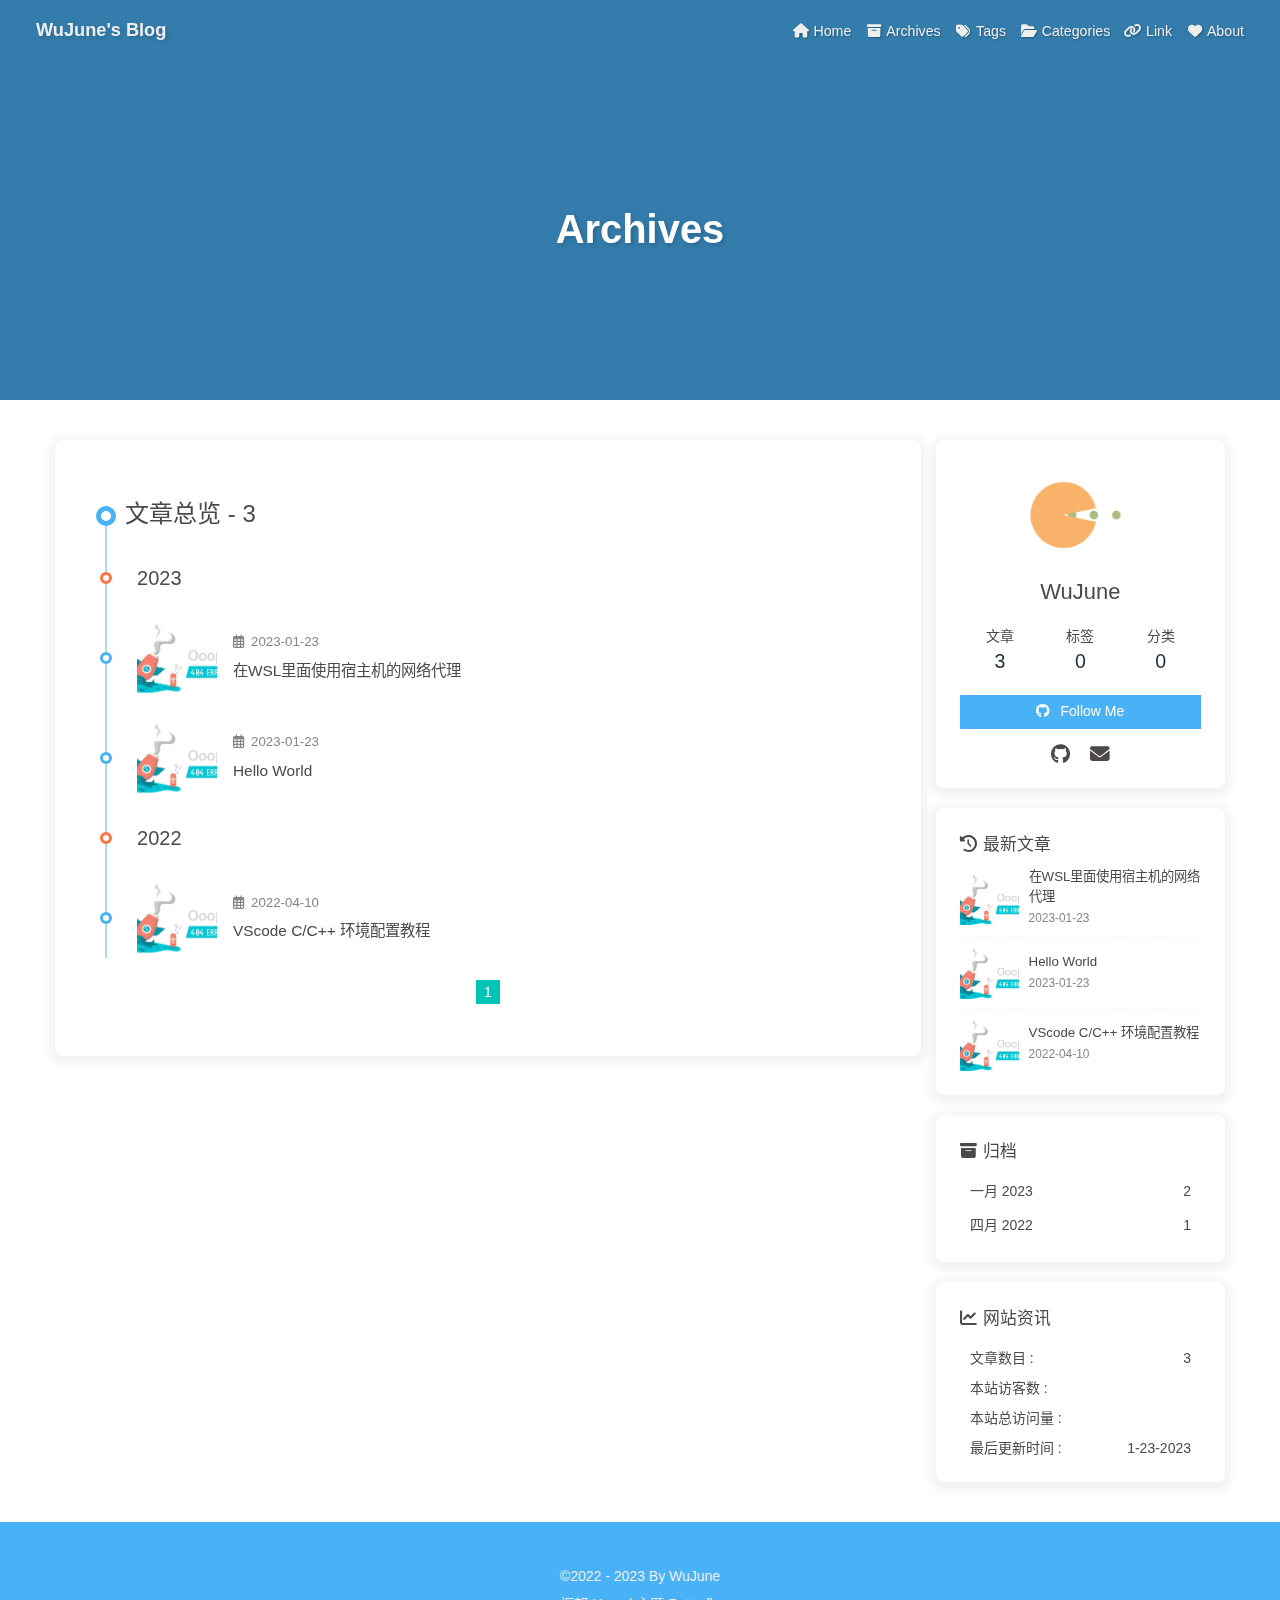
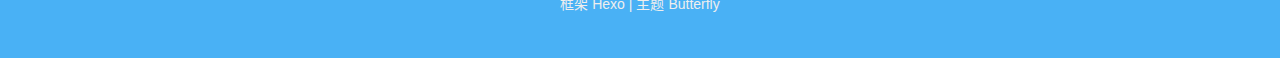
<file: archives/index.html>
<!DOCTYPE html><html lang="zh-CN" data-theme="light"><head><meta charset="UTF-8"><meta http-equiv="X-UA-Compatible" content="IE=edge"><meta name="viewport" content="width=device-width, initial-scale=1.0, maximum-scale=1.0, user-scalable=no"><title>Archives | WuJune's Blog</title><meta name="author" content="WuJune"><meta name="copyright" content="WuJune"><meta name="format-detection" content="telephone=no"><meta name="theme-color" content="#ffffff"><meta property="og:type" content="website">
<meta property="og:title" content="WuJune&#39;s Blog">
<meta property="og:url" content="https://wujune.github.io/archives/index.html">
<meta property="og:site_name" content="WuJune&#39;s Blog">
<meta property="og:locale" content="zh_CN">
<meta property="og:image" content="https://avatars.githubusercontent.com/u/16255354?v=4">
<meta property="article:author" content="WuJune">
<meta name="twitter:card" content="summary">
<meta name="twitter:image" content="https://avatars.githubusercontent.com/u/16255354?v=4"><link rel="shortcut icon" href="https://avatars.githubusercontent.com/u/16255354?s=40&v=4"><link rel="canonical" href="https://wujune.github.io/archives/"><link rel="preconnect" href="//cdn.jsdelivr.net"/><link rel="preconnect" href="//busuanzi.ibruce.info"/><link rel="stylesheet" href="/css/index.css"><link rel="stylesheet" href="https://cdn.jsdelivr.net/npm/@fortawesome/fontawesome-free@6/css/all.min.css" media="print" onload="this.media='all'"><link rel="stylesheet" href="https://cdn.jsdelivr.net/npm/@fancyapps/ui/dist/fancybox.css" media="print" onload="this.media='all'"><script>const GLOBAL_CONFIG = { 
  root: '/',
  algolia: undefined,
  localSearch: undefined,
  translate: undefined,
  noticeOutdate: undefined,
  highlight: {"plugin":"highlighjs","highlightCopy":true,"highlightLang":true,"highlightHeightLimit":false},
  copy: {
    success: '复制成功',
    error: '复制错误',
    noSupport: '浏览器不支持'
  },
  relativeDate: {
    homepage: false,
    post: false
  },
  runtime: '',
  date_suffix: {
    just: '刚刚',
    min: '分钟前',
    hour: '小时前',
    day: '天前',
    month: '个月前'
  },
  copyright: undefined,
  lightbox: 'fancybox',
  Snackbar: undefined,
  source: {
    justifiedGallery: {
      js: 'https://cdn.jsdelivr.net/npm/flickr-justified-gallery@2/dist/fjGallery.min.js',
      css: 'https://cdn.jsdelivr.net/npm/flickr-justified-gallery@2/dist/fjGallery.min.css'
    }
  },
  isPhotoFigcaption: false,
  islazyload: false,
  isAnchor: false
}</script><script id="config-diff">var GLOBAL_CONFIG_SITE = {
  title: 'Archives',
  isPost: false,
  isHome: false,
  isHighlightShrink: false,
  isToc: false,
  postUpdate: '2023-01-23 20:03:24'
}</script><noscript><style type="text/css">
  #nav {
    opacity: 1
  }
  .justified-gallery img {
    opacity: 1
  }

  #recent-posts time,
  #post-meta time {
    display: inline !important
  }
</style></noscript><script>(win=>{
    win.saveToLocal = {
      set: function setWithExpiry(key, value, ttl) {
        if (ttl === 0) return
        const now = new Date()
        const expiryDay = ttl * 86400000
        const item = {
          value: value,
          expiry: now.getTime() + expiryDay,
        }
        localStorage.setItem(key, JSON.stringify(item))
      },

      get: function getWithExpiry(key) {
        const itemStr = localStorage.getItem(key)

        if (!itemStr) {
          return undefined
        }
        const item = JSON.parse(itemStr)
        const now = new Date()

        if (now.getTime() > item.expiry) {
          localStorage.removeItem(key)
          return undefined
        }
        return item.value
      }
    }
  
    win.getScript = url => new Promise((resolve, reject) => {
      const script = document.createElement('script')
      script.src = url
      script.async = true
      script.onerror = reject
      script.onload = script.onreadystatechange = function() {
        const loadState = this.readyState
        if (loadState && loadState !== 'loaded' && loadState !== 'complete') return
        script.onload = script.onreadystatechange = null
        resolve()
      }
      document.head.appendChild(script)
    })
  
      win.activateDarkMode = function () {
        document.documentElement.setAttribute('data-theme', 'dark')
        if (document.querySelector('meta[name="theme-color"]') !== null) {
          document.querySelector('meta[name="theme-color"]').setAttribute('content', '#0d0d0d')
        }
      }
      win.activateLightMode = function () {
        document.documentElement.setAttribute('data-theme', 'light')
        if (document.querySelector('meta[name="theme-color"]') !== null) {
          document.querySelector('meta[name="theme-color"]').setAttribute('content', '#ffffff')
        }
      }
      const t = saveToLocal.get('theme')
    
          if (t === 'dark') activateDarkMode()
          else if (t === 'light') activateLightMode()
        
      const asideStatus = saveToLocal.get('aside-status')
      if (asideStatus !== undefined) {
        if (asideStatus === 'hide') {
          document.documentElement.classList.add('hide-aside')
        } else {
          document.documentElement.classList.remove('hide-aside')
        }
      }
    
    const detectApple = () => {
      if(/iPad|iPhone|iPod|Macintosh/.test(navigator.userAgent)){
        document.documentElement.classList.add('apple')
      }
    }
    detectApple()
    })(window)</script><meta name="generator" content="Hexo 6.1.0"></head><body><div id="web_bg"></div><div id="sidebar"><div id="menu-mask"></div><div id="sidebar-menus"><div class="avatar-img is-center"><img src="https://avatars.githubusercontent.com/u/16255354?v=4" onerror="onerror=null;src='/img/friend_404.gif'" alt="avatar"/></div><div class="site-data is-center"><div class="data-item"><a href="/archives/"><div class="headline">文章</div><div class="length-num">3</div></a></div><div class="data-item"><a href="/tags/"><div class="headline">标签</div><div class="length-num">0</div></a></div><div class="data-item"><a href="/categories/"><div class="headline">分类</div><div class="length-num">0</div></a></div></div><hr/><div class="menus_items"><div class="menus_item"><a class="site-page" href="/"><i class="fa-fw fas fa-home"></i><span> Home</span></a></div><div class="menus_item"><a class="site-page" href="/archives/"><i class="fa-fw fas fa-archive"></i><span> Archives</span></a></div><div class="menus_item"><a class="site-page" href="/tags/"><i class="fa-fw fas fa-tags"></i><span> Tags</span></a></div><div class="menus_item"><a class="site-page" href="/categories/"><i class="fa-fw fas fa-folder-open"></i><span> Categories</span></a></div><div class="menus_item"><a class="site-page" href="/link/"><i class="fa-fw fas fa-link"></i><span> Link</span></a></div><div class="menus_item"><a class="site-page" href="/about/"><i class="fa-fw fas fa-heart"></i><span> About</span></a></div></div></div></div><div class="page" id="body-wrap"><header class="not-home-page" id="page-header" style="background-image: url('https://wallpaperaccess.com/full/3520357.png')"><nav id="nav"><span id="blog_name"><a id="site-name" href="/">WuJune's Blog</a></span><div id="menus"><div class="menus_items"><div class="menus_item"><a class="site-page" href="/"><i class="fa-fw fas fa-home"></i><span> Home</span></a></div><div class="menus_item"><a class="site-page" href="/archives/"><i class="fa-fw fas fa-archive"></i><span> Archives</span></a></div><div class="menus_item"><a class="site-page" href="/tags/"><i class="fa-fw fas fa-tags"></i><span> Tags</span></a></div><div class="menus_item"><a class="site-page" href="/categories/"><i class="fa-fw fas fa-folder-open"></i><span> Categories</span></a></div><div class="menus_item"><a class="site-page" href="/link/"><i class="fa-fw fas fa-link"></i><span> Link</span></a></div><div class="menus_item"><a class="site-page" href="/about/"><i class="fa-fw fas fa-heart"></i><span> About</span></a></div></div><div id="toggle-menu"><a class="site-page"><i class="fas fa-bars fa-fw"></i></a></div></div></nav><div id="page-site-info"><h1 id="site-title">Archives</h1></div></header><main class="layout" id="content-inner"><div id="archive"><div class="article-sort-title">文章总览 - 3</div><div class="article-sort"><div class="article-sort-item year">2023</div><div class="article-sort-item"><a class="article-sort-item-img" href="/2023/01/23/%E5%9C%A8WSL%E9%87%8C%E9%9D%A2%E4%BD%BF%E7%94%A8%E5%AE%BF%E4%B8%BB%E6%9C%BA%E7%9A%84%E7%BD%91%E7%BB%9C%E4%BB%A3%E7%90%86/" title="在WSL里面使用宿主机的网络代理"><img src="https://wallpaperaccess.com/full/3520357.png" alt="在WSL里面使用宿主机的网络代理" onerror="this.onerror=null;this.src='/img/404.jpg'"></a><div class="article-sort-item-info"><div class="article-sort-item-time"><i class="far fa-calendar-alt"></i><time class="post-meta-date-created" datetime="2023-01-23T11:33:39.000Z" title="发表于 2023-01-23 19:33:39">2023-01-23</time></div><a class="article-sort-item-title" href="/2023/01/23/%E5%9C%A8WSL%E9%87%8C%E9%9D%A2%E4%BD%BF%E7%94%A8%E5%AE%BF%E4%B8%BB%E6%9C%BA%E7%9A%84%E7%BD%91%E7%BB%9C%E4%BB%A3%E7%90%86/" title="在WSL里面使用宿主机的网络代理">在WSL里面使用宿主机的网络代理</a></div></div><div class="article-sort-item"><a class="article-sort-item-img" href="/2023/01/23/hello-world/" title="Hello World"><img src="https://wallpaperaccess.com/full/3520357.png" alt="Hello World" onerror="this.onerror=null;this.src='/img/404.jpg'"></a><div class="article-sort-item-info"><div class="article-sort-item-time"><i class="far fa-calendar-alt"></i><time class="post-meta-date-created" datetime="2023-01-23T08:54:07.912Z" title="发表于 2023-01-23 16:54:07">2023-01-23</time></div><a class="article-sort-item-title" href="/2023/01/23/hello-world/" title="Hello World">Hello World</a></div></div><div class="article-sort-item year">2022</div><div class="article-sort-item"><a class="article-sort-item-img" href="/2022/04/10/VScode-C-C-%E7%8E%AF%E5%A2%83%E9%85%8D%E7%BD%AE%E8%AF%A6%E8%A7%A3/" title="VScode C/C++ 环境配置教程"><img src="https://wallpaperaccess.com/full/3520357.png" alt="VScode C/C++ 环境配置教程" onerror="this.onerror=null;this.src='/img/404.jpg'"></a><div class="article-sort-item-info"><div class="article-sort-item-time"><i class="far fa-calendar-alt"></i><time class="post-meta-date-created" datetime="2022-04-10T09:02:54.000Z" title="发表于 2022-04-10 17:02:54">2022-04-10</time></div><a class="article-sort-item-title" href="/2022/04/10/VScode-C-C-%E7%8E%AF%E5%A2%83%E9%85%8D%E7%BD%AE%E8%AF%A6%E8%A7%A3/" title="VScode C/C++ 环境配置教程">VScode C/C++ 环境配置教程</a></div></div></div><nav id="pagination"><div class="pagination"><span class="page-number current">1</span></div></nav></div><div class="aside-content" id="aside-content"><div class="card-widget card-info"><div class="is-center"><div class="avatar-img"><img src="https://avatars.githubusercontent.com/u/16255354?v=4" onerror="this.onerror=null;this.src='/img/friend_404.gif'" alt="avatar"/></div><div class="author-info__name">WuJune</div><div class="author-info__description"></div></div><div class="card-info-data is-center"><div class="card-info-data-item"><a href="/archives/"><div class="headline">文章</div><div class="length-num">3</div></a></div><div class="card-info-data-item"><a href="/tags/"><div class="headline">标签</div><div class="length-num">0</div></a></div><div class="card-info-data-item"><a href="/categories/"><div class="headline">分类</div><div class="length-num">0</div></a></div></div><a id="card-info-btn" target="_blank" rel="noopener" href="https://github.com/WuJune"><i class="fab fa-github"></i><span>Follow Me</span></a><div class="card-info-social-icons is-center"><a class="social-icon" href="https://github.com/WuJune" target="_blank" title="Github"><i class="fab fa-github"></i></a><a class="social-icon" href="mailto:WuJune000@Outlook.com" target="_blank" title="Email"><i class="fas fa-envelope"></i></a></div></div><div class="sticky_layout"><div class="card-widget card-recent-post"><div class="item-headline"><i class="fas fa-history"></i><span>最新文章</span></div><div class="aside-list"><div class="aside-list-item"><a class="thumbnail" href="/2023/01/23/%E5%9C%A8WSL%E9%87%8C%E9%9D%A2%E4%BD%BF%E7%94%A8%E5%AE%BF%E4%B8%BB%E6%9C%BA%E7%9A%84%E7%BD%91%E7%BB%9C%E4%BB%A3%E7%90%86/" title="在WSL里面使用宿主机的网络代理"><img src="https://wallpaperaccess.com/full/3520357.png" onerror="this.onerror=null;this.src='/img/404.jpg'" alt="在WSL里面使用宿主机的网络代理"/></a><div class="content"><a class="title" href="/2023/01/23/%E5%9C%A8WSL%E9%87%8C%E9%9D%A2%E4%BD%BF%E7%94%A8%E5%AE%BF%E4%B8%BB%E6%9C%BA%E7%9A%84%E7%BD%91%E7%BB%9C%E4%BB%A3%E7%90%86/" title="在WSL里面使用宿主机的网络代理">在WSL里面使用宿主机的网络代理</a><time datetime="2023-01-23T11:33:39.000Z" title="发表于 2023-01-23 19:33:39">2023-01-23</time></div></div><div class="aside-list-item"><a class="thumbnail" href="/2023/01/23/hello-world/" title="Hello World"><img src="https://wallpaperaccess.com/full/3520357.png" onerror="this.onerror=null;this.src='/img/404.jpg'" alt="Hello World"/></a><div class="content"><a class="title" href="/2023/01/23/hello-world/" title="Hello World">Hello World</a><time datetime="2023-01-23T08:54:07.912Z" title="发表于 2023-01-23 16:54:07">2023-01-23</time></div></div><div class="aside-list-item"><a class="thumbnail" href="/2022/04/10/VScode-C-C-%E7%8E%AF%E5%A2%83%E9%85%8D%E7%BD%AE%E8%AF%A6%E8%A7%A3/" title="VScode C/C++ 环境配置教程"><img src="https://wallpaperaccess.com/full/3520357.png" onerror="this.onerror=null;this.src='/img/404.jpg'" alt="VScode C/C++ 环境配置教程"/></a><div class="content"><a class="title" href="/2022/04/10/VScode-C-C-%E7%8E%AF%E5%A2%83%E9%85%8D%E7%BD%AE%E8%AF%A6%E8%A7%A3/" title="VScode C/C++ 环境配置教程">VScode C/C++ 环境配置教程</a><time datetime="2022-04-10T09:02:54.000Z" title="发表于 2022-04-10 17:02:54">2022-04-10</time></div></div></div></div><div class="card-widget card-archives"><div class="item-headline"><i class="fas fa-archive"></i><span>归档</span></div><ul class="card-archive-list"><li class="card-archive-list-item"><a class="card-archive-list-link" href="/archives/2023/01/"><span class="card-archive-list-date">一月 2023</span><span class="card-archive-list-count">2</span></a></li><li class="card-archive-list-item"><a class="card-archive-list-link" href="/archives/2022/04/"><span class="card-archive-list-date">四月 2022</span><span class="card-archive-list-count">1</span></a></li></ul></div><div class="card-widget card-webinfo"><div class="item-headline"><i class="fas fa-chart-line"></i><span>网站资讯</span></div><div class="webinfo"><div class="webinfo-item"><div class="item-name">文章数目 :</div><div class="item-count">3</div></div><div class="webinfo-item"><div class="item-name">本站访客数 :</div><div class="item-count" id="busuanzi_value_site_uv"></div></div><div class="webinfo-item"><div class="item-name">本站总访问量 :</div><div class="item-count" id="busuanzi_value_site_pv"></div></div><div class="webinfo-item"><div class="item-name">最后更新时间 :</div><div class="item-count" id="last-push-date" data-lastPushDate="2023-01-23T12:03:24.068Z"></div></div></div></div></div></div></main><footer id="footer"><div id="footer-wrap"><div class="copyright">&copy;2022 - 2023 By WuJune</div><div class="framework-info"><span>框架 </span><a target="_blank" rel="noopener" href="https://hexo.io">Hexo</a><span class="footer-separator">|</span><span>主题 </span><a target="_blank" rel="noopener" href="https://github.com/jerryc127/hexo-theme-butterfly">Butterfly</a></div></div></footer></div><div id="rightside"><div id="rightside-config-hide"><button id="darkmode" type="button" title="浅色和深色模式转换"><i class="fas fa-adjust"></i></button><button id="hide-aside-btn" type="button" title="单栏和双栏切换"><i class="fas fa-arrows-alt-h"></i></button></div><div id="rightside-config-show"><button id="rightside_config" type="button" title="设置"><i class="fas fa-cog fa-spin"></i></button><button id="go-up" type="button" title="回到顶部"><i class="fas fa-arrow-up"></i></button></div></div><div><script src="/js/utils.js"></script><script src="/js/main.js"></script><script src="https://cdn.jsdelivr.net/npm/@fancyapps/ui/dist/fancybox.umd.js"></script><div class="js-pjax"></div><script async data-pjax src="//busuanzi.ibruce.info/busuanzi/2.3/busuanzi.pure.mini.js"></script></div></body></html>
</file>
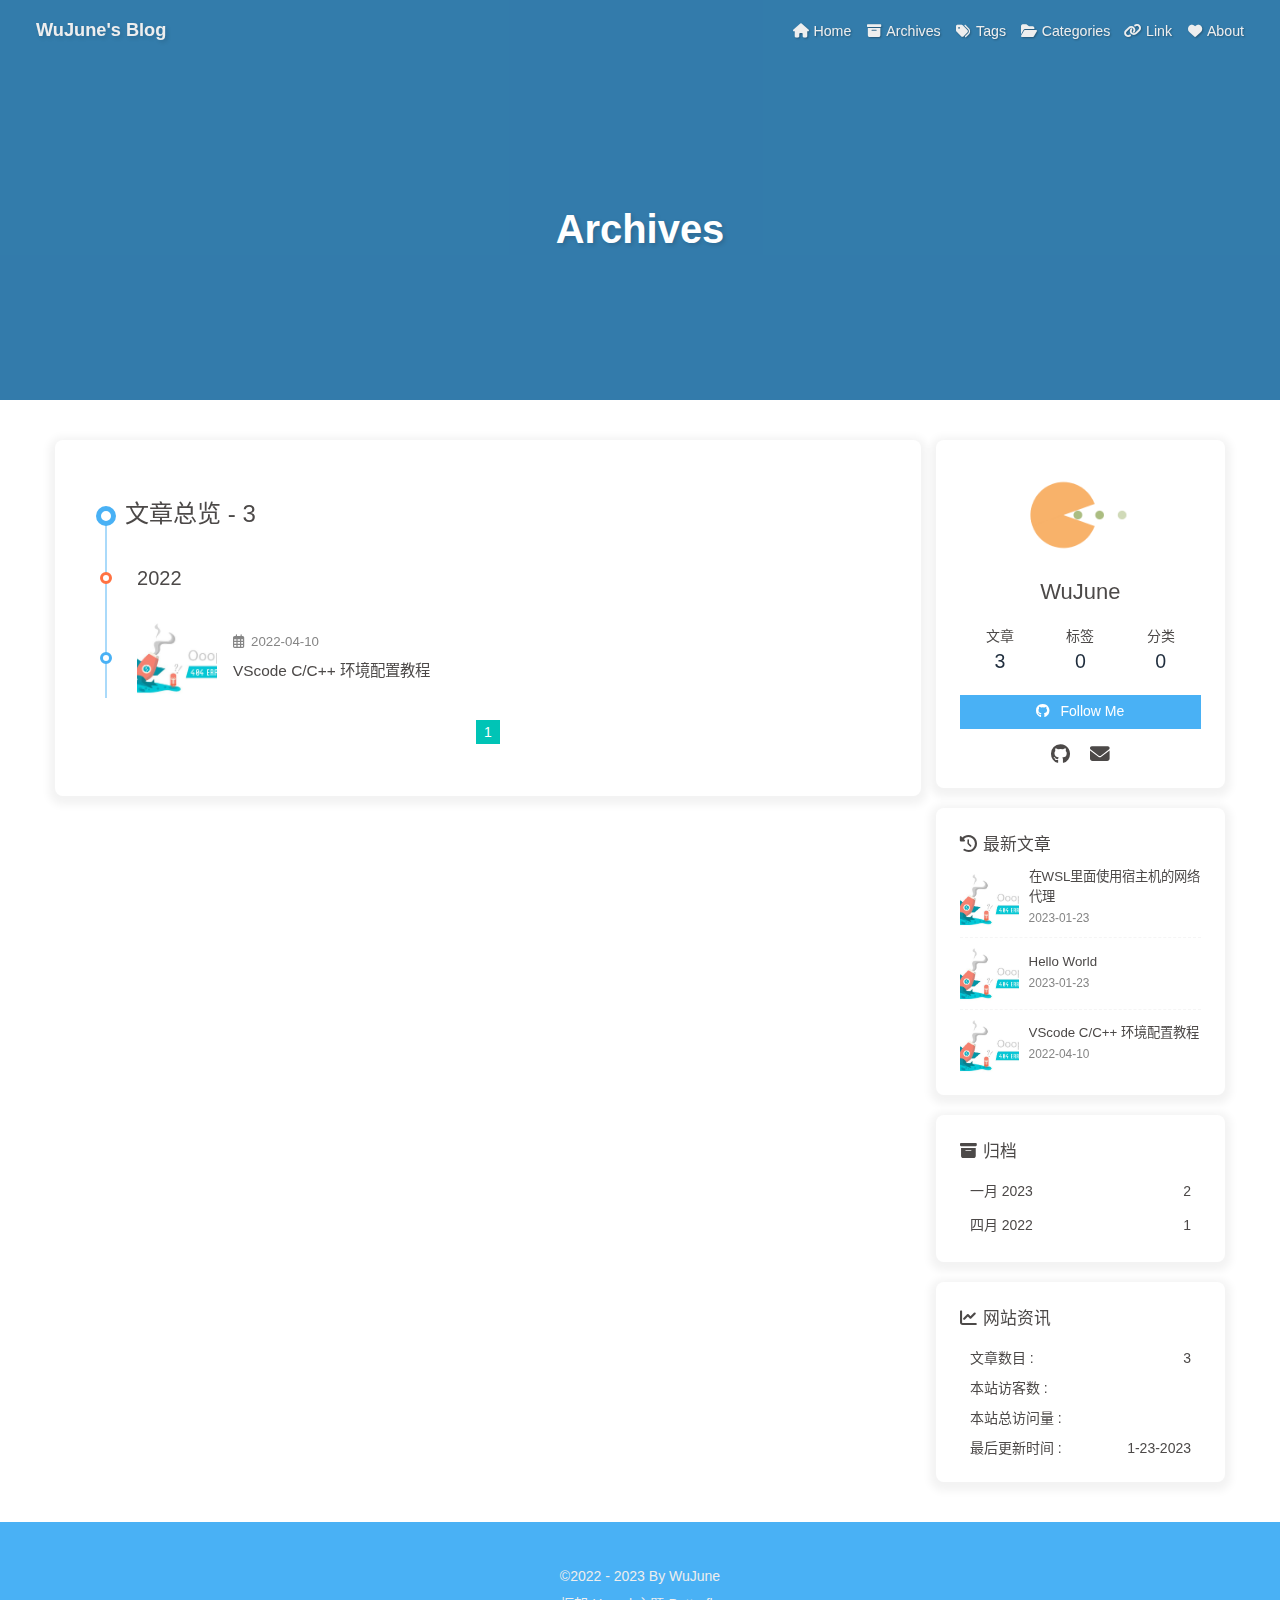
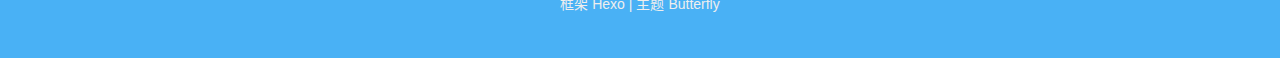
<file: archives/2022/index.html>
<!DOCTYPE html><html lang="zh-CN" data-theme="light"><head><meta charset="UTF-8"><meta http-equiv="X-UA-Compatible" content="IE=edge"><meta name="viewport" content="width=device-width, initial-scale=1.0, maximum-scale=1.0, user-scalable=no"><title>Archives | WuJune's Blog</title><meta name="author" content="WuJune"><meta name="copyright" content="WuJune"><meta name="format-detection" content="telephone=no"><meta name="theme-color" content="#ffffff"><meta property="og:type" content="website">
<meta property="og:title" content="WuJune&#39;s Blog">
<meta property="og:url" content="https://wujune.github.io/archives/2022/index.html">
<meta property="og:site_name" content="WuJune&#39;s Blog">
<meta property="og:locale" content="zh_CN">
<meta property="og:image" content="https://avatars.githubusercontent.com/u/16255354?v=4">
<meta property="article:author" content="WuJune">
<meta name="twitter:card" content="summary">
<meta name="twitter:image" content="https://avatars.githubusercontent.com/u/16255354?v=4"><link rel="shortcut icon" href="https://avatars.githubusercontent.com/u/16255354?s=40&v=4"><link rel="canonical" href="https://wujune.github.io/archives/2022/"><link rel="preconnect" href="//cdn.jsdelivr.net"/><link rel="preconnect" href="//busuanzi.ibruce.info"/><link rel="stylesheet" href="/css/index.css"><link rel="stylesheet" href="https://cdn.jsdelivr.net/npm/@fortawesome/fontawesome-free@6/css/all.min.css" media="print" onload="this.media='all'"><link rel="stylesheet" href="https://cdn.jsdelivr.net/npm/@fancyapps/ui/dist/fancybox.css" media="print" onload="this.media='all'"><script>const GLOBAL_CONFIG = { 
  root: '/',
  algolia: undefined,
  localSearch: undefined,
  translate: undefined,
  noticeOutdate: undefined,
  highlight: {"plugin":"highlighjs","highlightCopy":true,"highlightLang":true,"highlightHeightLimit":false},
  copy: {
    success: '复制成功',
    error: '复制错误',
    noSupport: '浏览器不支持'
  },
  relativeDate: {
    homepage: false,
    post: false
  },
  runtime: '',
  date_suffix: {
    just: '刚刚',
    min: '分钟前',
    hour: '小时前',
    day: '天前',
    month: '个月前'
  },
  copyright: undefined,
  lightbox: 'fancybox',
  Snackbar: undefined,
  source: {
    justifiedGallery: {
      js: 'https://cdn.jsdelivr.net/npm/flickr-justified-gallery@2/dist/fjGallery.min.js',
      css: 'https://cdn.jsdelivr.net/npm/flickr-justified-gallery@2/dist/fjGallery.min.css'
    }
  },
  isPhotoFigcaption: false,
  islazyload: false,
  isAnchor: false
}</script><script id="config-diff">var GLOBAL_CONFIG_SITE = {
  title: 'Archives',
  isPost: false,
  isHome: false,
  isHighlightShrink: false,
  isToc: false,
  postUpdate: '2023-01-23 20:03:24'
}</script><noscript><style type="text/css">
  #nav {
    opacity: 1
  }
  .justified-gallery img {
    opacity: 1
  }

  #recent-posts time,
  #post-meta time {
    display: inline !important
  }
</style></noscript><script>(win=>{
    win.saveToLocal = {
      set: function setWithExpiry(key, value, ttl) {
        if (ttl === 0) return
        const now = new Date()
        const expiryDay = ttl * 86400000
        const item = {
          value: value,
          expiry: now.getTime() + expiryDay,
        }
        localStorage.setItem(key, JSON.stringify(item))
      },

      get: function getWithExpiry(key) {
        const itemStr = localStorage.getItem(key)

        if (!itemStr) {
          return undefined
        }
        const item = JSON.parse(itemStr)
        const now = new Date()

        if (now.getTime() > item.expiry) {
          localStorage.removeItem(key)
          return undefined
        }
        return item.value
      }
    }
  
    win.getScript = url => new Promise((resolve, reject) => {
      const script = document.createElement('script')
      script.src = url
      script.async = true
      script.onerror = reject
      script.onload = script.onreadystatechange = function() {
        const loadState = this.readyState
        if (loadState && loadState !== 'loaded' && loadState !== 'complete') return
        script.onload = script.onreadystatechange = null
        resolve()
      }
      document.head.appendChild(script)
    })
  
      win.activateDarkMode = function () {
        document.documentElement.setAttribute('data-theme', 'dark')
        if (document.querySelector('meta[name="theme-color"]') !== null) {
          document.querySelector('meta[name="theme-color"]').setAttribute('content', '#0d0d0d')
        }
      }
      win.activateLightMode = function () {
        document.documentElement.setAttribute('data-theme', 'light')
        if (document.querySelector('meta[name="theme-color"]') !== null) {
          document.querySelector('meta[name="theme-color"]').setAttribute('content', '#ffffff')
        }
      }
      const t = saveToLocal.get('theme')
    
          if (t === 'dark') activateDarkMode()
          else if (t === 'light') activateLightMode()
        
      const asideStatus = saveToLocal.get('aside-status')
      if (asideStatus !== undefined) {
        if (asideStatus === 'hide') {
          document.documentElement.classList.add('hide-aside')
        } else {
          document.documentElement.classList.remove('hide-aside')
        }
      }
    
    const detectApple = () => {
      if(/iPad|iPhone|iPod|Macintosh/.test(navigator.userAgent)){
        document.documentElement.classList.add('apple')
      }
    }
    detectApple()
    })(window)</script><meta name="generator" content="Hexo 6.1.0"></head><body><div id="web_bg"></div><div id="sidebar"><div id="menu-mask"></div><div id="sidebar-menus"><div class="avatar-img is-center"><img src="https://avatars.githubusercontent.com/u/16255354?v=4" onerror="onerror=null;src='/img/friend_404.gif'" alt="avatar"/></div><div class="site-data is-center"><div class="data-item"><a href="/archives/"><div class="headline">文章</div><div class="length-num">3</div></a></div><div class="data-item"><a href="/tags/"><div class="headline">标签</div><div class="length-num">0</div></a></div><div class="data-item"><a href="/categories/"><div class="headline">分类</div><div class="length-num">0</div></a></div></div><hr/><div class="menus_items"><div class="menus_item"><a class="site-page" href="/"><i class="fa-fw fas fa-home"></i><span> Home</span></a></div><div class="menus_item"><a class="site-page" href="/archives/"><i class="fa-fw fas fa-archive"></i><span> Archives</span></a></div><div class="menus_item"><a class="site-page" href="/tags/"><i class="fa-fw fas fa-tags"></i><span> Tags</span></a></div><div class="menus_item"><a class="site-page" href="/categories/"><i class="fa-fw fas fa-folder-open"></i><span> Categories</span></a></div><div class="menus_item"><a class="site-page" href="/link/"><i class="fa-fw fas fa-link"></i><span> Link</span></a></div><div class="menus_item"><a class="site-page" href="/about/"><i class="fa-fw fas fa-heart"></i><span> About</span></a></div></div></div></div><div class="page" id="body-wrap"><header class="not-home-page" id="page-header" style="background-image: url('https://wallpaperaccess.com/full/3520357.png')"><nav id="nav"><span id="blog_name"><a id="site-name" href="/">WuJune's Blog</a></span><div id="menus"><div class="menus_items"><div class="menus_item"><a class="site-page" href="/"><i class="fa-fw fas fa-home"></i><span> Home</span></a></div><div class="menus_item"><a class="site-page" href="/archives/"><i class="fa-fw fas fa-archive"></i><span> Archives</span></a></div><div class="menus_item"><a class="site-page" href="/tags/"><i class="fa-fw fas fa-tags"></i><span> Tags</span></a></div><div class="menus_item"><a class="site-page" href="/categories/"><i class="fa-fw fas fa-folder-open"></i><span> Categories</span></a></div><div class="menus_item"><a class="site-page" href="/link/"><i class="fa-fw fas fa-link"></i><span> Link</span></a></div><div class="menus_item"><a class="site-page" href="/about/"><i class="fa-fw fas fa-heart"></i><span> About</span></a></div></div><div id="toggle-menu"><a class="site-page"><i class="fas fa-bars fa-fw"></i></a></div></div></nav><div id="page-site-info"><h1 id="site-title">Archives</h1></div></header><main class="layout" id="content-inner"><div id="archive"><div class="article-sort-title">文章总览 - 3</div><div class="article-sort"><div class="article-sort-item year">2022</div><div class="article-sort-item"><a class="article-sort-item-img" href="/2022/04/10/VScode-C-C-%E7%8E%AF%E5%A2%83%E9%85%8D%E7%BD%AE%E8%AF%A6%E8%A7%A3/" title="VScode C/C++ 环境配置教程"><img src="https://wallpaperaccess.com/full/3520357.png" alt="VScode C/C++ 环境配置教程" onerror="this.onerror=null;this.src='/img/404.jpg'"></a><div class="article-sort-item-info"><div class="article-sort-item-time"><i class="far fa-calendar-alt"></i><time class="post-meta-date-created" datetime="2022-04-10T09:02:54.000Z" title="发表于 2022-04-10 17:02:54">2022-04-10</time></div><a class="article-sort-item-title" href="/2022/04/10/VScode-C-C-%E7%8E%AF%E5%A2%83%E9%85%8D%E7%BD%AE%E8%AF%A6%E8%A7%A3/" title="VScode C/C++ 环境配置教程">VScode C/C++ 环境配置教程</a></div></div></div><nav id="pagination"><div class="pagination"><span class="page-number current">1</span></div></nav></div><div class="aside-content" id="aside-content"><div class="card-widget card-info"><div class="is-center"><div class="avatar-img"><img src="https://avatars.githubusercontent.com/u/16255354?v=4" onerror="this.onerror=null;this.src='/img/friend_404.gif'" alt="avatar"/></div><div class="author-info__name">WuJune</div><div class="author-info__description"></div></div><div class="card-info-data is-center"><div class="card-info-data-item"><a href="/archives/"><div class="headline">文章</div><div class="length-num">3</div></a></div><div class="card-info-data-item"><a href="/tags/"><div class="headline">标签</div><div class="length-num">0</div></a></div><div class="card-info-data-item"><a href="/categories/"><div class="headline">分类</div><div class="length-num">0</div></a></div></div><a id="card-info-btn" target="_blank" rel="noopener" href="https://github.com/WuJune"><i class="fab fa-github"></i><span>Follow Me</span></a><div class="card-info-social-icons is-center"><a class="social-icon" href="https://github.com/WuJune" target="_blank" title="Github"><i class="fab fa-github"></i></a><a class="social-icon" href="mailto:WuJune000@Outlook.com" target="_blank" title="Email"><i class="fas fa-envelope"></i></a></div></div><div class="sticky_layout"><div class="card-widget card-recent-post"><div class="item-headline"><i class="fas fa-history"></i><span>最新文章</span></div><div class="aside-list"><div class="aside-list-item"><a class="thumbnail" href="/2023/01/23/%E5%9C%A8WSL%E9%87%8C%E9%9D%A2%E4%BD%BF%E7%94%A8%E5%AE%BF%E4%B8%BB%E6%9C%BA%E7%9A%84%E7%BD%91%E7%BB%9C%E4%BB%A3%E7%90%86/" title="在WSL里面使用宿主机的网络代理"><img src="https://wallpaperaccess.com/full/3520357.png" onerror="this.onerror=null;this.src='/img/404.jpg'" alt="在WSL里面使用宿主机的网络代理"/></a><div class="content"><a class="title" href="/2023/01/23/%E5%9C%A8WSL%E9%87%8C%E9%9D%A2%E4%BD%BF%E7%94%A8%E5%AE%BF%E4%B8%BB%E6%9C%BA%E7%9A%84%E7%BD%91%E7%BB%9C%E4%BB%A3%E7%90%86/" title="在WSL里面使用宿主机的网络代理">在WSL里面使用宿主机的网络代理</a><time datetime="2023-01-23T11:33:39.000Z" title="发表于 2023-01-23 19:33:39">2023-01-23</time></div></div><div class="aside-list-item"><a class="thumbnail" href="/2023/01/23/hello-world/" title="Hello World"><img src="https://wallpaperaccess.com/full/3520357.png" onerror="this.onerror=null;this.src='/img/404.jpg'" alt="Hello World"/></a><div class="content"><a class="title" href="/2023/01/23/hello-world/" title="Hello World">Hello World</a><time datetime="2023-01-23T08:54:07.912Z" title="发表于 2023-01-23 16:54:07">2023-01-23</time></div></div><div class="aside-list-item"><a class="thumbnail" href="/2022/04/10/VScode-C-C-%E7%8E%AF%E5%A2%83%E9%85%8D%E7%BD%AE%E8%AF%A6%E8%A7%A3/" title="VScode C/C++ 环境配置教程"><img src="https://wallpaperaccess.com/full/3520357.png" onerror="this.onerror=null;this.src='/img/404.jpg'" alt="VScode C/C++ 环境配置教程"/></a><div class="content"><a class="title" href="/2022/04/10/VScode-C-C-%E7%8E%AF%E5%A2%83%E9%85%8D%E7%BD%AE%E8%AF%A6%E8%A7%A3/" title="VScode C/C++ 环境配置教程">VScode C/C++ 环境配置教程</a><time datetime="2022-04-10T09:02:54.000Z" title="发表于 2022-04-10 17:02:54">2022-04-10</time></div></div></div></div><div class="card-widget card-archives"><div class="item-headline"><i class="fas fa-archive"></i><span>归档</span></div><ul class="card-archive-list"><li class="card-archive-list-item"><a class="card-archive-list-link" href="/archives/2023/01/"><span class="card-archive-list-date">一月 2023</span><span class="card-archive-list-count">2</span></a></li><li class="card-archive-list-item"><a class="card-archive-list-link" href="/archives/2022/04/"><span class="card-archive-list-date">四月 2022</span><span class="card-archive-list-count">1</span></a></li></ul></div><div class="card-widget card-webinfo"><div class="item-headline"><i class="fas fa-chart-line"></i><span>网站资讯</span></div><div class="webinfo"><div class="webinfo-item"><div class="item-name">文章数目 :</div><div class="item-count">3</div></div><div class="webinfo-item"><div class="item-name">本站访客数 :</div><div class="item-count" id="busuanzi_value_site_uv"></div></div><div class="webinfo-item"><div class="item-name">本站总访问量 :</div><div class="item-count" id="busuanzi_value_site_pv"></div></div><div class="webinfo-item"><div class="item-name">最后更新时间 :</div><div class="item-count" id="last-push-date" data-lastPushDate="2023-01-23T12:03:24.068Z"></div></div></div></div></div></div></main><footer id="footer"><div id="footer-wrap"><div class="copyright">&copy;2022 - 2023 By WuJune</div><div class="framework-info"><span>框架 </span><a target="_blank" rel="noopener" href="https://hexo.io">Hexo</a><span class="footer-separator">|</span><span>主题 </span><a target="_blank" rel="noopener" href="https://github.com/jerryc127/hexo-theme-butterfly">Butterfly</a></div></div></footer></div><div id="rightside"><div id="rightside-config-hide"><button id="darkmode" type="button" title="浅色和深色模式转换"><i class="fas fa-adjust"></i></button><button id="hide-aside-btn" type="button" title="单栏和双栏切换"><i class="fas fa-arrows-alt-h"></i></button></div><div id="rightside-config-show"><button id="rightside_config" type="button" title="设置"><i class="fas fa-cog fa-spin"></i></button><button id="go-up" type="button" title="回到顶部"><i class="fas fa-arrow-up"></i></button></div></div><div><script src="/js/utils.js"></script><script src="/js/main.js"></script><script src="https://cdn.jsdelivr.net/npm/@fancyapps/ui/dist/fancybox.umd.js"></script><div class="js-pjax"></div><script async data-pjax src="//busuanzi.ibruce.info/busuanzi/2.3/busuanzi.pure.mini.js"></script></div></body></html>
</file>
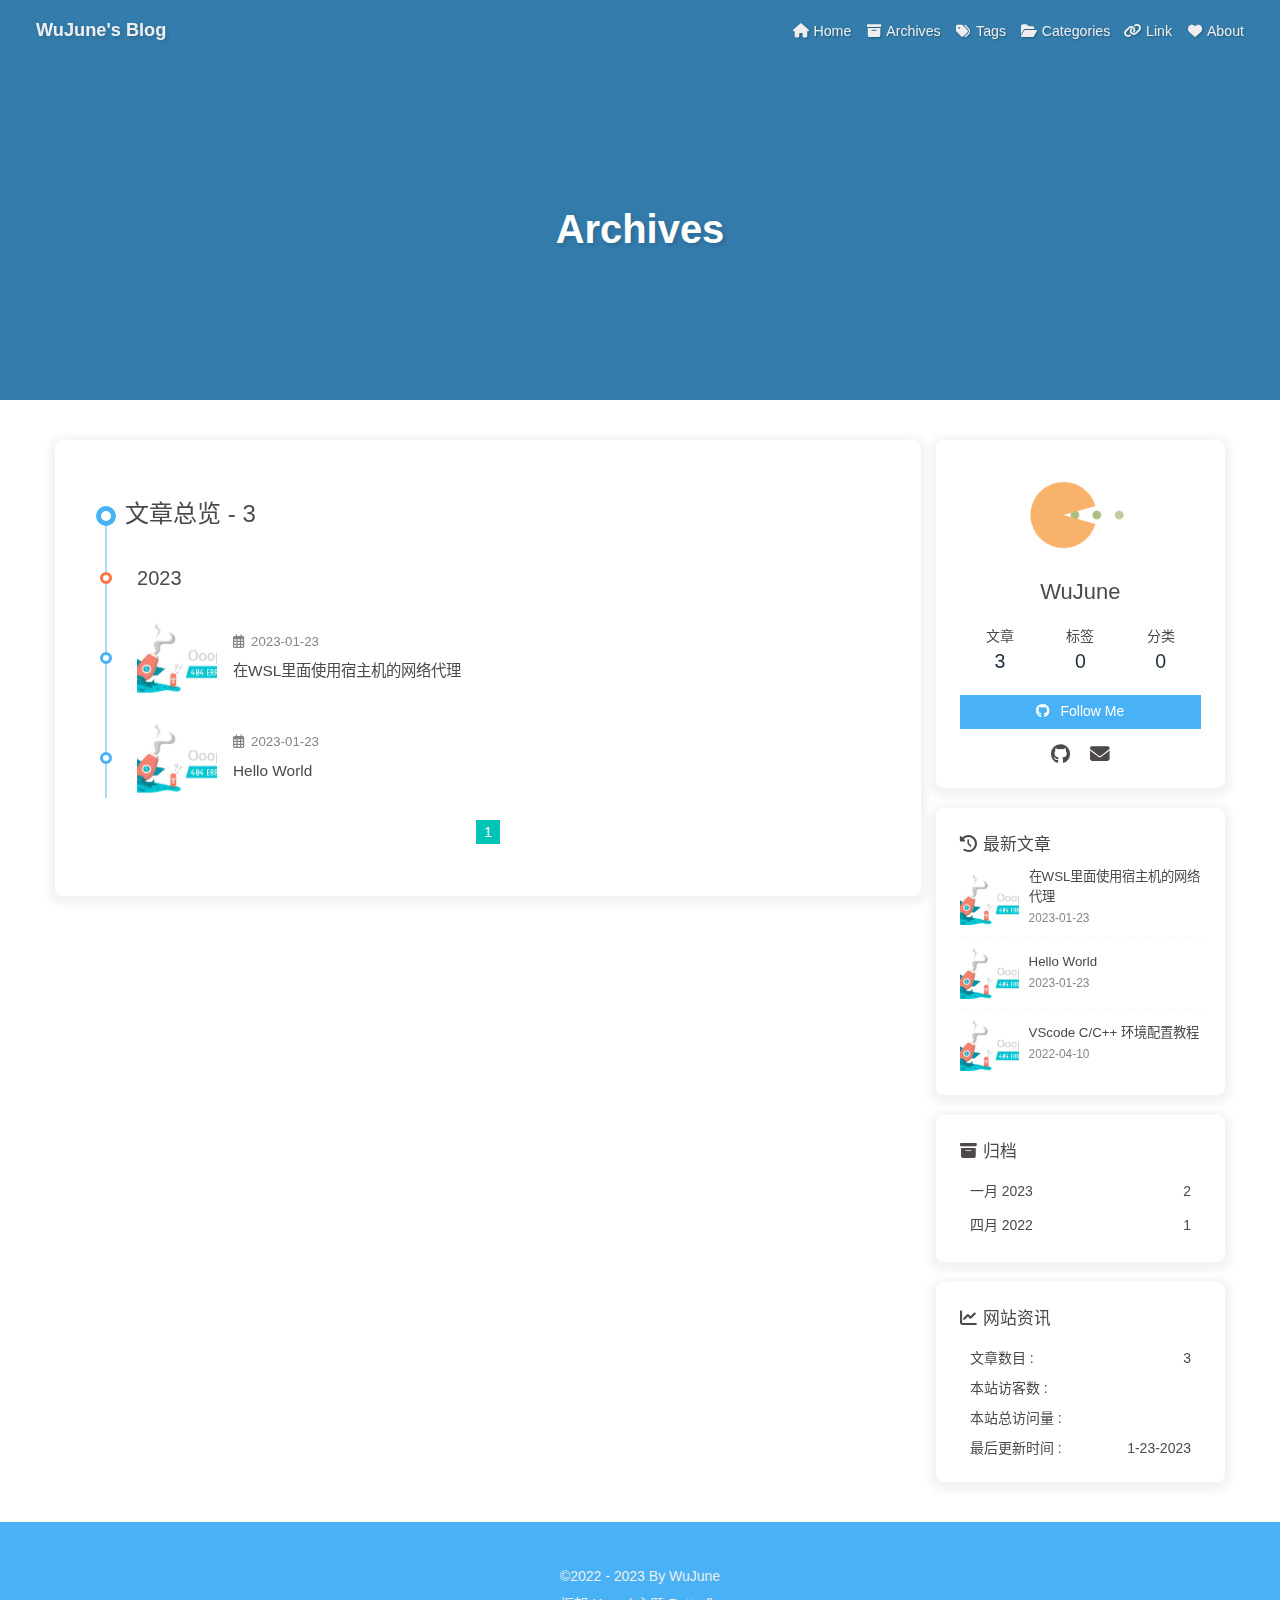
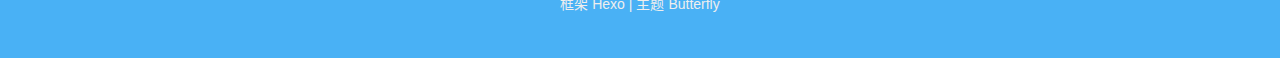
<file: archives/2023/index.html>
<!DOCTYPE html><html lang="zh-CN" data-theme="light"><head><meta charset="UTF-8"><meta http-equiv="X-UA-Compatible" content="IE=edge"><meta name="viewport" content="width=device-width, initial-scale=1.0, maximum-scale=1.0, user-scalable=no"><title>Archives | WuJune's Blog</title><meta name="author" content="WuJune"><meta name="copyright" content="WuJune"><meta name="format-detection" content="telephone=no"><meta name="theme-color" content="#ffffff"><meta property="og:type" content="website">
<meta property="og:title" content="WuJune&#39;s Blog">
<meta property="og:url" content="https://wujune.github.io/archives/2023/index.html">
<meta property="og:site_name" content="WuJune&#39;s Blog">
<meta property="og:locale" content="zh_CN">
<meta property="og:image" content="https://avatars.githubusercontent.com/u/16255354?v=4">
<meta property="article:author" content="WuJune">
<meta name="twitter:card" content="summary">
<meta name="twitter:image" content="https://avatars.githubusercontent.com/u/16255354?v=4"><link rel="shortcut icon" href="https://avatars.githubusercontent.com/u/16255354?s=40&v=4"><link rel="canonical" href="https://wujune.github.io/archives/2023/"><link rel="preconnect" href="//cdn.jsdelivr.net"/><link rel="preconnect" href="//busuanzi.ibruce.info"/><link rel="stylesheet" href="/css/index.css"><link rel="stylesheet" href="https://cdn.jsdelivr.net/npm/@fortawesome/fontawesome-free@6/css/all.min.css" media="print" onload="this.media='all'"><link rel="stylesheet" href="https://cdn.jsdelivr.net/npm/@fancyapps/ui/dist/fancybox.css" media="print" onload="this.media='all'"><script>const GLOBAL_CONFIG = { 
  root: '/',
  algolia: undefined,
  localSearch: undefined,
  translate: undefined,
  noticeOutdate: undefined,
  highlight: {"plugin":"highlighjs","highlightCopy":true,"highlightLang":true,"highlightHeightLimit":false},
  copy: {
    success: '复制成功',
    error: '复制错误',
    noSupport: '浏览器不支持'
  },
  relativeDate: {
    homepage: false,
    post: false
  },
  runtime: '',
  date_suffix: {
    just: '刚刚',
    min: '分钟前',
    hour: '小时前',
    day: '天前',
    month: '个月前'
  },
  copyright: undefined,
  lightbox: 'fancybox',
  Snackbar: undefined,
  source: {
    justifiedGallery: {
      js: 'https://cdn.jsdelivr.net/npm/flickr-justified-gallery@2/dist/fjGallery.min.js',
      css: 'https://cdn.jsdelivr.net/npm/flickr-justified-gallery@2/dist/fjGallery.min.css'
    }
  },
  isPhotoFigcaption: false,
  islazyload: false,
  isAnchor: false
}</script><script id="config-diff">var GLOBAL_CONFIG_SITE = {
  title: 'Archives',
  isPost: false,
  isHome: false,
  isHighlightShrink: false,
  isToc: false,
  postUpdate: '2023-01-23 20:03:24'
}</script><noscript><style type="text/css">
  #nav {
    opacity: 1
  }
  .justified-gallery img {
    opacity: 1
  }

  #recent-posts time,
  #post-meta time {
    display: inline !important
  }
</style></noscript><script>(win=>{
    win.saveToLocal = {
      set: function setWithExpiry(key, value, ttl) {
        if (ttl === 0) return
        const now = new Date()
        const expiryDay = ttl * 86400000
        const item = {
          value: value,
          expiry: now.getTime() + expiryDay,
        }
        localStorage.setItem(key, JSON.stringify(item))
      },

      get: function getWithExpiry(key) {
        const itemStr = localStorage.getItem(key)

        if (!itemStr) {
          return undefined
        }
        const item = JSON.parse(itemStr)
        const now = new Date()

        if (now.getTime() > item.expiry) {
          localStorage.removeItem(key)
          return undefined
        }
        return item.value
      }
    }
  
    win.getScript = url => new Promise((resolve, reject) => {
      const script = document.createElement('script')
      script.src = url
      script.async = true
      script.onerror = reject
      script.onload = script.onreadystatechange = function() {
        const loadState = this.readyState
        if (loadState && loadState !== 'loaded' && loadState !== 'complete') return
        script.onload = script.onreadystatechange = null
        resolve()
      }
      document.head.appendChild(script)
    })
  
      win.activateDarkMode = function () {
        document.documentElement.setAttribute('data-theme', 'dark')
        if (document.querySelector('meta[name="theme-color"]') !== null) {
          document.querySelector('meta[name="theme-color"]').setAttribute('content', '#0d0d0d')
        }
      }
      win.activateLightMode = function () {
        document.documentElement.setAttribute('data-theme', 'light')
        if (document.querySelector('meta[name="theme-color"]') !== null) {
          document.querySelector('meta[name="theme-color"]').setAttribute('content', '#ffffff')
        }
      }
      const t = saveToLocal.get('theme')
    
          if (t === 'dark') activateDarkMode()
          else if (t === 'light') activateLightMode()
        
      const asideStatus = saveToLocal.get('aside-status')
      if (asideStatus !== undefined) {
        if (asideStatus === 'hide') {
          document.documentElement.classList.add('hide-aside')
        } else {
          document.documentElement.classList.remove('hide-aside')
        }
      }
    
    const detectApple = () => {
      if(/iPad|iPhone|iPod|Macintosh/.test(navigator.userAgent)){
        document.documentElement.classList.add('apple')
      }
    }
    detectApple()
    })(window)</script><meta name="generator" content="Hexo 6.1.0"></head><body><div id="web_bg"></div><div id="sidebar"><div id="menu-mask"></div><div id="sidebar-menus"><div class="avatar-img is-center"><img src="https://avatars.githubusercontent.com/u/16255354?v=4" onerror="onerror=null;src='/img/friend_404.gif'" alt="avatar"/></div><div class="site-data is-center"><div class="data-item"><a href="/archives/"><div class="headline">文章</div><div class="length-num">3</div></a></div><div class="data-item"><a href="/tags/"><div class="headline">标签</div><div class="length-num">0</div></a></div><div class="data-item"><a href="/categories/"><div class="headline">分类</div><div class="length-num">0</div></a></div></div><hr/><div class="menus_items"><div class="menus_item"><a class="site-page" href="/"><i class="fa-fw fas fa-home"></i><span> Home</span></a></div><div class="menus_item"><a class="site-page" href="/archives/"><i class="fa-fw fas fa-archive"></i><span> Archives</span></a></div><div class="menus_item"><a class="site-page" href="/tags/"><i class="fa-fw fas fa-tags"></i><span> Tags</span></a></div><div class="menus_item"><a class="site-page" href="/categories/"><i class="fa-fw fas fa-folder-open"></i><span> Categories</span></a></div><div class="menus_item"><a class="site-page" href="/link/"><i class="fa-fw fas fa-link"></i><span> Link</span></a></div><div class="menus_item"><a class="site-page" href="/about/"><i class="fa-fw fas fa-heart"></i><span> About</span></a></div></div></div></div><div class="page" id="body-wrap"><header class="not-home-page" id="page-header" style="background-image: url('https://wallpaperaccess.com/full/3520357.png')"><nav id="nav"><span id="blog_name"><a id="site-name" href="/">WuJune's Blog</a></span><div id="menus"><div class="menus_items"><div class="menus_item"><a class="site-page" href="/"><i class="fa-fw fas fa-home"></i><span> Home</span></a></div><div class="menus_item"><a class="site-page" href="/archives/"><i class="fa-fw fas fa-archive"></i><span> Archives</span></a></div><div class="menus_item"><a class="site-page" href="/tags/"><i class="fa-fw fas fa-tags"></i><span> Tags</span></a></div><div class="menus_item"><a class="site-page" href="/categories/"><i class="fa-fw fas fa-folder-open"></i><span> Categories</span></a></div><div class="menus_item"><a class="site-page" href="/link/"><i class="fa-fw fas fa-link"></i><span> Link</span></a></div><div class="menus_item"><a class="site-page" href="/about/"><i class="fa-fw fas fa-heart"></i><span> About</span></a></div></div><div id="toggle-menu"><a class="site-page"><i class="fas fa-bars fa-fw"></i></a></div></div></nav><div id="page-site-info"><h1 id="site-title">Archives</h1></div></header><main class="layout" id="content-inner"><div id="archive"><div class="article-sort-title">文章总览 - 3</div><div class="article-sort"><div class="article-sort-item year">2023</div><div class="article-sort-item"><a class="article-sort-item-img" href="/2023/01/23/%E5%9C%A8WSL%E9%87%8C%E9%9D%A2%E4%BD%BF%E7%94%A8%E5%AE%BF%E4%B8%BB%E6%9C%BA%E7%9A%84%E7%BD%91%E7%BB%9C%E4%BB%A3%E7%90%86/" title="在WSL里面使用宿主机的网络代理"><img src="https://wallpaperaccess.com/full/3520357.png" alt="在WSL里面使用宿主机的网络代理" onerror="this.onerror=null;this.src='/img/404.jpg'"></a><div class="article-sort-item-info"><div class="article-sort-item-time"><i class="far fa-calendar-alt"></i><time class="post-meta-date-created" datetime="2023-01-23T11:33:39.000Z" title="发表于 2023-01-23 19:33:39">2023-01-23</time></div><a class="article-sort-item-title" href="/2023/01/23/%E5%9C%A8WSL%E9%87%8C%E9%9D%A2%E4%BD%BF%E7%94%A8%E5%AE%BF%E4%B8%BB%E6%9C%BA%E7%9A%84%E7%BD%91%E7%BB%9C%E4%BB%A3%E7%90%86/" title="在WSL里面使用宿主机的网络代理">在WSL里面使用宿主机的网络代理</a></div></div><div class="article-sort-item"><a class="article-sort-item-img" href="/2023/01/23/hello-world/" title="Hello World"><img src="https://wallpaperaccess.com/full/3520357.png" alt="Hello World" onerror="this.onerror=null;this.src='/img/404.jpg'"></a><div class="article-sort-item-info"><div class="article-sort-item-time"><i class="far fa-calendar-alt"></i><time class="post-meta-date-created" datetime="2023-01-23T08:54:07.912Z" title="发表于 2023-01-23 16:54:07">2023-01-23</time></div><a class="article-sort-item-title" href="/2023/01/23/hello-world/" title="Hello World">Hello World</a></div></div></div><nav id="pagination"><div class="pagination"><span class="page-number current">1</span></div></nav></div><div class="aside-content" id="aside-content"><div class="card-widget card-info"><div class="is-center"><div class="avatar-img"><img src="https://avatars.githubusercontent.com/u/16255354?v=4" onerror="this.onerror=null;this.src='/img/friend_404.gif'" alt="avatar"/></div><div class="author-info__name">WuJune</div><div class="author-info__description"></div></div><div class="card-info-data is-center"><div class="card-info-data-item"><a href="/archives/"><div class="headline">文章</div><div class="length-num">3</div></a></div><div class="card-info-data-item"><a href="/tags/"><div class="headline">标签</div><div class="length-num">0</div></a></div><div class="card-info-data-item"><a href="/categories/"><div class="headline">分类</div><div class="length-num">0</div></a></div></div><a id="card-info-btn" target="_blank" rel="noopener" href="https://github.com/WuJune"><i class="fab fa-github"></i><span>Follow Me</span></a><div class="card-info-social-icons is-center"><a class="social-icon" href="https://github.com/WuJune" target="_blank" title="Github"><i class="fab fa-github"></i></a><a class="social-icon" href="mailto:WuJune000@Outlook.com" target="_blank" title="Email"><i class="fas fa-envelope"></i></a></div></div><div class="sticky_layout"><div class="card-widget card-recent-post"><div class="item-headline"><i class="fas fa-history"></i><span>最新文章</span></div><div class="aside-list"><div class="aside-list-item"><a class="thumbnail" href="/2023/01/23/%E5%9C%A8WSL%E9%87%8C%E9%9D%A2%E4%BD%BF%E7%94%A8%E5%AE%BF%E4%B8%BB%E6%9C%BA%E7%9A%84%E7%BD%91%E7%BB%9C%E4%BB%A3%E7%90%86/" title="在WSL里面使用宿主机的网络代理"><img src="https://wallpaperaccess.com/full/3520357.png" onerror="this.onerror=null;this.src='/img/404.jpg'" alt="在WSL里面使用宿主机的网络代理"/></a><div class="content"><a class="title" href="/2023/01/23/%E5%9C%A8WSL%E9%87%8C%E9%9D%A2%E4%BD%BF%E7%94%A8%E5%AE%BF%E4%B8%BB%E6%9C%BA%E7%9A%84%E7%BD%91%E7%BB%9C%E4%BB%A3%E7%90%86/" title="在WSL里面使用宿主机的网络代理">在WSL里面使用宿主机的网络代理</a><time datetime="2023-01-23T11:33:39.000Z" title="发表于 2023-01-23 19:33:39">2023-01-23</time></div></div><div class="aside-list-item"><a class="thumbnail" href="/2023/01/23/hello-world/" title="Hello World"><img src="https://wallpaperaccess.com/full/3520357.png" onerror="this.onerror=null;this.src='/img/404.jpg'" alt="Hello World"/></a><div class="content"><a class="title" href="/2023/01/23/hello-world/" title="Hello World">Hello World</a><time datetime="2023-01-23T08:54:07.912Z" title="发表于 2023-01-23 16:54:07">2023-01-23</time></div></div><div class="aside-list-item"><a class="thumbnail" href="/2022/04/10/VScode-C-C-%E7%8E%AF%E5%A2%83%E9%85%8D%E7%BD%AE%E8%AF%A6%E8%A7%A3/" title="VScode C/C++ 环境配置教程"><img src="https://wallpaperaccess.com/full/3520357.png" onerror="this.onerror=null;this.src='/img/404.jpg'" alt="VScode C/C++ 环境配置教程"/></a><div class="content"><a class="title" href="/2022/04/10/VScode-C-C-%E7%8E%AF%E5%A2%83%E9%85%8D%E7%BD%AE%E8%AF%A6%E8%A7%A3/" title="VScode C/C++ 环境配置教程">VScode C/C++ 环境配置教程</a><time datetime="2022-04-10T09:02:54.000Z" title="发表于 2022-04-10 17:02:54">2022-04-10</time></div></div></div></div><div class="card-widget card-archives"><div class="item-headline"><i class="fas fa-archive"></i><span>归档</span></div><ul class="card-archive-list"><li class="card-archive-list-item"><a class="card-archive-list-link" href="/archives/2023/01/"><span class="card-archive-list-date">一月 2023</span><span class="card-archive-list-count">2</span></a></li><li class="card-archive-list-item"><a class="card-archive-list-link" href="/archives/2022/04/"><span class="card-archive-list-date">四月 2022</span><span class="card-archive-list-count">1</span></a></li></ul></div><div class="card-widget card-webinfo"><div class="item-headline"><i class="fas fa-chart-line"></i><span>网站资讯</span></div><div class="webinfo"><div class="webinfo-item"><div class="item-name">文章数目 :</div><div class="item-count">3</div></div><div class="webinfo-item"><div class="item-name">本站访客数 :</div><div class="item-count" id="busuanzi_value_site_uv"></div></div><div class="webinfo-item"><div class="item-name">本站总访问量 :</div><div class="item-count" id="busuanzi_value_site_pv"></div></div><div class="webinfo-item"><div class="item-name">最后更新时间 :</div><div class="item-count" id="last-push-date" data-lastPushDate="2023-01-23T12:03:24.068Z"></div></div></div></div></div></div></main><footer id="footer"><div id="footer-wrap"><div class="copyright">&copy;2022 - 2023 By WuJune</div><div class="framework-info"><span>框架 </span><a target="_blank" rel="noopener" href="https://hexo.io">Hexo</a><span class="footer-separator">|</span><span>主题 </span><a target="_blank" rel="noopener" href="https://github.com/jerryc127/hexo-theme-butterfly">Butterfly</a></div></div></footer></div><div id="rightside"><div id="rightside-config-hide"><button id="darkmode" type="button" title="浅色和深色模式转换"><i class="fas fa-adjust"></i></button><button id="hide-aside-btn" type="button" title="单栏和双栏切换"><i class="fas fa-arrows-alt-h"></i></button></div><div id="rightside-config-show"><button id="rightside_config" type="button" title="设置"><i class="fas fa-cog fa-spin"></i></button><button id="go-up" type="button" title="回到顶部"><i class="fas fa-arrow-up"></i></button></div></div><div><script src="/js/utils.js"></script><script src="/js/main.js"></script><script src="https://cdn.jsdelivr.net/npm/@fancyapps/ui/dist/fancybox.umd.js"></script><div class="js-pjax"></div><script async data-pjax src="//busuanzi.ibruce.info/busuanzi/2.3/busuanzi.pure.mini.js"></script></div></body></html>
</file>
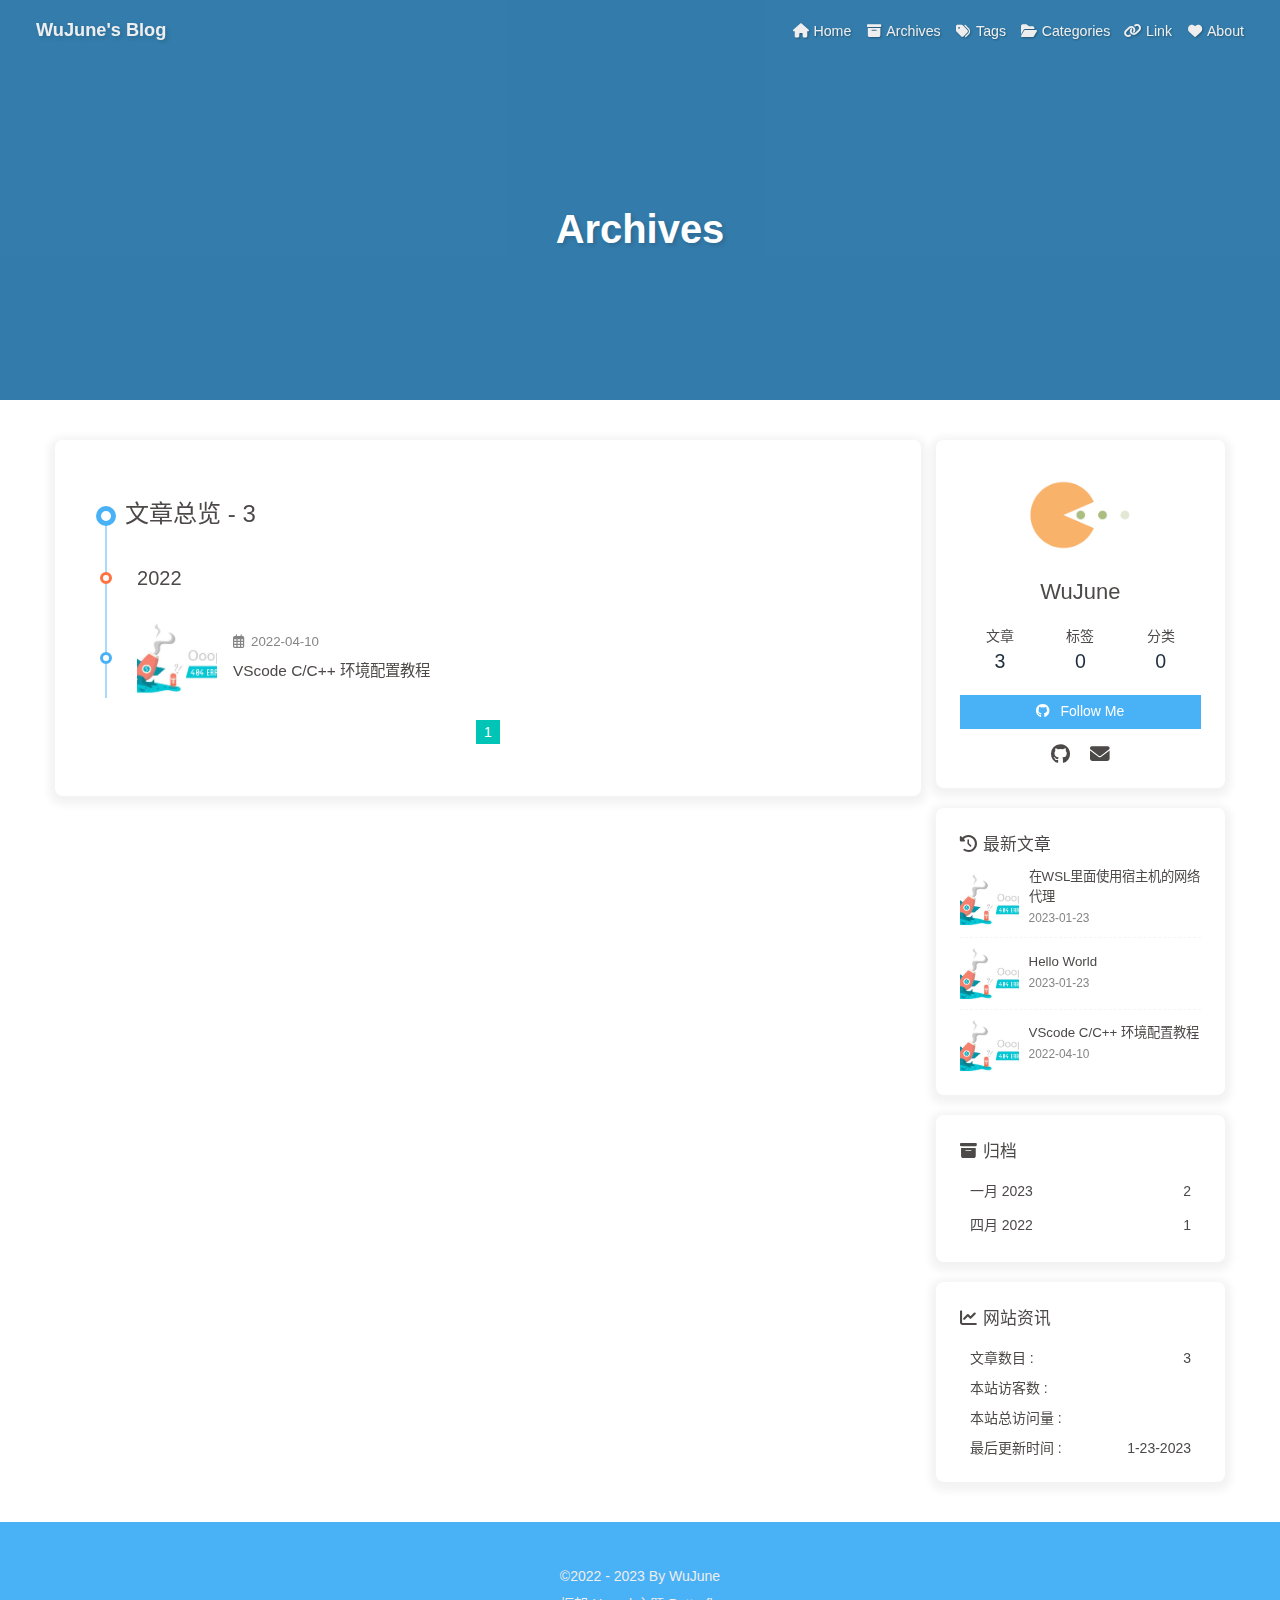
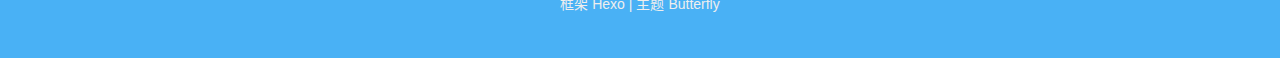
<file: archives/2022/04/index.html>
<!DOCTYPE html><html lang="zh-CN" data-theme="light"><head><meta charset="UTF-8"><meta http-equiv="X-UA-Compatible" content="IE=edge"><meta name="viewport" content="width=device-width, initial-scale=1.0, maximum-scale=1.0, user-scalable=no"><title>Archives | WuJune's Blog</title><meta name="author" content="WuJune"><meta name="copyright" content="WuJune"><meta name="format-detection" content="telephone=no"><meta name="theme-color" content="#ffffff"><meta property="og:type" content="website">
<meta property="og:title" content="WuJune&#39;s Blog">
<meta property="og:url" content="https://wujune.github.io/archives/2022/04/index.html">
<meta property="og:site_name" content="WuJune&#39;s Blog">
<meta property="og:locale" content="zh_CN">
<meta property="og:image" content="https://avatars.githubusercontent.com/u/16255354?v=4">
<meta property="article:author" content="WuJune">
<meta name="twitter:card" content="summary">
<meta name="twitter:image" content="https://avatars.githubusercontent.com/u/16255354?v=4"><link rel="shortcut icon" href="https://avatars.githubusercontent.com/u/16255354?s=40&v=4"><link rel="canonical" href="https://wujune.github.io/archives/2022/04/"><link rel="preconnect" href="//cdn.jsdelivr.net"/><link rel="preconnect" href="//busuanzi.ibruce.info"/><link rel="stylesheet" href="/css/index.css"><link rel="stylesheet" href="https://cdn.jsdelivr.net/npm/@fortawesome/fontawesome-free@6/css/all.min.css" media="print" onload="this.media='all'"><link rel="stylesheet" href="https://cdn.jsdelivr.net/npm/@fancyapps/ui/dist/fancybox.css" media="print" onload="this.media='all'"><script>const GLOBAL_CONFIG = { 
  root: '/',
  algolia: undefined,
  localSearch: undefined,
  translate: undefined,
  noticeOutdate: undefined,
  highlight: {"plugin":"highlighjs","highlightCopy":true,"highlightLang":true,"highlightHeightLimit":false},
  copy: {
    success: '复制成功',
    error: '复制错误',
    noSupport: '浏览器不支持'
  },
  relativeDate: {
    homepage: false,
    post: false
  },
  runtime: '',
  date_suffix: {
    just: '刚刚',
    min: '分钟前',
    hour: '小时前',
    day: '天前',
    month: '个月前'
  },
  copyright: undefined,
  lightbox: 'fancybox',
  Snackbar: undefined,
  source: {
    justifiedGallery: {
      js: 'https://cdn.jsdelivr.net/npm/flickr-justified-gallery@2/dist/fjGallery.min.js',
      css: 'https://cdn.jsdelivr.net/npm/flickr-justified-gallery@2/dist/fjGallery.min.css'
    }
  },
  isPhotoFigcaption: false,
  islazyload: false,
  isAnchor: false
}</script><script id="config-diff">var GLOBAL_CONFIG_SITE = {
  title: 'Archives',
  isPost: false,
  isHome: false,
  isHighlightShrink: false,
  isToc: false,
  postUpdate: '2023-01-23 20:03:24'
}</script><noscript><style type="text/css">
  #nav {
    opacity: 1
  }
  .justified-gallery img {
    opacity: 1
  }

  #recent-posts time,
  #post-meta time {
    display: inline !important
  }
</style></noscript><script>(win=>{
    win.saveToLocal = {
      set: function setWithExpiry(key, value, ttl) {
        if (ttl === 0) return
        const now = new Date()
        const expiryDay = ttl * 86400000
        const item = {
          value: value,
          expiry: now.getTime() + expiryDay,
        }
        localStorage.setItem(key, JSON.stringify(item))
      },

      get: function getWithExpiry(key) {
        const itemStr = localStorage.getItem(key)

        if (!itemStr) {
          return undefined
        }
        const item = JSON.parse(itemStr)
        const now = new Date()

        if (now.getTime() > item.expiry) {
          localStorage.removeItem(key)
          return undefined
        }
        return item.value
      }
    }
  
    win.getScript = url => new Promise((resolve, reject) => {
      const script = document.createElement('script')
      script.src = url
      script.async = true
      script.onerror = reject
      script.onload = script.onreadystatechange = function() {
        const loadState = this.readyState
        if (loadState && loadState !== 'loaded' && loadState !== 'complete') return
        script.onload = script.onreadystatechange = null
        resolve()
      }
      document.head.appendChild(script)
    })
  
      win.activateDarkMode = function () {
        document.documentElement.setAttribute('data-theme', 'dark')
        if (document.querySelector('meta[name="theme-color"]') !== null) {
          document.querySelector('meta[name="theme-color"]').setAttribute('content', '#0d0d0d')
        }
      }
      win.activateLightMode = function () {
        document.documentElement.setAttribute('data-theme', 'light')
        if (document.querySelector('meta[name="theme-color"]') !== null) {
          document.querySelector('meta[name="theme-color"]').setAttribute('content', '#ffffff')
        }
      }
      const t = saveToLocal.get('theme')
    
          if (t === 'dark') activateDarkMode()
          else if (t === 'light') activateLightMode()
        
      const asideStatus = saveToLocal.get('aside-status')
      if (asideStatus !== undefined) {
        if (asideStatus === 'hide') {
          document.documentElement.classList.add('hide-aside')
        } else {
          document.documentElement.classList.remove('hide-aside')
        }
      }
    
    const detectApple = () => {
      if(/iPad|iPhone|iPod|Macintosh/.test(navigator.userAgent)){
        document.documentElement.classList.add('apple')
      }
    }
    detectApple()
    })(window)</script><meta name="generator" content="Hexo 6.1.0"></head><body><div id="web_bg"></div><div id="sidebar"><div id="menu-mask"></div><div id="sidebar-menus"><div class="avatar-img is-center"><img src="https://avatars.githubusercontent.com/u/16255354?v=4" onerror="onerror=null;src='/img/friend_404.gif'" alt="avatar"/></div><div class="site-data is-center"><div class="data-item"><a href="/archives/"><div class="headline">文章</div><div class="length-num">3</div></a></div><div class="data-item"><a href="/tags/"><div class="headline">标签</div><div class="length-num">0</div></a></div><div class="data-item"><a href="/categories/"><div class="headline">分类</div><div class="length-num">0</div></a></div></div><hr/><div class="menus_items"><div class="menus_item"><a class="site-page" href="/"><i class="fa-fw fas fa-home"></i><span> Home</span></a></div><div class="menus_item"><a class="site-page" href="/archives/"><i class="fa-fw fas fa-archive"></i><span> Archives</span></a></div><div class="menus_item"><a class="site-page" href="/tags/"><i class="fa-fw fas fa-tags"></i><span> Tags</span></a></div><div class="menus_item"><a class="site-page" href="/categories/"><i class="fa-fw fas fa-folder-open"></i><span> Categories</span></a></div><div class="menus_item"><a class="site-page" href="/link/"><i class="fa-fw fas fa-link"></i><span> Link</span></a></div><div class="menus_item"><a class="site-page" href="/about/"><i class="fa-fw fas fa-heart"></i><span> About</span></a></div></div></div></div><div class="page" id="body-wrap"><header class="not-home-page" id="page-header" style="background-image: url('https://wallpaperaccess.com/full/3520357.png')"><nav id="nav"><span id="blog_name"><a id="site-name" href="/">WuJune's Blog</a></span><div id="menus"><div class="menus_items"><div class="menus_item"><a class="site-page" href="/"><i class="fa-fw fas fa-home"></i><span> Home</span></a></div><div class="menus_item"><a class="site-page" href="/archives/"><i class="fa-fw fas fa-archive"></i><span> Archives</span></a></div><div class="menus_item"><a class="site-page" href="/tags/"><i class="fa-fw fas fa-tags"></i><span> Tags</span></a></div><div class="menus_item"><a class="site-page" href="/categories/"><i class="fa-fw fas fa-folder-open"></i><span> Categories</span></a></div><div class="menus_item"><a class="site-page" href="/link/"><i class="fa-fw fas fa-link"></i><span> Link</span></a></div><div class="menus_item"><a class="site-page" href="/about/"><i class="fa-fw fas fa-heart"></i><span> About</span></a></div></div><div id="toggle-menu"><a class="site-page"><i class="fas fa-bars fa-fw"></i></a></div></div></nav><div id="page-site-info"><h1 id="site-title">Archives</h1></div></header><main class="layout" id="content-inner"><div id="archive"><div class="article-sort-title">文章总览 - 3</div><div class="article-sort"><div class="article-sort-item year">2022</div><div class="article-sort-item"><a class="article-sort-item-img" href="/2022/04/10/VScode-C-C-%E7%8E%AF%E5%A2%83%E9%85%8D%E7%BD%AE%E8%AF%A6%E8%A7%A3/" title="VScode C/C++ 环境配置教程"><img src="https://wallpaperaccess.com/full/3520357.png" alt="VScode C/C++ 环境配置教程" onerror="this.onerror=null;this.src='/img/404.jpg'"></a><div class="article-sort-item-info"><div class="article-sort-item-time"><i class="far fa-calendar-alt"></i><time class="post-meta-date-created" datetime="2022-04-10T09:02:54.000Z" title="发表于 2022-04-10 17:02:54">2022-04-10</time></div><a class="article-sort-item-title" href="/2022/04/10/VScode-C-C-%E7%8E%AF%E5%A2%83%E9%85%8D%E7%BD%AE%E8%AF%A6%E8%A7%A3/" title="VScode C/C++ 环境配置教程">VScode C/C++ 环境配置教程</a></div></div></div><nav id="pagination"><div class="pagination"><span class="page-number current">1</span></div></nav></div><div class="aside-content" id="aside-content"><div class="card-widget card-info"><div class="is-center"><div class="avatar-img"><img src="https://avatars.githubusercontent.com/u/16255354?v=4" onerror="this.onerror=null;this.src='/img/friend_404.gif'" alt="avatar"/></div><div class="author-info__name">WuJune</div><div class="author-info__description"></div></div><div class="card-info-data is-center"><div class="card-info-data-item"><a href="/archives/"><div class="headline">文章</div><div class="length-num">3</div></a></div><div class="card-info-data-item"><a href="/tags/"><div class="headline">标签</div><div class="length-num">0</div></a></div><div class="card-info-data-item"><a href="/categories/"><div class="headline">分类</div><div class="length-num">0</div></a></div></div><a id="card-info-btn" target="_blank" rel="noopener" href="https://github.com/WuJune"><i class="fab fa-github"></i><span>Follow Me</span></a><div class="card-info-social-icons is-center"><a class="social-icon" href="https://github.com/WuJune" target="_blank" title="Github"><i class="fab fa-github"></i></a><a class="social-icon" href="mailto:WuJune000@Outlook.com" target="_blank" title="Email"><i class="fas fa-envelope"></i></a></div></div><div class="sticky_layout"><div class="card-widget card-recent-post"><div class="item-headline"><i class="fas fa-history"></i><span>最新文章</span></div><div class="aside-list"><div class="aside-list-item"><a class="thumbnail" href="/2023/01/23/%E5%9C%A8WSL%E9%87%8C%E9%9D%A2%E4%BD%BF%E7%94%A8%E5%AE%BF%E4%B8%BB%E6%9C%BA%E7%9A%84%E7%BD%91%E7%BB%9C%E4%BB%A3%E7%90%86/" title="在WSL里面使用宿主机的网络代理"><img src="https://wallpaperaccess.com/full/3520357.png" onerror="this.onerror=null;this.src='/img/404.jpg'" alt="在WSL里面使用宿主机的网络代理"/></a><div class="content"><a class="title" href="/2023/01/23/%E5%9C%A8WSL%E9%87%8C%E9%9D%A2%E4%BD%BF%E7%94%A8%E5%AE%BF%E4%B8%BB%E6%9C%BA%E7%9A%84%E7%BD%91%E7%BB%9C%E4%BB%A3%E7%90%86/" title="在WSL里面使用宿主机的网络代理">在WSL里面使用宿主机的网络代理</a><time datetime="2023-01-23T11:33:39.000Z" title="发表于 2023-01-23 19:33:39">2023-01-23</time></div></div><div class="aside-list-item"><a class="thumbnail" href="/2023/01/23/hello-world/" title="Hello World"><img src="https://wallpaperaccess.com/full/3520357.png" onerror="this.onerror=null;this.src='/img/404.jpg'" alt="Hello World"/></a><div class="content"><a class="title" href="/2023/01/23/hello-world/" title="Hello World">Hello World</a><time datetime="2023-01-23T08:54:07.912Z" title="发表于 2023-01-23 16:54:07">2023-01-23</time></div></div><div class="aside-list-item"><a class="thumbnail" href="/2022/04/10/VScode-C-C-%E7%8E%AF%E5%A2%83%E9%85%8D%E7%BD%AE%E8%AF%A6%E8%A7%A3/" title="VScode C/C++ 环境配置教程"><img src="https://wallpaperaccess.com/full/3520357.png" onerror="this.onerror=null;this.src='/img/404.jpg'" alt="VScode C/C++ 环境配置教程"/></a><div class="content"><a class="title" href="/2022/04/10/VScode-C-C-%E7%8E%AF%E5%A2%83%E9%85%8D%E7%BD%AE%E8%AF%A6%E8%A7%A3/" title="VScode C/C++ 环境配置教程">VScode C/C++ 环境配置教程</a><time datetime="2022-04-10T09:02:54.000Z" title="发表于 2022-04-10 17:02:54">2022-04-10</time></div></div></div></div><div class="card-widget card-archives"><div class="item-headline"><i class="fas fa-archive"></i><span>归档</span></div><ul class="card-archive-list"><li class="card-archive-list-item"><a class="card-archive-list-link" href="/archives/2023/01/"><span class="card-archive-list-date">一月 2023</span><span class="card-archive-list-count">2</span></a></li><li class="card-archive-list-item"><a class="card-archive-list-link" href="/archives/2022/04/"><span class="card-archive-list-date">四月 2022</span><span class="card-archive-list-count">1</span></a></li></ul></div><div class="card-widget card-webinfo"><div class="item-headline"><i class="fas fa-chart-line"></i><span>网站资讯</span></div><div class="webinfo"><div class="webinfo-item"><div class="item-name">文章数目 :</div><div class="item-count">3</div></div><div class="webinfo-item"><div class="item-name">本站访客数 :</div><div class="item-count" id="busuanzi_value_site_uv"></div></div><div class="webinfo-item"><div class="item-name">本站总访问量 :</div><div class="item-count" id="busuanzi_value_site_pv"></div></div><div class="webinfo-item"><div class="item-name">最后更新时间 :</div><div class="item-count" id="last-push-date" data-lastPushDate="2023-01-23T12:03:24.068Z"></div></div></div></div></div></div></main><footer id="footer"><div id="footer-wrap"><div class="copyright">&copy;2022 - 2023 By WuJune</div><div class="framework-info"><span>框架 </span><a target="_blank" rel="noopener" href="https://hexo.io">Hexo</a><span class="footer-separator">|</span><span>主题 </span><a target="_blank" rel="noopener" href="https://github.com/jerryc127/hexo-theme-butterfly">Butterfly</a></div></div></footer></div><div id="rightside"><div id="rightside-config-hide"><button id="darkmode" type="button" title="浅色和深色模式转换"><i class="fas fa-adjust"></i></button><button id="hide-aside-btn" type="button" title="单栏和双栏切换"><i class="fas fa-arrows-alt-h"></i></button></div><div id="rightside-config-show"><button id="rightside_config" type="button" title="设置"><i class="fas fa-cog fa-spin"></i></button><button id="go-up" type="button" title="回到顶部"><i class="fas fa-arrow-up"></i></button></div></div><div><script src="/js/utils.js"></script><script src="/js/main.js"></script><script src="https://cdn.jsdelivr.net/npm/@fancyapps/ui/dist/fancybox.umd.js"></script><div class="js-pjax"></div><script async data-pjax src="//busuanzi.ibruce.info/busuanzi/2.3/busuanzi.pure.mini.js"></script></div></body></html>
</file>
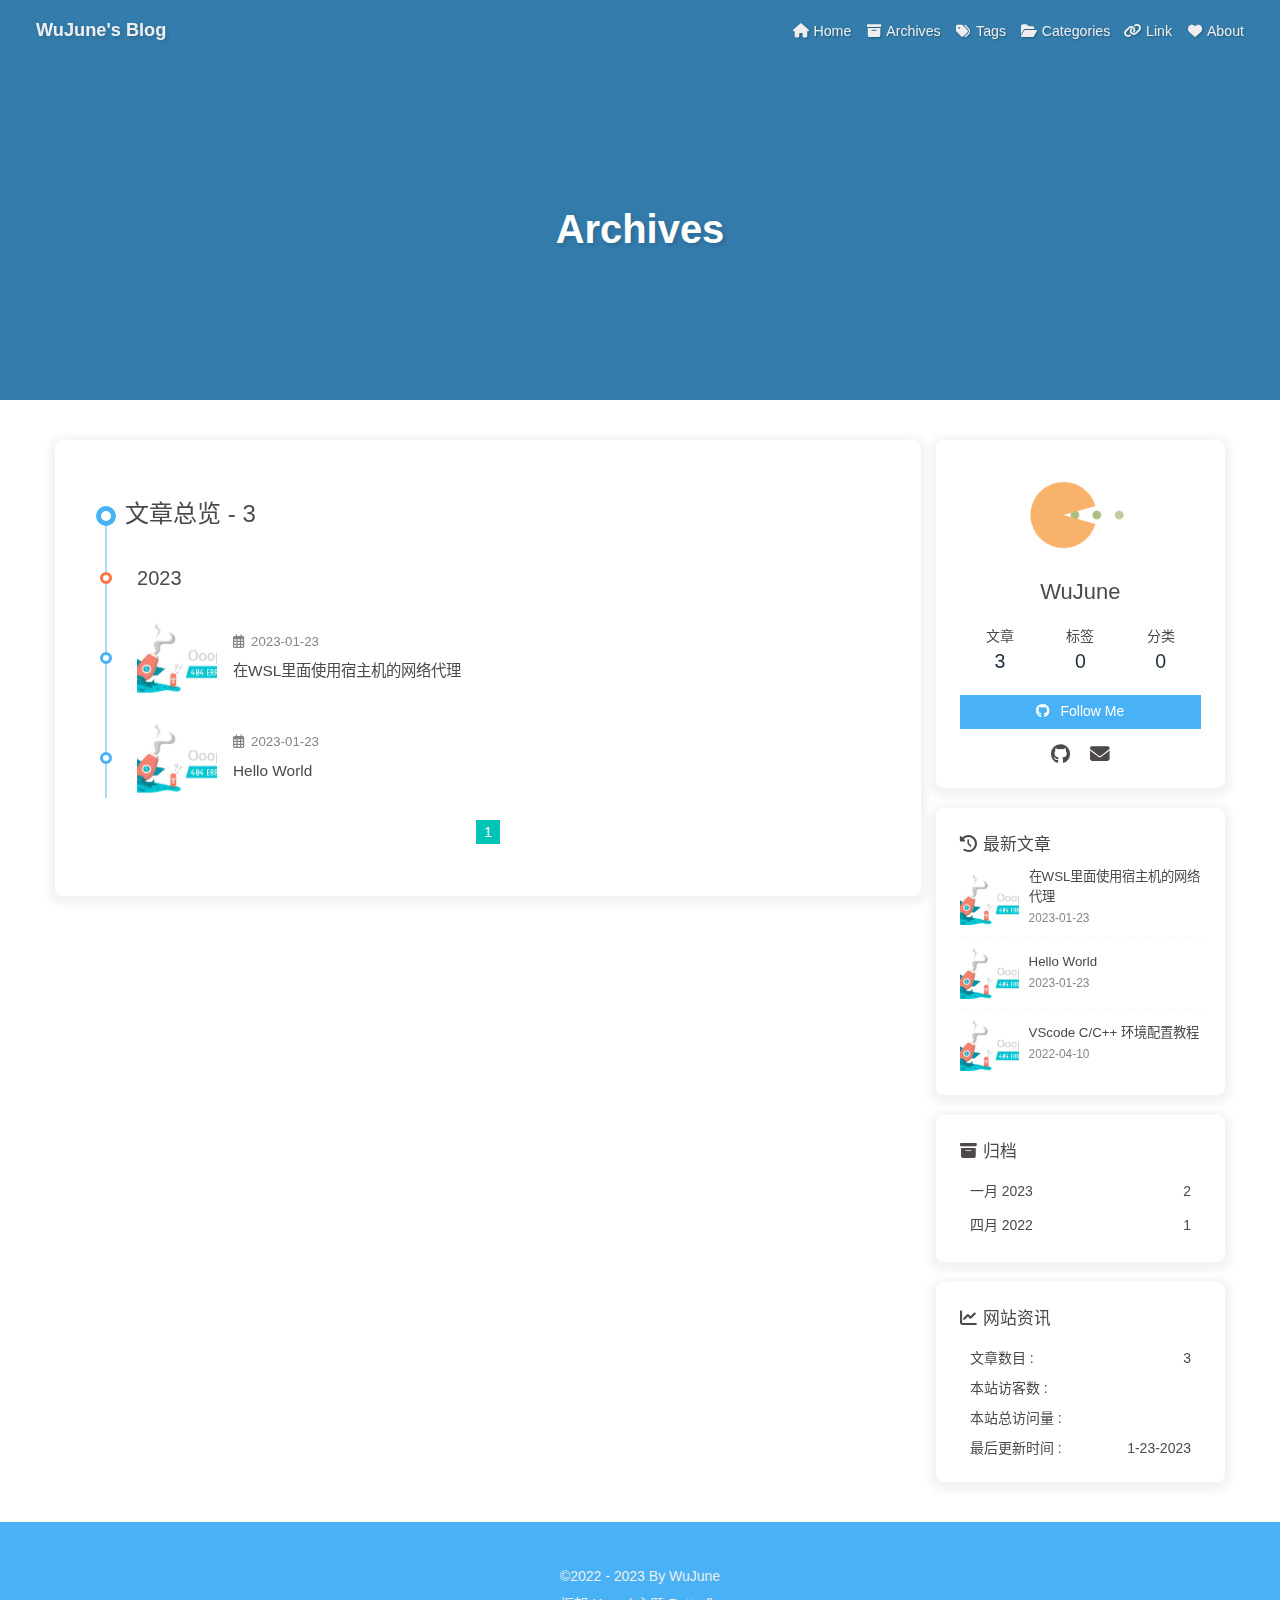
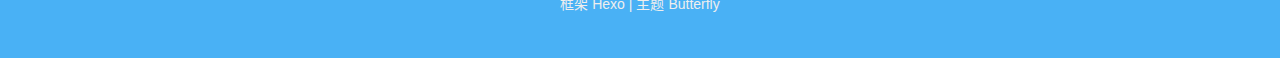
<file: archives/2023/01/index.html>
<!DOCTYPE html><html lang="zh-CN" data-theme="light"><head><meta charset="UTF-8"><meta http-equiv="X-UA-Compatible" content="IE=edge"><meta name="viewport" content="width=device-width, initial-scale=1.0, maximum-scale=1.0, user-scalable=no"><title>Archives | WuJune's Blog</title><meta name="author" content="WuJune"><meta name="copyright" content="WuJune"><meta name="format-detection" content="telephone=no"><meta name="theme-color" content="#ffffff"><meta property="og:type" content="website">
<meta property="og:title" content="WuJune&#39;s Blog">
<meta property="og:url" content="https://wujune.github.io/archives/2023/01/index.html">
<meta property="og:site_name" content="WuJune&#39;s Blog">
<meta property="og:locale" content="zh_CN">
<meta property="og:image" content="https://avatars.githubusercontent.com/u/16255354?v=4">
<meta property="article:author" content="WuJune">
<meta name="twitter:card" content="summary">
<meta name="twitter:image" content="https://avatars.githubusercontent.com/u/16255354?v=4"><link rel="shortcut icon" href="https://avatars.githubusercontent.com/u/16255354?s=40&v=4"><link rel="canonical" href="https://wujune.github.io/archives/2023/01/"><link rel="preconnect" href="//cdn.jsdelivr.net"/><link rel="preconnect" href="//busuanzi.ibruce.info"/><link rel="stylesheet" href="/css/index.css"><link rel="stylesheet" href="https://cdn.jsdelivr.net/npm/@fortawesome/fontawesome-free@6/css/all.min.css" media="print" onload="this.media='all'"><link rel="stylesheet" href="https://cdn.jsdelivr.net/npm/@fancyapps/ui/dist/fancybox.css" media="print" onload="this.media='all'"><script>const GLOBAL_CONFIG = { 
  root: '/',
  algolia: undefined,
  localSearch: undefined,
  translate: undefined,
  noticeOutdate: undefined,
  highlight: {"plugin":"highlighjs","highlightCopy":true,"highlightLang":true,"highlightHeightLimit":false},
  copy: {
    success: '复制成功',
    error: '复制错误',
    noSupport: '浏览器不支持'
  },
  relativeDate: {
    homepage: false,
    post: false
  },
  runtime: '',
  date_suffix: {
    just: '刚刚',
    min: '分钟前',
    hour: '小时前',
    day: '天前',
    month: '个月前'
  },
  copyright: undefined,
  lightbox: 'fancybox',
  Snackbar: undefined,
  source: {
    justifiedGallery: {
      js: 'https://cdn.jsdelivr.net/npm/flickr-justified-gallery@2/dist/fjGallery.min.js',
      css: 'https://cdn.jsdelivr.net/npm/flickr-justified-gallery@2/dist/fjGallery.min.css'
    }
  },
  isPhotoFigcaption: false,
  islazyload: false,
  isAnchor: false
}</script><script id="config-diff">var GLOBAL_CONFIG_SITE = {
  title: 'Archives',
  isPost: false,
  isHome: false,
  isHighlightShrink: false,
  isToc: false,
  postUpdate: '2023-01-23 20:03:24'
}</script><noscript><style type="text/css">
  #nav {
    opacity: 1
  }
  .justified-gallery img {
    opacity: 1
  }

  #recent-posts time,
  #post-meta time {
    display: inline !important
  }
</style></noscript><script>(win=>{
    win.saveToLocal = {
      set: function setWithExpiry(key, value, ttl) {
        if (ttl === 0) return
        const now = new Date()
        const expiryDay = ttl * 86400000
        const item = {
          value: value,
          expiry: now.getTime() + expiryDay,
        }
        localStorage.setItem(key, JSON.stringify(item))
      },

      get: function getWithExpiry(key) {
        const itemStr = localStorage.getItem(key)

        if (!itemStr) {
          return undefined
        }
        const item = JSON.parse(itemStr)
        const now = new Date()

        if (now.getTime() > item.expiry) {
          localStorage.removeItem(key)
          return undefined
        }
        return item.value
      }
    }
  
    win.getScript = url => new Promise((resolve, reject) => {
      const script = document.createElement('script')
      script.src = url
      script.async = true
      script.onerror = reject
      script.onload = script.onreadystatechange = function() {
        const loadState = this.readyState
        if (loadState && loadState !== 'loaded' && loadState !== 'complete') return
        script.onload = script.onreadystatechange = null
        resolve()
      }
      document.head.appendChild(script)
    })
  
      win.activateDarkMode = function () {
        document.documentElement.setAttribute('data-theme', 'dark')
        if (document.querySelector('meta[name="theme-color"]') !== null) {
          document.querySelector('meta[name="theme-color"]').setAttribute('content', '#0d0d0d')
        }
      }
      win.activateLightMode = function () {
        document.documentElement.setAttribute('data-theme', 'light')
        if (document.querySelector('meta[name="theme-color"]') !== null) {
          document.querySelector('meta[name="theme-color"]').setAttribute('content', '#ffffff')
        }
      }
      const t = saveToLocal.get('theme')
    
          if (t === 'dark') activateDarkMode()
          else if (t === 'light') activateLightMode()
        
      const asideStatus = saveToLocal.get('aside-status')
      if (asideStatus !== undefined) {
        if (asideStatus === 'hide') {
          document.documentElement.classList.add('hide-aside')
        } else {
          document.documentElement.classList.remove('hide-aside')
        }
      }
    
    const detectApple = () => {
      if(/iPad|iPhone|iPod|Macintosh/.test(navigator.userAgent)){
        document.documentElement.classList.add('apple')
      }
    }
    detectApple()
    })(window)</script><meta name="generator" content="Hexo 6.1.0"></head><body><div id="web_bg"></div><div id="sidebar"><div id="menu-mask"></div><div id="sidebar-menus"><div class="avatar-img is-center"><img src="https://avatars.githubusercontent.com/u/16255354?v=4" onerror="onerror=null;src='/img/friend_404.gif'" alt="avatar"/></div><div class="site-data is-center"><div class="data-item"><a href="/archives/"><div class="headline">文章</div><div class="length-num">3</div></a></div><div class="data-item"><a href="/tags/"><div class="headline">标签</div><div class="length-num">0</div></a></div><div class="data-item"><a href="/categories/"><div class="headline">分类</div><div class="length-num">0</div></a></div></div><hr/><div class="menus_items"><div class="menus_item"><a class="site-page" href="/"><i class="fa-fw fas fa-home"></i><span> Home</span></a></div><div class="menus_item"><a class="site-page" href="/archives/"><i class="fa-fw fas fa-archive"></i><span> Archives</span></a></div><div class="menus_item"><a class="site-page" href="/tags/"><i class="fa-fw fas fa-tags"></i><span> Tags</span></a></div><div class="menus_item"><a class="site-page" href="/categories/"><i class="fa-fw fas fa-folder-open"></i><span> Categories</span></a></div><div class="menus_item"><a class="site-page" href="/link/"><i class="fa-fw fas fa-link"></i><span> Link</span></a></div><div class="menus_item"><a class="site-page" href="/about/"><i class="fa-fw fas fa-heart"></i><span> About</span></a></div></div></div></div><div class="page" id="body-wrap"><header class="not-home-page" id="page-header" style="background-image: url('https://wallpaperaccess.com/full/3520357.png')"><nav id="nav"><span id="blog_name"><a id="site-name" href="/">WuJune's Blog</a></span><div id="menus"><div class="menus_items"><div class="menus_item"><a class="site-page" href="/"><i class="fa-fw fas fa-home"></i><span> Home</span></a></div><div class="menus_item"><a class="site-page" href="/archives/"><i class="fa-fw fas fa-archive"></i><span> Archives</span></a></div><div class="menus_item"><a class="site-page" href="/tags/"><i class="fa-fw fas fa-tags"></i><span> Tags</span></a></div><div class="menus_item"><a class="site-page" href="/categories/"><i class="fa-fw fas fa-folder-open"></i><span> Categories</span></a></div><div class="menus_item"><a class="site-page" href="/link/"><i class="fa-fw fas fa-link"></i><span> Link</span></a></div><div class="menus_item"><a class="site-page" href="/about/"><i class="fa-fw fas fa-heart"></i><span> About</span></a></div></div><div id="toggle-menu"><a class="site-page"><i class="fas fa-bars fa-fw"></i></a></div></div></nav><div id="page-site-info"><h1 id="site-title">Archives</h1></div></header><main class="layout" id="content-inner"><div id="archive"><div class="article-sort-title">文章总览 - 3</div><div class="article-sort"><div class="article-sort-item year">2023</div><div class="article-sort-item"><a class="article-sort-item-img" href="/2023/01/23/%E5%9C%A8WSL%E9%87%8C%E9%9D%A2%E4%BD%BF%E7%94%A8%E5%AE%BF%E4%B8%BB%E6%9C%BA%E7%9A%84%E7%BD%91%E7%BB%9C%E4%BB%A3%E7%90%86/" title="在WSL里面使用宿主机的网络代理"><img src="https://wallpaperaccess.com/full/3520357.png" alt="在WSL里面使用宿主机的网络代理" onerror="this.onerror=null;this.src='/img/404.jpg'"></a><div class="article-sort-item-info"><div class="article-sort-item-time"><i class="far fa-calendar-alt"></i><time class="post-meta-date-created" datetime="2023-01-23T11:33:39.000Z" title="发表于 2023-01-23 19:33:39">2023-01-23</time></div><a class="article-sort-item-title" href="/2023/01/23/%E5%9C%A8WSL%E9%87%8C%E9%9D%A2%E4%BD%BF%E7%94%A8%E5%AE%BF%E4%B8%BB%E6%9C%BA%E7%9A%84%E7%BD%91%E7%BB%9C%E4%BB%A3%E7%90%86/" title="在WSL里面使用宿主机的网络代理">在WSL里面使用宿主机的网络代理</a></div></div><div class="article-sort-item"><a class="article-sort-item-img" href="/2023/01/23/hello-world/" title="Hello World"><img src="https://wallpaperaccess.com/full/3520357.png" alt="Hello World" onerror="this.onerror=null;this.src='/img/404.jpg'"></a><div class="article-sort-item-info"><div class="article-sort-item-time"><i class="far fa-calendar-alt"></i><time class="post-meta-date-created" datetime="2023-01-23T08:54:07.912Z" title="发表于 2023-01-23 16:54:07">2023-01-23</time></div><a class="article-sort-item-title" href="/2023/01/23/hello-world/" title="Hello World">Hello World</a></div></div></div><nav id="pagination"><div class="pagination"><span class="page-number current">1</span></div></nav></div><div class="aside-content" id="aside-content"><div class="card-widget card-info"><div class="is-center"><div class="avatar-img"><img src="https://avatars.githubusercontent.com/u/16255354?v=4" onerror="this.onerror=null;this.src='/img/friend_404.gif'" alt="avatar"/></div><div class="author-info__name">WuJune</div><div class="author-info__description"></div></div><div class="card-info-data is-center"><div class="card-info-data-item"><a href="/archives/"><div class="headline">文章</div><div class="length-num">3</div></a></div><div class="card-info-data-item"><a href="/tags/"><div class="headline">标签</div><div class="length-num">0</div></a></div><div class="card-info-data-item"><a href="/categories/"><div class="headline">分类</div><div class="length-num">0</div></a></div></div><a id="card-info-btn" target="_blank" rel="noopener" href="https://github.com/WuJune"><i class="fab fa-github"></i><span>Follow Me</span></a><div class="card-info-social-icons is-center"><a class="social-icon" href="https://github.com/WuJune" target="_blank" title="Github"><i class="fab fa-github"></i></a><a class="social-icon" href="mailto:WuJune000@Outlook.com" target="_blank" title="Email"><i class="fas fa-envelope"></i></a></div></div><div class="sticky_layout"><div class="card-widget card-recent-post"><div class="item-headline"><i class="fas fa-history"></i><span>最新文章</span></div><div class="aside-list"><div class="aside-list-item"><a class="thumbnail" href="/2023/01/23/%E5%9C%A8WSL%E9%87%8C%E9%9D%A2%E4%BD%BF%E7%94%A8%E5%AE%BF%E4%B8%BB%E6%9C%BA%E7%9A%84%E7%BD%91%E7%BB%9C%E4%BB%A3%E7%90%86/" title="在WSL里面使用宿主机的网络代理"><img src="https://wallpaperaccess.com/full/3520357.png" onerror="this.onerror=null;this.src='/img/404.jpg'" alt="在WSL里面使用宿主机的网络代理"/></a><div class="content"><a class="title" href="/2023/01/23/%E5%9C%A8WSL%E9%87%8C%E9%9D%A2%E4%BD%BF%E7%94%A8%E5%AE%BF%E4%B8%BB%E6%9C%BA%E7%9A%84%E7%BD%91%E7%BB%9C%E4%BB%A3%E7%90%86/" title="在WSL里面使用宿主机的网络代理">在WSL里面使用宿主机的网络代理</a><time datetime="2023-01-23T11:33:39.000Z" title="发表于 2023-01-23 19:33:39">2023-01-23</time></div></div><div class="aside-list-item"><a class="thumbnail" href="/2023/01/23/hello-world/" title="Hello World"><img src="https://wallpaperaccess.com/full/3520357.png" onerror="this.onerror=null;this.src='/img/404.jpg'" alt="Hello World"/></a><div class="content"><a class="title" href="/2023/01/23/hello-world/" title="Hello World">Hello World</a><time datetime="2023-01-23T08:54:07.912Z" title="发表于 2023-01-23 16:54:07">2023-01-23</time></div></div><div class="aside-list-item"><a class="thumbnail" href="/2022/04/10/VScode-C-C-%E7%8E%AF%E5%A2%83%E9%85%8D%E7%BD%AE%E8%AF%A6%E8%A7%A3/" title="VScode C/C++ 环境配置教程"><img src="https://wallpaperaccess.com/full/3520357.png" onerror="this.onerror=null;this.src='/img/404.jpg'" alt="VScode C/C++ 环境配置教程"/></a><div class="content"><a class="title" href="/2022/04/10/VScode-C-C-%E7%8E%AF%E5%A2%83%E9%85%8D%E7%BD%AE%E8%AF%A6%E8%A7%A3/" title="VScode C/C++ 环境配置教程">VScode C/C++ 环境配置教程</a><time datetime="2022-04-10T09:02:54.000Z" title="发表于 2022-04-10 17:02:54">2022-04-10</time></div></div></div></div><div class="card-widget card-archives"><div class="item-headline"><i class="fas fa-archive"></i><span>归档</span></div><ul class="card-archive-list"><li class="card-archive-list-item"><a class="card-archive-list-link" href="/archives/2023/01/"><span class="card-archive-list-date">一月 2023</span><span class="card-archive-list-count">2</span></a></li><li class="card-archive-list-item"><a class="card-archive-list-link" href="/archives/2022/04/"><span class="card-archive-list-date">四月 2022</span><span class="card-archive-list-count">1</span></a></li></ul></div><div class="card-widget card-webinfo"><div class="item-headline"><i class="fas fa-chart-line"></i><span>网站资讯</span></div><div class="webinfo"><div class="webinfo-item"><div class="item-name">文章数目 :</div><div class="item-count">3</div></div><div class="webinfo-item"><div class="item-name">本站访客数 :</div><div class="item-count" id="busuanzi_value_site_uv"></div></div><div class="webinfo-item"><div class="item-name">本站总访问量 :</div><div class="item-count" id="busuanzi_value_site_pv"></div></div><div class="webinfo-item"><div class="item-name">最后更新时间 :</div><div class="item-count" id="last-push-date" data-lastPushDate="2023-01-23T12:03:24.068Z"></div></div></div></div></div></div></main><footer id="footer"><div id="footer-wrap"><div class="copyright">&copy;2022 - 2023 By WuJune</div><div class="framework-info"><span>框架 </span><a target="_blank" rel="noopener" href="https://hexo.io">Hexo</a><span class="footer-separator">|</span><span>主题 </span><a target="_blank" rel="noopener" href="https://github.com/jerryc127/hexo-theme-butterfly">Butterfly</a></div></div></footer></div><div id="rightside"><div id="rightside-config-hide"><button id="darkmode" type="button" title="浅色和深色模式转换"><i class="fas fa-adjust"></i></button><button id="hide-aside-btn" type="button" title="单栏和双栏切换"><i class="fas fa-arrows-alt-h"></i></button></div><div id="rightside-config-show"><button id="rightside_config" type="button" title="设置"><i class="fas fa-cog fa-spin"></i></button><button id="go-up" type="button" title="回到顶部"><i class="fas fa-arrow-up"></i></button></div></div><div><script src="/js/utils.js"></script><script src="/js/main.js"></script><script src="https://cdn.jsdelivr.net/npm/@fancyapps/ui/dist/fancybox.umd.js"></script><div class="js-pjax"></div><script async data-pjax src="//busuanzi.ibruce.info/busuanzi/2.3/busuanzi.pure.mini.js"></script></div></body></html>
</file>
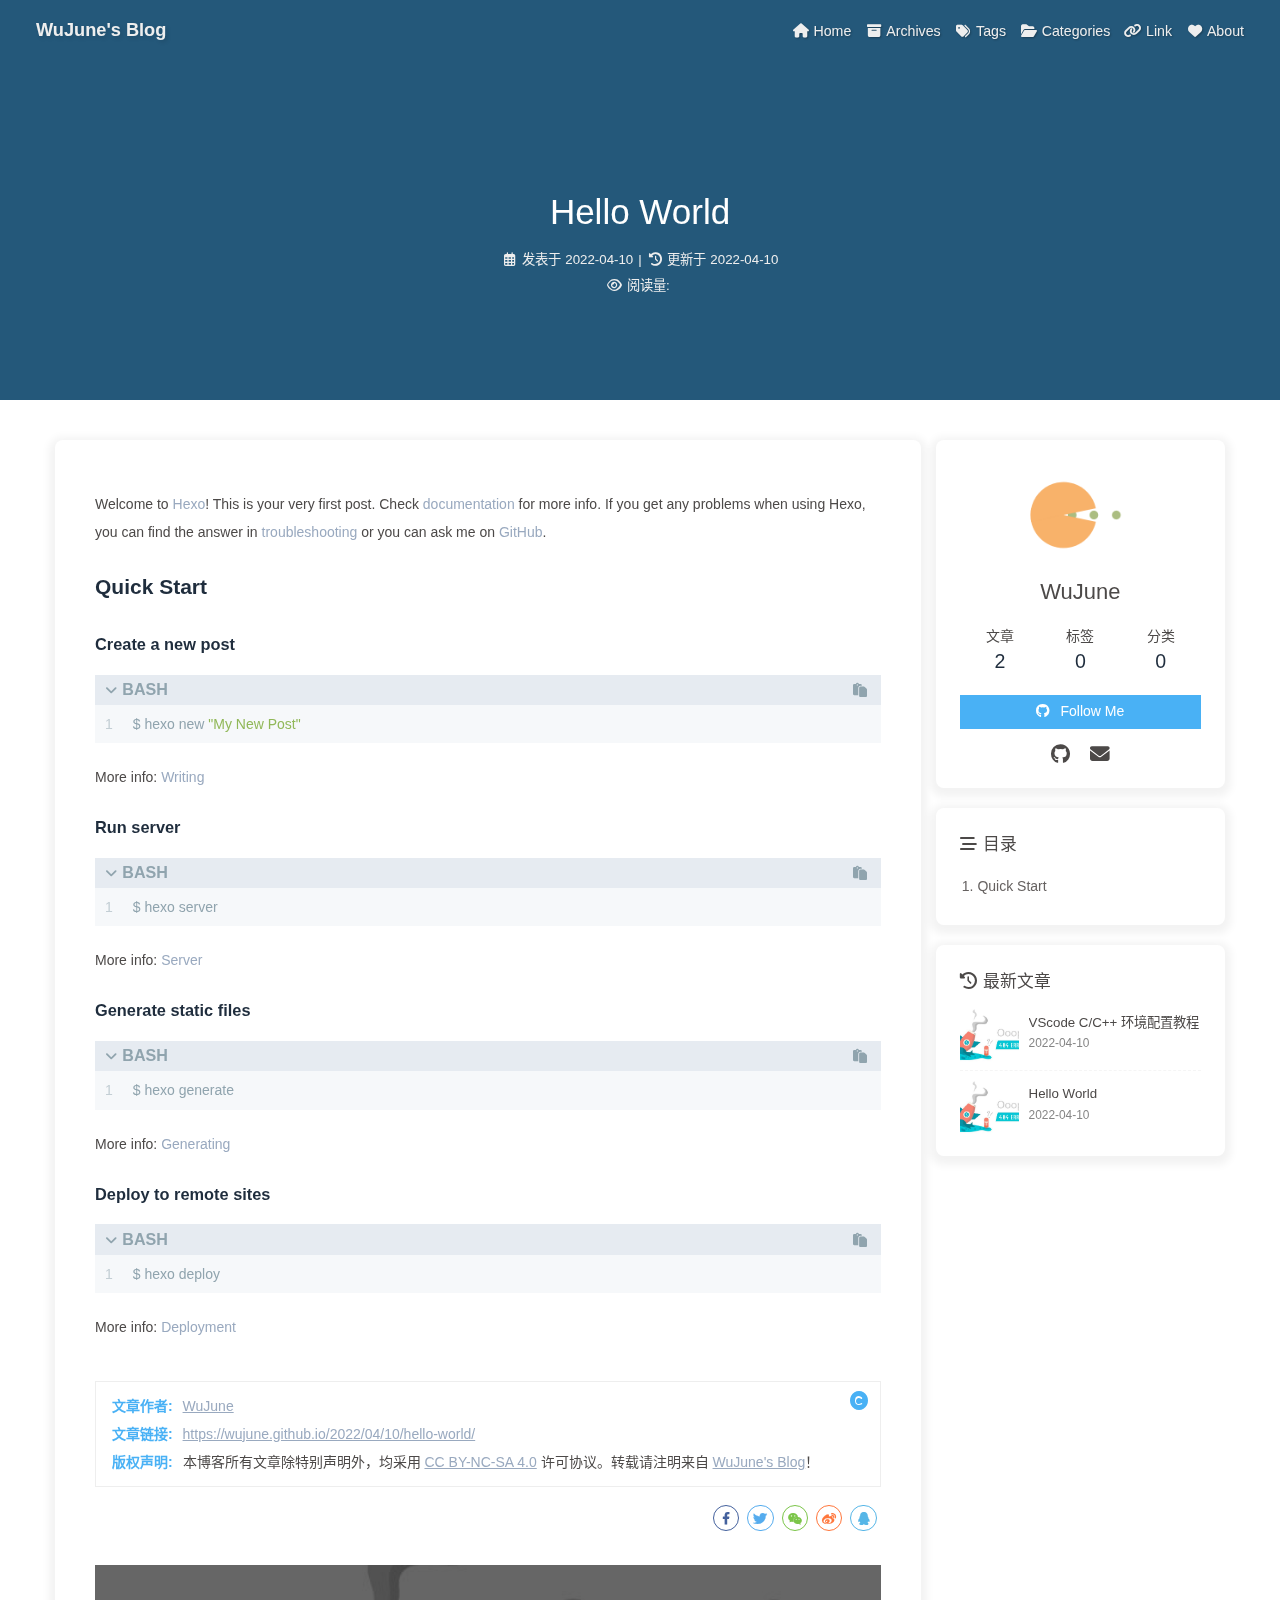
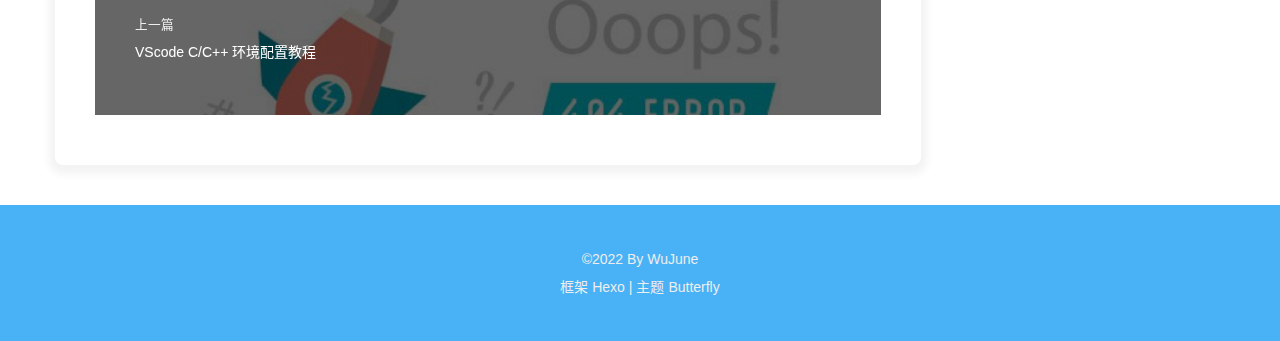
<file: 2022/04/10/hello-world/index.html>
<!DOCTYPE html><html lang="zh-CN" data-theme="light"><head><meta charset="UTF-8"><meta http-equiv="X-UA-Compatible" content="IE=edge"><meta name="viewport" content="width=device-width, initial-scale=1.0, maximum-scale=1.0, user-scalable=no"><title>Hello World | WuJune's Blog</title><meta name="author" content="WuJune"><meta name="copyright" content="WuJune"><meta name="format-detection" content="telephone=no"><meta name="theme-color" content="#ffffff"><meta name="description" content="Welcome to Hexo! This is your very first post. Check documentation for more info. If you get any problems when using Hexo, you can find the answer in troubleshooting or you can ask me on GitHub. Quick">
<meta property="og:type" content="article">
<meta property="og:title" content="Hello World">
<meta property="og:url" content="https://wujune.github.io/2022/04/10/hello-world/index.html">
<meta property="og:site_name" content="WuJune&#39;s Blog">
<meta property="og:description" content="Welcome to Hexo! This is your very first post. Check documentation for more info. If you get any problems when using Hexo, you can find the answer in troubleshooting or you can ask me on GitHub. Quick">
<meta property="og:locale" content="zh_CN">
<meta property="og:image" content="https://wallpaperaccess.com/full/3520357.png">
<meta property="article:published_time" content="2022-04-10T08:09:54.359Z">
<meta property="article:modified_time" content="2022-04-10T08:09:54.359Z">
<meta property="article:author" content="WuJune">
<meta name="twitter:card" content="summary">
<meta name="twitter:image" content="https://wallpaperaccess.com/full/3520357.png"><link rel="shortcut icon" href="https://avatars.githubusercontent.com/u/16255354?s=40&v=4"><link rel="canonical" href="https://wujune.github.io/2022/04/10/hello-world/"><link rel="preconnect" href="//cdn.jsdelivr.net"/><link rel="preconnect" href="//busuanzi.ibruce.info"/><link rel="stylesheet" href="/css/index.css"><link rel="stylesheet" href="https://cdn.jsdelivr.net/npm/@fortawesome/fontawesome-free@6/css/all.min.css" media="print" onload="this.media='all'"><link rel="stylesheet" href="https://cdn.jsdelivr.net/npm/@fancyapps/ui/dist/fancybox.css" media="print" onload="this.media='all'"><script>const GLOBAL_CONFIG = { 
  root: '/',
  algolia: undefined,
  localSearch: undefined,
  translate: undefined,
  noticeOutdate: undefined,
  highlight: {"plugin":"highlighjs","highlightCopy":true,"highlightLang":true,"highlightHeightLimit":false},
  copy: {
    success: '复制成功',
    error: '复制错误',
    noSupport: '浏览器不支持'
  },
  relativeDate: {
    homepage: false,
    post: false
  },
  runtime: '',
  date_suffix: {
    just: '刚刚',
    min: '分钟前',
    hour: '小时前',
    day: '天前',
    month: '个月前'
  },
  copyright: undefined,
  lightbox: 'fancybox',
  Snackbar: undefined,
  source: {
    justifiedGallery: {
      js: 'https://cdn.jsdelivr.net/npm/flickr-justified-gallery@2/dist/fjGallery.min.js',
      css: 'https://cdn.jsdelivr.net/npm/flickr-justified-gallery@2/dist/fjGallery.min.css'
    }
  },
  isPhotoFigcaption: false,
  islazyload: false,
  isAnchor: false
}</script><script id="config-diff">var GLOBAL_CONFIG_SITE = {
  title: 'Hello World',
  isPost: true,
  isHome: false,
  isHighlightShrink: false,
  isToc: true,
  postUpdate: '2022-04-10 16:09:54'
}</script><noscript><style type="text/css">
  #nav {
    opacity: 1
  }
  .justified-gallery img {
    opacity: 1
  }

  #recent-posts time,
  #post-meta time {
    display: inline !important
  }
</style></noscript><script>(win=>{
    win.saveToLocal = {
      set: function setWithExpiry(key, value, ttl) {
        if (ttl === 0) return
        const now = new Date()
        const expiryDay = ttl * 86400000
        const item = {
          value: value,
          expiry: now.getTime() + expiryDay,
        }
        localStorage.setItem(key, JSON.stringify(item))
      },

      get: function getWithExpiry(key) {
        const itemStr = localStorage.getItem(key)

        if (!itemStr) {
          return undefined
        }
        const item = JSON.parse(itemStr)
        const now = new Date()

        if (now.getTime() > item.expiry) {
          localStorage.removeItem(key)
          return undefined
        }
        return item.value
      }
    }
  
    win.getScript = url => new Promise((resolve, reject) => {
      const script = document.createElement('script')
      script.src = url
      script.async = true
      script.onerror = reject
      script.onload = script.onreadystatechange = function() {
        const loadState = this.readyState
        if (loadState && loadState !== 'loaded' && loadState !== 'complete') return
        script.onload = script.onreadystatechange = null
        resolve()
      }
      document.head.appendChild(script)
    })
  
      win.activateDarkMode = function () {
        document.documentElement.setAttribute('data-theme', 'dark')
        if (document.querySelector('meta[name="theme-color"]') !== null) {
          document.querySelector('meta[name="theme-color"]').setAttribute('content', '#0d0d0d')
        }
      }
      win.activateLightMode = function () {
        document.documentElement.setAttribute('data-theme', 'light')
        if (document.querySelector('meta[name="theme-color"]') !== null) {
          document.querySelector('meta[name="theme-color"]').setAttribute('content', '#ffffff')
        }
      }
      const t = saveToLocal.get('theme')
    
          if (t === 'dark') activateDarkMode()
          else if (t === 'light') activateLightMode()
        
      const asideStatus = saveToLocal.get('aside-status')
      if (asideStatus !== undefined) {
        if (asideStatus === 'hide') {
          document.documentElement.classList.add('hide-aside')
        } else {
          document.documentElement.classList.remove('hide-aside')
        }
      }
    
    const detectApple = () => {
      if(/iPad|iPhone|iPod|Macintosh/.test(navigator.userAgent)){
        document.documentElement.classList.add('apple')
      }
    }
    detectApple()
    })(window)</script><meta name="generator" content="Hexo 6.1.0"></head><body><div id="web_bg"></div><div id="sidebar"><div id="menu-mask"></div><div id="sidebar-menus"><div class="avatar-img is-center"><img src="https://avatars.githubusercontent.com/u/16255354?v=4" onerror="onerror=null;src='/img/friend_404.gif'" alt="avatar"/></div><div class="site-data is-center"><div class="data-item"><a href="/archives/"><div class="headline">文章</div><div class="length-num">2</div></a></div><div class="data-item"><a href="/tags/"><div class="headline">标签</div><div class="length-num">0</div></a></div><div class="data-item"><a href="/categories/"><div class="headline">分类</div><div class="length-num">0</div></a></div></div><hr/><div class="menus_items"><div class="menus_item"><a class="site-page" href="/"><i class="fa-fw fas fa-home"></i><span> Home</span></a></div><div class="menus_item"><a class="site-page" href="/archives/"><i class="fa-fw fas fa-archive"></i><span> Archives</span></a></div><div class="menus_item"><a class="site-page" href="/tags/"><i class="fa-fw fas fa-tags"></i><span> Tags</span></a></div><div class="menus_item"><a class="site-page" href="/categories/"><i class="fa-fw fas fa-folder-open"></i><span> Categories</span></a></div><div class="menus_item"><a class="site-page" href="/link/"><i class="fa-fw fas fa-link"></i><span> Link</span></a></div><div class="menus_item"><a class="site-page" href="/about/"><i class="fa-fw fas fa-heart"></i><span> About</span></a></div></div></div></div><div class="post" id="body-wrap"><header class="post-bg" id="page-header" style="background-image: url('https://wallpaperaccess.com/full/3520357.png')"><nav id="nav"><span id="blog_name"><a id="site-name" href="/">WuJune's Blog</a></span><div id="menus"><div class="menus_items"><div class="menus_item"><a class="site-page" href="/"><i class="fa-fw fas fa-home"></i><span> Home</span></a></div><div class="menus_item"><a class="site-page" href="/archives/"><i class="fa-fw fas fa-archive"></i><span> Archives</span></a></div><div class="menus_item"><a class="site-page" href="/tags/"><i class="fa-fw fas fa-tags"></i><span> Tags</span></a></div><div class="menus_item"><a class="site-page" href="/categories/"><i class="fa-fw fas fa-folder-open"></i><span> Categories</span></a></div><div class="menus_item"><a class="site-page" href="/link/"><i class="fa-fw fas fa-link"></i><span> Link</span></a></div><div class="menus_item"><a class="site-page" href="/about/"><i class="fa-fw fas fa-heart"></i><span> About</span></a></div></div><div id="toggle-menu"><a class="site-page"><i class="fas fa-bars fa-fw"></i></a></div></div></nav><div id="post-info"><h1 class="post-title">Hello World</h1><div id="post-meta"><div class="meta-firstline"><span class="post-meta-date"><i class="far fa-calendar-alt fa-fw post-meta-icon"></i><span class="post-meta-label">发表于</span><time class="post-meta-date-created" datetime="2022-04-10T08:09:54.359Z" title="发表于 2022-04-10 16:09:54">2022-04-10</time><span class="post-meta-separator">|</span><i class="fas fa-history fa-fw post-meta-icon"></i><span class="post-meta-label">更新于</span><time class="post-meta-date-updated" datetime="2022-04-10T08:09:54.359Z" title="更新于 2022-04-10 16:09:54">2022-04-10</time></span></div><div class="meta-secondline"><span class="post-meta-separator">|</span><span class="post-meta-pv-cv" id="" data-flag-title="Hello World"><i class="far fa-eye fa-fw post-meta-icon"></i><span class="post-meta-label">阅读量:</span><span id="busuanzi_value_page_pv"></span></span></div></div></div></header><main class="layout" id="content-inner"><div id="post"><article class="post-content" id="article-container"><p>Welcome to <a target="_blank" rel="noopener" href="https://hexo.io/">Hexo</a>! This is your very first post. Check <a target="_blank" rel="noopener" href="https://hexo.io/docs/">documentation</a> for more info. If you get any problems when using Hexo, you can find the answer in <a target="_blank" rel="noopener" href="https://hexo.io/docs/troubleshooting.html">troubleshooting</a> or you can ask me on <a target="_blank" rel="noopener" href="https://github.com/hexojs/hexo/issues">GitHub</a>.</p>
<h2 id="Quick-Start"><a href="#Quick-Start" class="headerlink" title="Quick Start"></a>Quick Start</h2><h3 id="Create-a-new-post"><a href="#Create-a-new-post" class="headerlink" title="Create a new post"></a>Create a new post</h3><figure class="highlight bash"><table><tr><td class="gutter"><pre><span class="line">1</span><br></pre></td><td class="code"><pre><span class="line">$ hexo new <span class="string">&quot;My New Post&quot;</span></span><br></pre></td></tr></table></figure>

<p>More info: <a target="_blank" rel="noopener" href="https://hexo.io/docs/writing.html">Writing</a></p>
<h3 id="Run-server"><a href="#Run-server" class="headerlink" title="Run server"></a>Run server</h3><figure class="highlight bash"><table><tr><td class="gutter"><pre><span class="line">1</span><br></pre></td><td class="code"><pre><span class="line">$ hexo server</span><br></pre></td></tr></table></figure>

<p>More info: <a target="_blank" rel="noopener" href="https://hexo.io/docs/server.html">Server</a></p>
<h3 id="Generate-static-files"><a href="#Generate-static-files" class="headerlink" title="Generate static files"></a>Generate static files</h3><figure class="highlight bash"><table><tr><td class="gutter"><pre><span class="line">1</span><br></pre></td><td class="code"><pre><span class="line">$ hexo generate</span><br></pre></td></tr></table></figure>

<p>More info: <a target="_blank" rel="noopener" href="https://hexo.io/docs/generating.html">Generating</a></p>
<h3 id="Deploy-to-remote-sites"><a href="#Deploy-to-remote-sites" class="headerlink" title="Deploy to remote sites"></a>Deploy to remote sites</h3><figure class="highlight bash"><table><tr><td class="gutter"><pre><span class="line">1</span><br></pre></td><td class="code"><pre><span class="line">$ hexo deploy</span><br></pre></td></tr></table></figure>

<p>More info: <a target="_blank" rel="noopener" href="https://hexo.io/docs/one-command-deployment.html">Deployment</a></p>
</article><div class="post-copyright"><div class="post-copyright__author"><span class="post-copyright-meta">文章作者: </span><span class="post-copyright-info"><a href="mailto:undefined">WuJune</a></span></div><div class="post-copyright__type"><span class="post-copyright-meta">文章链接: </span><span class="post-copyright-info"><a href="https://wujune.github.io/2022/04/10/hello-world/">https://wujune.github.io/2022/04/10/hello-world/</a></span></div><div class="post-copyright__notice"><span class="post-copyright-meta">版权声明: </span><span class="post-copyright-info">本博客所有文章除特别声明外，均采用 <a href="https://creativecommons.org/licenses/by-nc-sa/4.0/" target="_blank">CC BY-NC-SA 4.0</a> 许可协议。转载请注明来自 <a href="https://wujune.github.io" target="_blank">WuJune's Blog</a>！</span></div></div><div class="tag_share"><div class="post-meta__tag-list"></div><div class="post_share"><div class="social-share" data-image="https://wallpaperaccess.com/full/3520357.png" data-sites="facebook,twitter,wechat,weibo,qq"></div><link rel="stylesheet" href="https://cdn.jsdelivr.net/npm/social-share.js/dist/css/share.min.css" media="print" onload="this.media='all'"><script src="https://cdn.jsdelivr.net/npm/social-share.js/dist/js/social-share.min.js" defer></script></div></div><nav class="pagination-post" id="pagination"><div class="prev-post pull-full"><a href="/2022/04/10/VScode-C-C-%E7%8E%AF%E5%A2%83%E9%85%8D%E7%BD%AE%E8%AF%A6%E8%A7%A3/"><img class="prev-cover" src="https://wallpaperaccess.com/full/3520357.png" onerror="onerror=null;src='/img/404.jpg'" alt="cover of previous post"><div class="pagination-info"><div class="label">上一篇</div><div class="prev_info">VScode C/C++ 环境配置教程</div></div></a></div></nav></div><div class="aside-content" id="aside-content"><div class="card-widget card-info"><div class="is-center"><div class="avatar-img"><img src="https://avatars.githubusercontent.com/u/16255354?v=4" onerror="this.onerror=null;this.src='/img/friend_404.gif'" alt="avatar"/></div><div class="author-info__name">WuJune</div><div class="author-info__description"></div></div><div class="card-info-data is-center"><div class="card-info-data-item"><a href="/archives/"><div class="headline">文章</div><div class="length-num">2</div></a></div><div class="card-info-data-item"><a href="/tags/"><div class="headline">标签</div><div class="length-num">0</div></a></div><div class="card-info-data-item"><a href="/categories/"><div class="headline">分类</div><div class="length-num">0</div></a></div></div><a id="card-info-btn" target="_blank" rel="noopener" href="https://github.com/WuJune"><i class="fab fa-github"></i><span>Follow Me</span></a><div class="card-info-social-icons is-center"><a class="social-icon" href="https://github.com/WuJune" target="_blank" title="Github"><i class="fab fa-github"></i></a><a class="social-icon" href="mailto:WuJune000@Outlook.com" target="_blank" title="Email"><i class="fas fa-envelope"></i></a></div></div><div class="sticky_layout"><div class="card-widget" id="card-toc"><div class="item-headline"><i class="fas fa-stream"></i><span>目录</span><span class="toc-percentage"></span></div><div class="toc-content"><ol class="toc"><li class="toc-item toc-level-2"><a class="toc-link" href="#Quick-Start"><span class="toc-number">1.</span> <span class="toc-text">Quick Start</span></a><ol class="toc-child"><li class="toc-item toc-level-3"><a class="toc-link" href="#Create-a-new-post"><span class="toc-number">1.1.</span> <span class="toc-text">Create a new post</span></a></li><li class="toc-item toc-level-3"><a class="toc-link" href="#Run-server"><span class="toc-number">1.2.</span> <span class="toc-text">Run server</span></a></li><li class="toc-item toc-level-3"><a class="toc-link" href="#Generate-static-files"><span class="toc-number">1.3.</span> <span class="toc-text">Generate static files</span></a></li><li class="toc-item toc-level-3"><a class="toc-link" href="#Deploy-to-remote-sites"><span class="toc-number">1.4.</span> <span class="toc-text">Deploy to remote sites</span></a></li></ol></li></ol></div></div><div class="card-widget card-recent-post"><div class="item-headline"><i class="fas fa-history"></i><span>最新文章</span></div><div class="aside-list"><div class="aside-list-item"><a class="thumbnail" href="/2022/04/10/VScode-C-C-%E7%8E%AF%E5%A2%83%E9%85%8D%E7%BD%AE%E8%AF%A6%E8%A7%A3/" title="VScode C/C++ 环境配置教程"><img src="https://wallpaperaccess.com/full/3520357.png" onerror="this.onerror=null;this.src='/img/404.jpg'" alt="VScode C/C++ 环境配置教程"/></a><div class="content"><a class="title" href="/2022/04/10/VScode-C-C-%E7%8E%AF%E5%A2%83%E9%85%8D%E7%BD%AE%E8%AF%A6%E8%A7%A3/" title="VScode C/C++ 环境配置教程">VScode C/C++ 环境配置教程</a><time datetime="2022-04-10T09:02:54.000Z" title="发表于 2022-04-10 17:02:54">2022-04-10</time></div></div><div class="aside-list-item"><a class="thumbnail" href="/2022/04/10/hello-world/" title="Hello World"><img src="https://wallpaperaccess.com/full/3520357.png" onerror="this.onerror=null;this.src='/img/404.jpg'" alt="Hello World"/></a><div class="content"><a class="title" href="/2022/04/10/hello-world/" title="Hello World">Hello World</a><time datetime="2022-04-10T08:09:54.359Z" title="发表于 2022-04-10 16:09:54">2022-04-10</time></div></div></div></div></div></div></main><footer id="footer"><div id="footer-wrap"><div class="copyright">&copy;2022 By WuJune</div><div class="framework-info"><span>框架 </span><a target="_blank" rel="noopener" href="https://hexo.io">Hexo</a><span class="footer-separator">|</span><span>主题 </span><a target="_blank" rel="noopener" href="https://github.com/jerryc127/hexo-theme-butterfly">Butterfly</a></div></div></footer></div><div id="rightside"><div id="rightside-config-hide"><button id="readmode" type="button" title="阅读模式"><i class="fas fa-book-open"></i></button><button id="darkmode" type="button" title="浅色和深色模式转换"><i class="fas fa-adjust"></i></button><button id="hide-aside-btn" type="button" title="单栏和双栏切换"><i class="fas fa-arrows-alt-h"></i></button></div><div id="rightside-config-show"><button id="rightside_config" type="button" title="设置"><i class="fas fa-cog fa-spin"></i></button><button class="close" id="mobile-toc-button" type="button" title="目录"><i class="fas fa-list-ul"></i></button><button id="go-up" type="button" title="回到顶部"><i class="fas fa-arrow-up"></i></button></div></div><div><script src="/js/utils.js"></script><script src="/js/main.js"></script><script src="https://cdn.jsdelivr.net/npm/@fancyapps/ui/dist/fancybox.umd.js"></script><div class="js-pjax"></div><script async data-pjax src="//busuanzi.ibruce.info/busuanzi/2.3/busuanzi.pure.mini.js"></script></div></body></html>
</file>
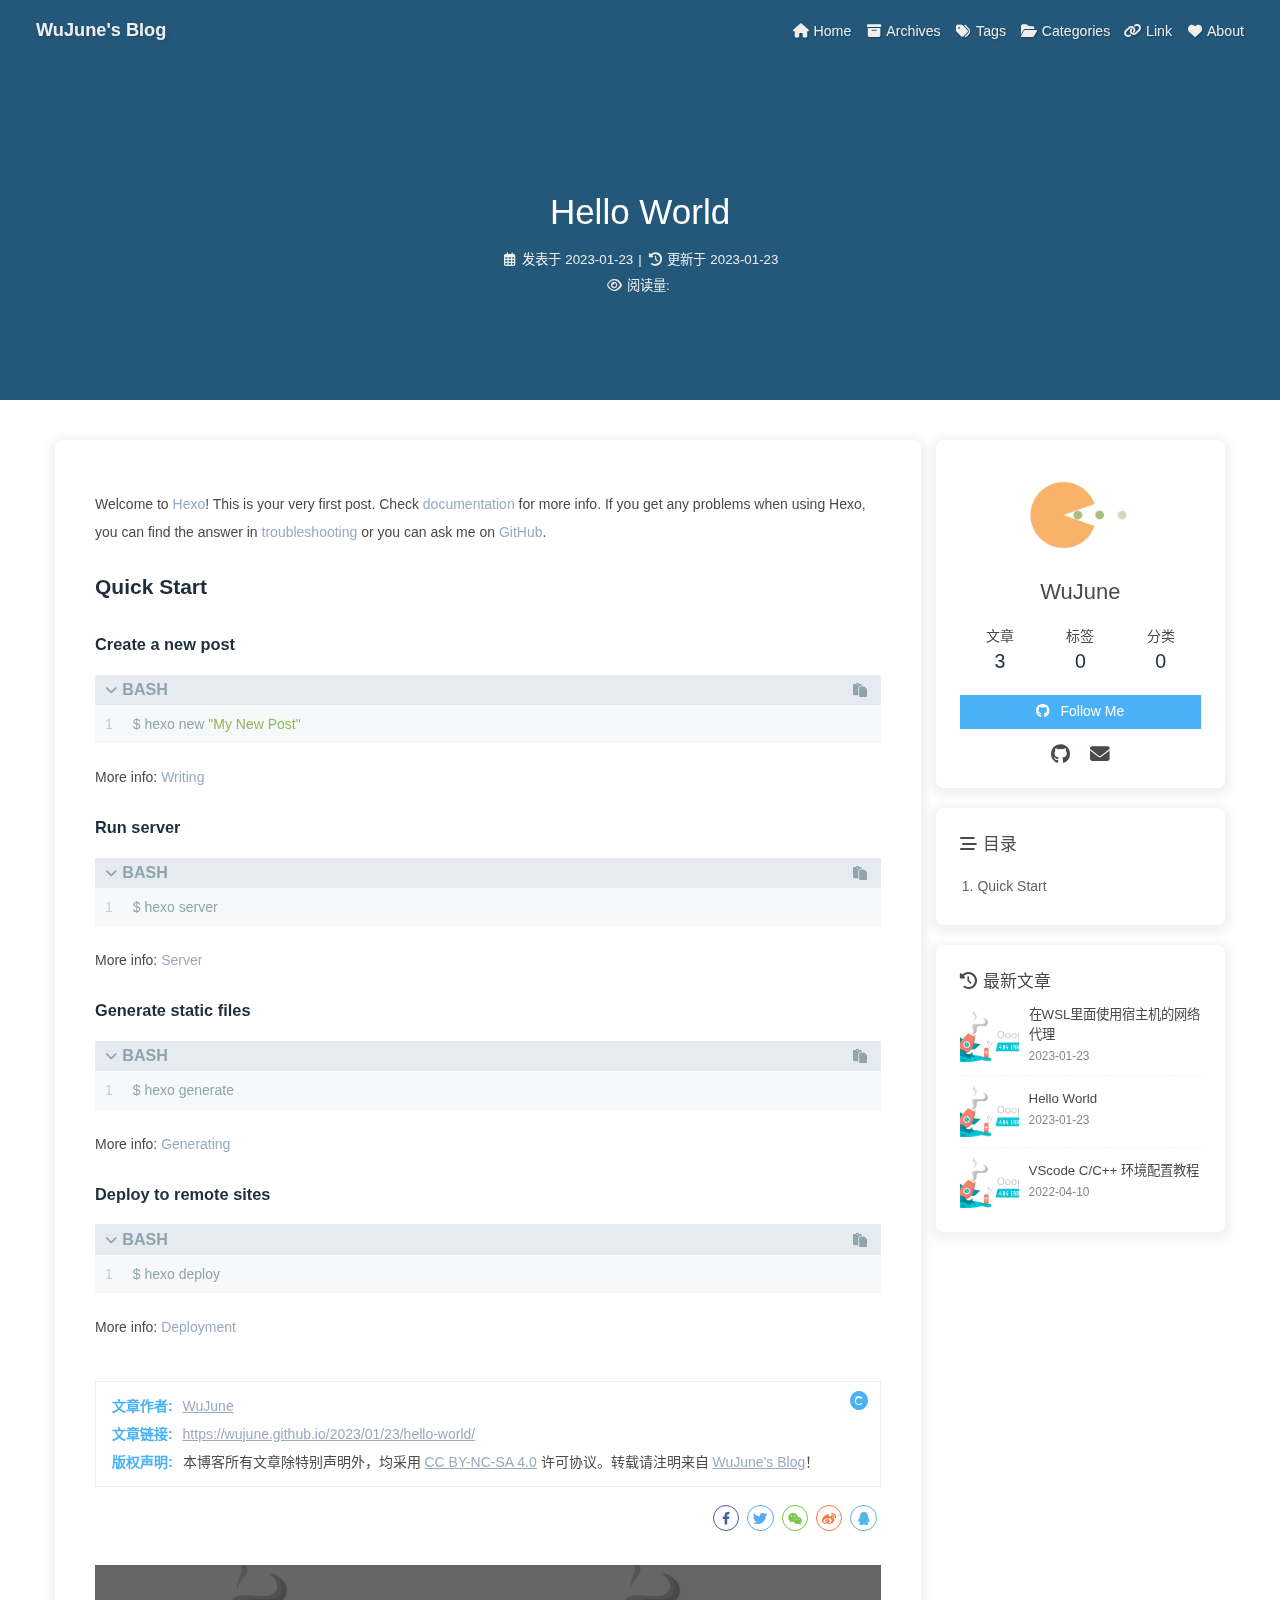
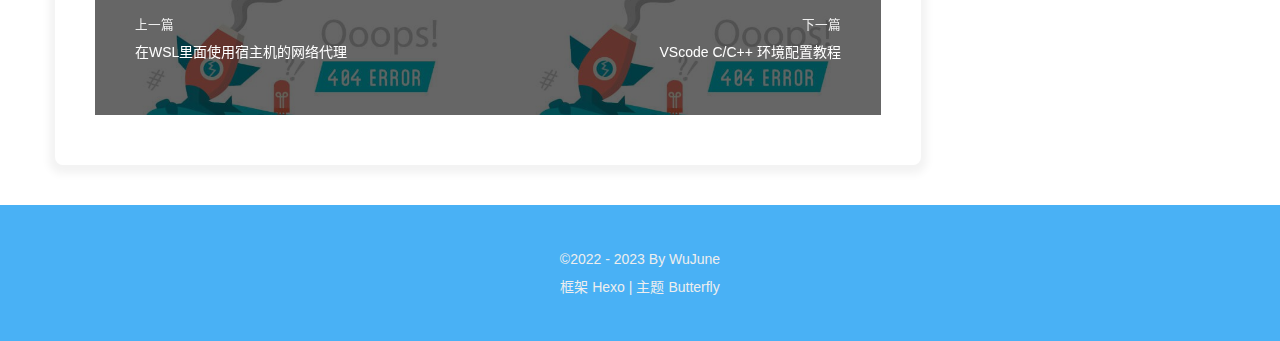
<file: 2023/01/23/hello-world/index.html>
<!DOCTYPE html><html lang="zh-CN" data-theme="light"><head><meta charset="UTF-8"><meta http-equiv="X-UA-Compatible" content="IE=edge"><meta name="viewport" content="width=device-width, initial-scale=1.0, maximum-scale=1.0, user-scalable=no"><title>Hello World | WuJune's Blog</title><meta name="author" content="WuJune"><meta name="copyright" content="WuJune"><meta name="format-detection" content="telephone=no"><meta name="theme-color" content="#ffffff"><meta name="description" content="Welcome to Hexo! This is your very first post. Check documentation for more info. If you get any problems when using Hexo, you can find the answer in troubleshooting or you can ask me on GitHub. Quick">
<meta property="og:type" content="article">
<meta property="og:title" content="Hello World">
<meta property="og:url" content="https://wujune.github.io/2023/01/23/hello-world/index.html">
<meta property="og:site_name" content="WuJune&#39;s Blog">
<meta property="og:description" content="Welcome to Hexo! This is your very first post. Check documentation for more info. If you get any problems when using Hexo, you can find the answer in troubleshooting or you can ask me on GitHub. Quick">
<meta property="og:locale" content="zh_CN">
<meta property="og:image" content="https://wallpaperaccess.com/full/3520357.png">
<meta property="article:published_time" content="2023-01-23T08:54:07.912Z">
<meta property="article:modified_time" content="2023-01-23T11:04:39.282Z">
<meta property="article:author" content="WuJune">
<meta name="twitter:card" content="summary">
<meta name="twitter:image" content="https://wallpaperaccess.com/full/3520357.png"><link rel="shortcut icon" href="https://avatars.githubusercontent.com/u/16255354?s=40&v=4"><link rel="canonical" href="https://wujune.github.io/2023/01/23/hello-world/"><link rel="preconnect" href="//cdn.jsdelivr.net"/><link rel="preconnect" href="//busuanzi.ibruce.info"/><link rel="stylesheet" href="/css/index.css"><link rel="stylesheet" href="https://cdn.jsdelivr.net/npm/@fortawesome/fontawesome-free@6/css/all.min.css" media="print" onload="this.media='all'"><link rel="stylesheet" href="https://cdn.jsdelivr.net/npm/@fancyapps/ui/dist/fancybox.css" media="print" onload="this.media='all'"><script>const GLOBAL_CONFIG = { 
  root: '/',
  algolia: undefined,
  localSearch: undefined,
  translate: undefined,
  noticeOutdate: undefined,
  highlight: {"plugin":"highlighjs","highlightCopy":true,"highlightLang":true,"highlightHeightLimit":false},
  copy: {
    success: '复制成功',
    error: '复制错误',
    noSupport: '浏览器不支持'
  },
  relativeDate: {
    homepage: false,
    post: false
  },
  runtime: '',
  date_suffix: {
    just: '刚刚',
    min: '分钟前',
    hour: '小时前',
    day: '天前',
    month: '个月前'
  },
  copyright: undefined,
  lightbox: 'fancybox',
  Snackbar: undefined,
  source: {
    justifiedGallery: {
      js: 'https://cdn.jsdelivr.net/npm/flickr-justified-gallery@2/dist/fjGallery.min.js',
      css: 'https://cdn.jsdelivr.net/npm/flickr-justified-gallery@2/dist/fjGallery.min.css'
    }
  },
  isPhotoFigcaption: false,
  islazyload: false,
  isAnchor: false
}</script><script id="config-diff">var GLOBAL_CONFIG_SITE = {
  title: 'Hello World',
  isPost: true,
  isHome: false,
  isHighlightShrink: false,
  isToc: true,
  postUpdate: '2023-01-23 19:04:39'
}</script><noscript><style type="text/css">
  #nav {
    opacity: 1
  }
  .justified-gallery img {
    opacity: 1
  }

  #recent-posts time,
  #post-meta time {
    display: inline !important
  }
</style></noscript><script>(win=>{
    win.saveToLocal = {
      set: function setWithExpiry(key, value, ttl) {
        if (ttl === 0) return
        const now = new Date()
        const expiryDay = ttl * 86400000
        const item = {
          value: value,
          expiry: now.getTime() + expiryDay,
        }
        localStorage.setItem(key, JSON.stringify(item))
      },

      get: function getWithExpiry(key) {
        const itemStr = localStorage.getItem(key)

        if (!itemStr) {
          return undefined
        }
        const item = JSON.parse(itemStr)
        const now = new Date()

        if (now.getTime() > item.expiry) {
          localStorage.removeItem(key)
          return undefined
        }
        return item.value
      }
    }
  
    win.getScript = url => new Promise((resolve, reject) => {
      const script = document.createElement('script')
      script.src = url
      script.async = true
      script.onerror = reject
      script.onload = script.onreadystatechange = function() {
        const loadState = this.readyState
        if (loadState && loadState !== 'loaded' && loadState !== 'complete') return
        script.onload = script.onreadystatechange = null
        resolve()
      }
      document.head.appendChild(script)
    })
  
      win.activateDarkMode = function () {
        document.documentElement.setAttribute('data-theme', 'dark')
        if (document.querySelector('meta[name="theme-color"]') !== null) {
          document.querySelector('meta[name="theme-color"]').setAttribute('content', '#0d0d0d')
        }
      }
      win.activateLightMode = function () {
        document.documentElement.setAttribute('data-theme', 'light')
        if (document.querySelector('meta[name="theme-color"]') !== null) {
          document.querySelector('meta[name="theme-color"]').setAttribute('content', '#ffffff')
        }
      }
      const t = saveToLocal.get('theme')
    
          if (t === 'dark') activateDarkMode()
          else if (t === 'light') activateLightMode()
        
      const asideStatus = saveToLocal.get('aside-status')
      if (asideStatus !== undefined) {
        if (asideStatus === 'hide') {
          document.documentElement.classList.add('hide-aside')
        } else {
          document.documentElement.classList.remove('hide-aside')
        }
      }
    
    const detectApple = () => {
      if(/iPad|iPhone|iPod|Macintosh/.test(navigator.userAgent)){
        document.documentElement.classList.add('apple')
      }
    }
    detectApple()
    })(window)</script><meta name="generator" content="Hexo 6.1.0"></head><body><div id="web_bg"></div><div id="sidebar"><div id="menu-mask"></div><div id="sidebar-menus"><div class="avatar-img is-center"><img src="https://avatars.githubusercontent.com/u/16255354?v=4" onerror="onerror=null;src='/img/friend_404.gif'" alt="avatar"/></div><div class="site-data is-center"><div class="data-item"><a href="/archives/"><div class="headline">文章</div><div class="length-num">3</div></a></div><div class="data-item"><a href="/tags/"><div class="headline">标签</div><div class="length-num">0</div></a></div><div class="data-item"><a href="/categories/"><div class="headline">分类</div><div class="length-num">0</div></a></div></div><hr/><div class="menus_items"><div class="menus_item"><a class="site-page" href="/"><i class="fa-fw fas fa-home"></i><span> Home</span></a></div><div class="menus_item"><a class="site-page" href="/archives/"><i class="fa-fw fas fa-archive"></i><span> Archives</span></a></div><div class="menus_item"><a class="site-page" href="/tags/"><i class="fa-fw fas fa-tags"></i><span> Tags</span></a></div><div class="menus_item"><a class="site-page" href="/categories/"><i class="fa-fw fas fa-folder-open"></i><span> Categories</span></a></div><div class="menus_item"><a class="site-page" href="/link/"><i class="fa-fw fas fa-link"></i><span> Link</span></a></div><div class="menus_item"><a class="site-page" href="/about/"><i class="fa-fw fas fa-heart"></i><span> About</span></a></div></div></div></div><div class="post" id="body-wrap"><header class="post-bg" id="page-header" style="background-image: url('https://wallpaperaccess.com/full/3520357.png')"><nav id="nav"><span id="blog_name"><a id="site-name" href="/">WuJune's Blog</a></span><div id="menus"><div class="menus_items"><div class="menus_item"><a class="site-page" href="/"><i class="fa-fw fas fa-home"></i><span> Home</span></a></div><div class="menus_item"><a class="site-page" href="/archives/"><i class="fa-fw fas fa-archive"></i><span> Archives</span></a></div><div class="menus_item"><a class="site-page" href="/tags/"><i class="fa-fw fas fa-tags"></i><span> Tags</span></a></div><div class="menus_item"><a class="site-page" href="/categories/"><i class="fa-fw fas fa-folder-open"></i><span> Categories</span></a></div><div class="menus_item"><a class="site-page" href="/link/"><i class="fa-fw fas fa-link"></i><span> Link</span></a></div><div class="menus_item"><a class="site-page" href="/about/"><i class="fa-fw fas fa-heart"></i><span> About</span></a></div></div><div id="toggle-menu"><a class="site-page"><i class="fas fa-bars fa-fw"></i></a></div></div></nav><div id="post-info"><h1 class="post-title">Hello World</h1><div id="post-meta"><div class="meta-firstline"><span class="post-meta-date"><i class="far fa-calendar-alt fa-fw post-meta-icon"></i><span class="post-meta-label">发表于</span><time class="post-meta-date-created" datetime="2023-01-23T08:54:07.912Z" title="发表于 2023-01-23 16:54:07">2023-01-23</time><span class="post-meta-separator">|</span><i class="fas fa-history fa-fw post-meta-icon"></i><span class="post-meta-label">更新于</span><time class="post-meta-date-updated" datetime="2023-01-23T11:04:39.282Z" title="更新于 2023-01-23 19:04:39">2023-01-23</time></span></div><div class="meta-secondline"><span class="post-meta-separator">|</span><span class="post-meta-pv-cv" id="" data-flag-title="Hello World"><i class="far fa-eye fa-fw post-meta-icon"></i><span class="post-meta-label">阅读量:</span><span id="busuanzi_value_page_pv"></span></span></div></div></div></header><main class="layout" id="content-inner"><div id="post"><article class="post-content" id="article-container"><p>Welcome to <a target="_blank" rel="noopener" href="https://hexo.io/">Hexo</a>! This is your very first post. Check <a target="_blank" rel="noopener" href="https://hexo.io/docs/">documentation</a> for more info. If you get any problems when using Hexo, you can find the answer in <a target="_blank" rel="noopener" href="https://hexo.io/docs/troubleshooting.html">troubleshooting</a> or you can ask me on <a target="_blank" rel="noopener" href="https://github.com/hexojs/hexo/issues">GitHub</a>.</p>
<h2 id="Quick-Start"><a href="#Quick-Start" class="headerlink" title="Quick Start"></a>Quick Start</h2><h3 id="Create-a-new-post"><a href="#Create-a-new-post" class="headerlink" title="Create a new post"></a>Create a new post</h3><figure class="highlight bash"><table><tr><td class="gutter"><pre><span class="line">1</span><br></pre></td><td class="code"><pre><span class="line">$ hexo new <span class="string">&quot;My New Post&quot;</span></span><br></pre></td></tr></table></figure>

<p>More info: <a target="_blank" rel="noopener" href="https://hexo.io/docs/writing.html">Writing</a></p>
<h3 id="Run-server"><a href="#Run-server" class="headerlink" title="Run server"></a>Run server</h3><figure class="highlight bash"><table><tr><td class="gutter"><pre><span class="line">1</span><br></pre></td><td class="code"><pre><span class="line">$ hexo server</span><br></pre></td></tr></table></figure>

<p>More info: <a target="_blank" rel="noopener" href="https://hexo.io/docs/server.html">Server</a></p>
<h3 id="Generate-static-files"><a href="#Generate-static-files" class="headerlink" title="Generate static files"></a>Generate static files</h3><figure class="highlight bash"><table><tr><td class="gutter"><pre><span class="line">1</span><br></pre></td><td class="code"><pre><span class="line">$ hexo generate</span><br></pre></td></tr></table></figure>

<p>More info: <a target="_blank" rel="noopener" href="https://hexo.io/docs/generating.html">Generating</a></p>
<h3 id="Deploy-to-remote-sites"><a href="#Deploy-to-remote-sites" class="headerlink" title="Deploy to remote sites"></a>Deploy to remote sites</h3><figure class="highlight bash"><table><tr><td class="gutter"><pre><span class="line">1</span><br></pre></td><td class="code"><pre><span class="line">$ hexo deploy</span><br></pre></td></tr></table></figure>

<p>More info: <a target="_blank" rel="noopener" href="https://hexo.io/docs/one-command-deployment.html">Deployment</a></p>
</article><div class="post-copyright"><div class="post-copyright__author"><span class="post-copyright-meta">文章作者: </span><span class="post-copyright-info"><a href="mailto:undefined">WuJune</a></span></div><div class="post-copyright__type"><span class="post-copyright-meta">文章链接: </span><span class="post-copyright-info"><a href="https://wujune.github.io/2023/01/23/hello-world/">https://wujune.github.io/2023/01/23/hello-world/</a></span></div><div class="post-copyright__notice"><span class="post-copyright-meta">版权声明: </span><span class="post-copyright-info">本博客所有文章除特别声明外，均采用 <a href="https://creativecommons.org/licenses/by-nc-sa/4.0/" target="_blank">CC BY-NC-SA 4.0</a> 许可协议。转载请注明来自 <a href="https://wujune.github.io" target="_blank">WuJune's Blog</a>！</span></div></div><div class="tag_share"><div class="post-meta__tag-list"></div><div class="post_share"><div class="social-share" data-image="https://wallpaperaccess.com/full/3520357.png" data-sites="facebook,twitter,wechat,weibo,qq"></div><link rel="stylesheet" href="https://cdn.jsdelivr.net/npm/social-share.js/dist/css/share.min.css" media="print" onload="this.media='all'"><script src="https://cdn.jsdelivr.net/npm/social-share.js/dist/js/social-share.min.js" defer></script></div></div><nav class="pagination-post" id="pagination"><div class="prev-post pull-left"><a href="/2023/01/23/%E5%9C%A8WSL%E9%87%8C%E9%9D%A2%E4%BD%BF%E7%94%A8%E5%AE%BF%E4%B8%BB%E6%9C%BA%E7%9A%84%E7%BD%91%E7%BB%9C%E4%BB%A3%E7%90%86/"><img class="prev-cover" src="https://wallpaperaccess.com/full/3520357.png" onerror="onerror=null;src='/img/404.jpg'" alt="cover of previous post"><div class="pagination-info"><div class="label">上一篇</div><div class="prev_info">在WSL里面使用宿主机的网络代理</div></div></a></div><div class="next-post pull-right"><a href="/2022/04/10/VScode-C-C-%E7%8E%AF%E5%A2%83%E9%85%8D%E7%BD%AE%E8%AF%A6%E8%A7%A3/"><img class="next-cover" src="https://wallpaperaccess.com/full/3520357.png" onerror="onerror=null;src='/img/404.jpg'" alt="cover of next post"><div class="pagination-info"><div class="label">下一篇</div><div class="next_info">VScode C/C++ 环境配置教程</div></div></a></div></nav></div><div class="aside-content" id="aside-content"><div class="card-widget card-info"><div class="is-center"><div class="avatar-img"><img src="https://avatars.githubusercontent.com/u/16255354?v=4" onerror="this.onerror=null;this.src='/img/friend_404.gif'" alt="avatar"/></div><div class="author-info__name">WuJune</div><div class="author-info__description"></div></div><div class="card-info-data is-center"><div class="card-info-data-item"><a href="/archives/"><div class="headline">文章</div><div class="length-num">3</div></a></div><div class="card-info-data-item"><a href="/tags/"><div class="headline">标签</div><div class="length-num">0</div></a></div><div class="card-info-data-item"><a href="/categories/"><div class="headline">分类</div><div class="length-num">0</div></a></div></div><a id="card-info-btn" target="_blank" rel="noopener" href="https://github.com/WuJune"><i class="fab fa-github"></i><span>Follow Me</span></a><div class="card-info-social-icons is-center"><a class="social-icon" href="https://github.com/WuJune" target="_blank" title="Github"><i class="fab fa-github"></i></a><a class="social-icon" href="mailto:WuJune000@Outlook.com" target="_blank" title="Email"><i class="fas fa-envelope"></i></a></div></div><div class="sticky_layout"><div class="card-widget" id="card-toc"><div class="item-headline"><i class="fas fa-stream"></i><span>目录</span><span class="toc-percentage"></span></div><div class="toc-content"><ol class="toc"><li class="toc-item toc-level-2"><a class="toc-link" href="#Quick-Start"><span class="toc-number">1.</span> <span class="toc-text">Quick Start</span></a><ol class="toc-child"><li class="toc-item toc-level-3"><a class="toc-link" href="#Create-a-new-post"><span class="toc-number">1.1.</span> <span class="toc-text">Create a new post</span></a></li><li class="toc-item toc-level-3"><a class="toc-link" href="#Run-server"><span class="toc-number">1.2.</span> <span class="toc-text">Run server</span></a></li><li class="toc-item toc-level-3"><a class="toc-link" href="#Generate-static-files"><span class="toc-number">1.3.</span> <span class="toc-text">Generate static files</span></a></li><li class="toc-item toc-level-3"><a class="toc-link" href="#Deploy-to-remote-sites"><span class="toc-number">1.4.</span> <span class="toc-text">Deploy to remote sites</span></a></li></ol></li></ol></div></div><div class="card-widget card-recent-post"><div class="item-headline"><i class="fas fa-history"></i><span>最新文章</span></div><div class="aside-list"><div class="aside-list-item"><a class="thumbnail" href="/2023/01/23/%E5%9C%A8WSL%E9%87%8C%E9%9D%A2%E4%BD%BF%E7%94%A8%E5%AE%BF%E4%B8%BB%E6%9C%BA%E7%9A%84%E7%BD%91%E7%BB%9C%E4%BB%A3%E7%90%86/" title="在WSL里面使用宿主机的网络代理"><img src="https://wallpaperaccess.com/full/3520357.png" onerror="this.onerror=null;this.src='/img/404.jpg'" alt="在WSL里面使用宿主机的网络代理"/></a><div class="content"><a class="title" href="/2023/01/23/%E5%9C%A8WSL%E9%87%8C%E9%9D%A2%E4%BD%BF%E7%94%A8%E5%AE%BF%E4%B8%BB%E6%9C%BA%E7%9A%84%E7%BD%91%E7%BB%9C%E4%BB%A3%E7%90%86/" title="在WSL里面使用宿主机的网络代理">在WSL里面使用宿主机的网络代理</a><time datetime="2023-01-23T11:33:39.000Z" title="发表于 2023-01-23 19:33:39">2023-01-23</time></div></div><div class="aside-list-item"><a class="thumbnail" href="/2023/01/23/hello-world/" title="Hello World"><img src="https://wallpaperaccess.com/full/3520357.png" onerror="this.onerror=null;this.src='/img/404.jpg'" alt="Hello World"/></a><div class="content"><a class="title" href="/2023/01/23/hello-world/" title="Hello World">Hello World</a><time datetime="2023-01-23T08:54:07.912Z" title="发表于 2023-01-23 16:54:07">2023-01-23</time></div></div><div class="aside-list-item"><a class="thumbnail" href="/2022/04/10/VScode-C-C-%E7%8E%AF%E5%A2%83%E9%85%8D%E7%BD%AE%E8%AF%A6%E8%A7%A3/" title="VScode C/C++ 环境配置教程"><img src="https://wallpaperaccess.com/full/3520357.png" onerror="this.onerror=null;this.src='/img/404.jpg'" alt="VScode C/C++ 环境配置教程"/></a><div class="content"><a class="title" href="/2022/04/10/VScode-C-C-%E7%8E%AF%E5%A2%83%E9%85%8D%E7%BD%AE%E8%AF%A6%E8%A7%A3/" title="VScode C/C++ 环境配置教程">VScode C/C++ 环境配置教程</a><time datetime="2022-04-10T09:02:54.000Z" title="发表于 2022-04-10 17:02:54">2022-04-10</time></div></div></div></div></div></div></main><footer id="footer"><div id="footer-wrap"><div class="copyright">&copy;2022 - 2023 By WuJune</div><div class="framework-info"><span>框架 </span><a target="_blank" rel="noopener" href="https://hexo.io">Hexo</a><span class="footer-separator">|</span><span>主题 </span><a target="_blank" rel="noopener" href="https://github.com/jerryc127/hexo-theme-butterfly">Butterfly</a></div></div></footer></div><div id="rightside"><div id="rightside-config-hide"><button id="readmode" type="button" title="阅读模式"><i class="fas fa-book-open"></i></button><button id="darkmode" type="button" title="浅色和深色模式转换"><i class="fas fa-adjust"></i></button><button id="hide-aside-btn" type="button" title="单栏和双栏切换"><i class="fas fa-arrows-alt-h"></i></button></div><div id="rightside-config-show"><button id="rightside_config" type="button" title="设置"><i class="fas fa-cog fa-spin"></i></button><button class="close" id="mobile-toc-button" type="button" title="目录"><i class="fas fa-list-ul"></i></button><button id="go-up" type="button" title="回到顶部"><i class="fas fa-arrow-up"></i></button></div></div><div><script src="/js/utils.js"></script><script src="/js/main.js"></script><script src="https://cdn.jsdelivr.net/npm/@fancyapps/ui/dist/fancybox.umd.js"></script><div class="js-pjax"></div><script async data-pjax src="//busuanzi.ibruce.info/busuanzi/2.3/busuanzi.pure.mini.js"></script></div></body></html>
</file>
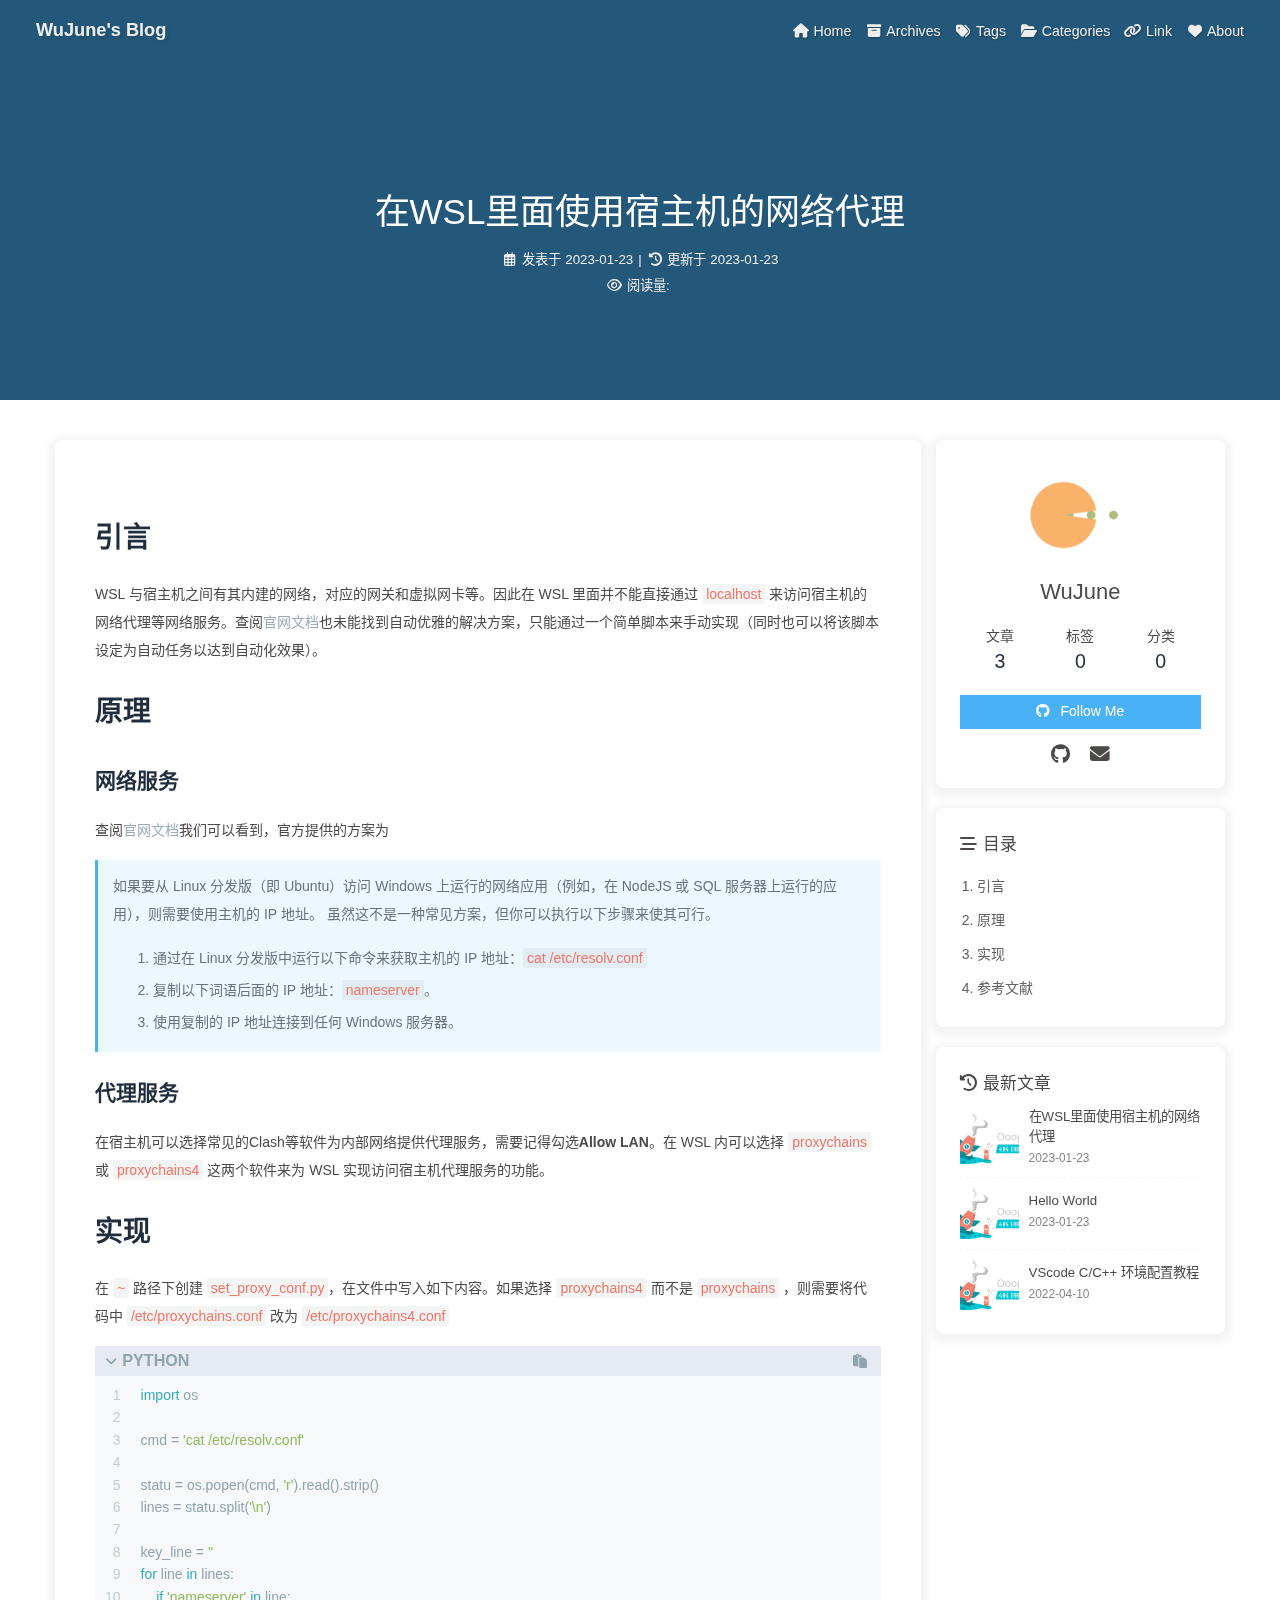
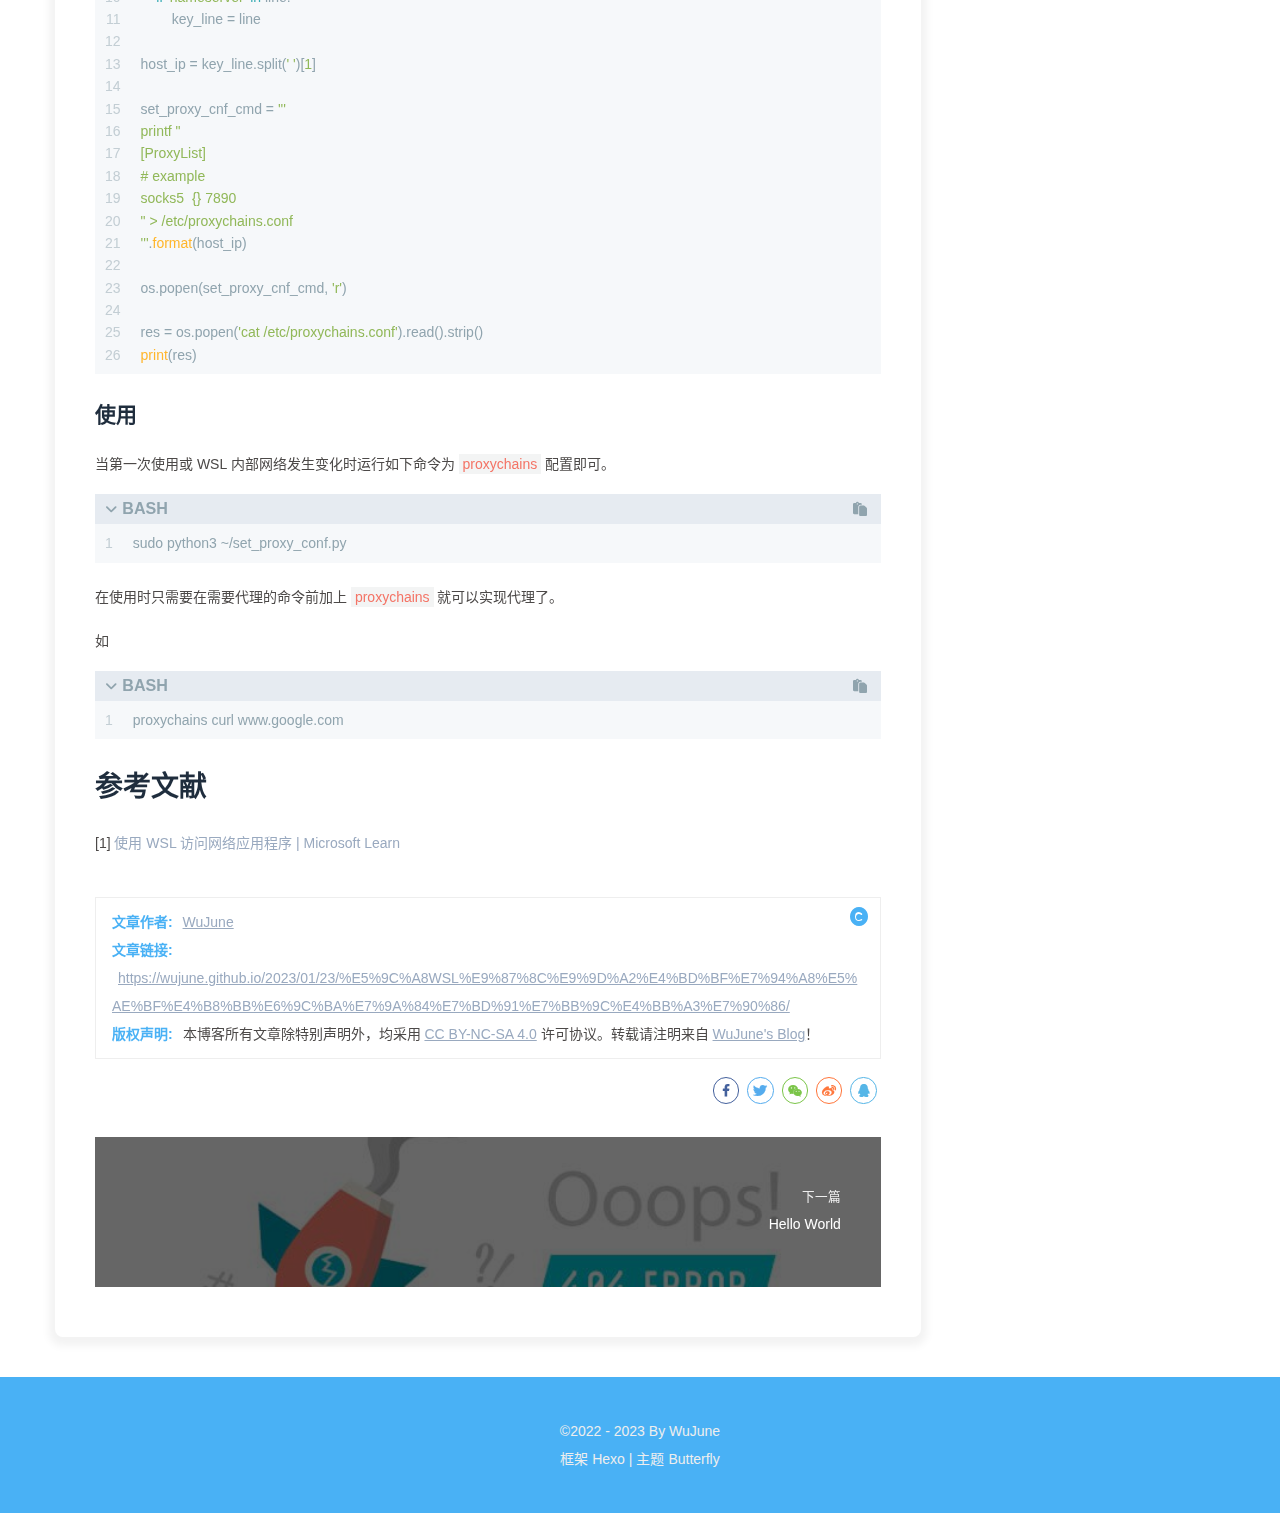
<file: 2023/01/23/在WSL里面使用宿主机的网络代理/index.html>
<!DOCTYPE html><html lang="zh-CN" data-theme="light"><head><meta charset="UTF-8"><meta http-equiv="X-UA-Compatible" content="IE=edge"><meta name="viewport" content="width=device-width, initial-scale=1.0, maximum-scale=1.0, user-scalable=no"><title>在WSL里面使用宿主机的网络代理 | WuJune's Blog</title><meta name="author" content="WuJune"><meta name="copyright" content="WuJune"><meta name="format-detection" content="telephone=no"><meta name="theme-color" content="#ffffff"><meta name="description" content="引言WSL 与宿主机之间有其内建的网络，对应的网关和虚拟网卡等。因此在 WSL 里面并不能直接通过 localhost 来访问宿主机的网络代理等网络服务。查阅官网文档也未能找到自动优雅的解决方案，只能通过一个简单脚本来手动实现（同时也可以将该脚本设定为自动任务以达到自动化效果）。 原理网络服务查阅官网文档我们可以看到，官方提供的方案为  如果要从 Linux 分发版（即 Ubuntu）访问 Win">
<meta property="og:type" content="article">
<meta property="og:title" content="在WSL里面使用宿主机的网络代理">
<meta property="og:url" content="https://wujune.github.io/2023/01/23/%E5%9C%A8WSL%E9%87%8C%E9%9D%A2%E4%BD%BF%E7%94%A8%E5%AE%BF%E4%B8%BB%E6%9C%BA%E7%9A%84%E7%BD%91%E7%BB%9C%E4%BB%A3%E7%90%86/index.html">
<meta property="og:site_name" content="WuJune&#39;s Blog">
<meta property="og:description" content="引言WSL 与宿主机之间有其内建的网络，对应的网关和虚拟网卡等。因此在 WSL 里面并不能直接通过 localhost 来访问宿主机的网络代理等网络服务。查阅官网文档也未能找到自动优雅的解决方案，只能通过一个简单脚本来手动实现（同时也可以将该脚本设定为自动任务以达到自动化效果）。 原理网络服务查阅官网文档我们可以看到，官方提供的方案为  如果要从 Linux 分发版（即 Ubuntu）访问 Win">
<meta property="og:locale" content="zh_CN">
<meta property="og:image" content="https://wallpaperaccess.com/full/3520357.png">
<meta property="article:published_time" content="2023-01-23T11:33:39.000Z">
<meta property="article:modified_time" content="2023-01-23T12:01:39.081Z">
<meta property="article:author" content="WuJune">
<meta name="twitter:card" content="summary">
<meta name="twitter:image" content="https://wallpaperaccess.com/full/3520357.png"><link rel="shortcut icon" href="https://avatars.githubusercontent.com/u/16255354?s=40&v=4"><link rel="canonical" href="https://wujune.github.io/2023/01/23/%E5%9C%A8WSL%E9%87%8C%E9%9D%A2%E4%BD%BF%E7%94%A8%E5%AE%BF%E4%B8%BB%E6%9C%BA%E7%9A%84%E7%BD%91%E7%BB%9C%E4%BB%A3%E7%90%86/"><link rel="preconnect" href="//cdn.jsdelivr.net"/><link rel="preconnect" href="//busuanzi.ibruce.info"/><link rel="stylesheet" href="/css/index.css"><link rel="stylesheet" href="https://cdn.jsdelivr.net/npm/@fortawesome/fontawesome-free@6/css/all.min.css" media="print" onload="this.media='all'"><link rel="stylesheet" href="https://cdn.jsdelivr.net/npm/@fancyapps/ui/dist/fancybox.css" media="print" onload="this.media='all'"><script>const GLOBAL_CONFIG = { 
  root: '/',
  algolia: undefined,
  localSearch: undefined,
  translate: undefined,
  noticeOutdate: undefined,
  highlight: {"plugin":"highlighjs","highlightCopy":true,"highlightLang":true,"highlightHeightLimit":false},
  copy: {
    success: '复制成功',
    error: '复制错误',
    noSupport: '浏览器不支持'
  },
  relativeDate: {
    homepage: false,
    post: false
  },
  runtime: '',
  date_suffix: {
    just: '刚刚',
    min: '分钟前',
    hour: '小时前',
    day: '天前',
    month: '个月前'
  },
  copyright: undefined,
  lightbox: 'fancybox',
  Snackbar: undefined,
  source: {
    justifiedGallery: {
      js: 'https://cdn.jsdelivr.net/npm/flickr-justified-gallery@2/dist/fjGallery.min.js',
      css: 'https://cdn.jsdelivr.net/npm/flickr-justified-gallery@2/dist/fjGallery.min.css'
    }
  },
  isPhotoFigcaption: false,
  islazyload: false,
  isAnchor: false
}</script><script id="config-diff">var GLOBAL_CONFIG_SITE = {
  title: '在WSL里面使用宿主机的网络代理',
  isPost: true,
  isHome: false,
  isHighlightShrink: false,
  isToc: true,
  postUpdate: '2023-01-23 20:01:39'
}</script><noscript><style type="text/css">
  #nav {
    opacity: 1
  }
  .justified-gallery img {
    opacity: 1
  }

  #recent-posts time,
  #post-meta time {
    display: inline !important
  }
</style></noscript><script>(win=>{
    win.saveToLocal = {
      set: function setWithExpiry(key, value, ttl) {
        if (ttl === 0) return
        const now = new Date()
        const expiryDay = ttl * 86400000
        const item = {
          value: value,
          expiry: now.getTime() + expiryDay,
        }
        localStorage.setItem(key, JSON.stringify(item))
      },

      get: function getWithExpiry(key) {
        const itemStr = localStorage.getItem(key)

        if (!itemStr) {
          return undefined
        }
        const item = JSON.parse(itemStr)
        const now = new Date()

        if (now.getTime() > item.expiry) {
          localStorage.removeItem(key)
          return undefined
        }
        return item.value
      }
    }
  
    win.getScript = url => new Promise((resolve, reject) => {
      const script = document.createElement('script')
      script.src = url
      script.async = true
      script.onerror = reject
      script.onload = script.onreadystatechange = function() {
        const loadState = this.readyState
        if (loadState && loadState !== 'loaded' && loadState !== 'complete') return
        script.onload = script.onreadystatechange = null
        resolve()
      }
      document.head.appendChild(script)
    })
  
      win.activateDarkMode = function () {
        document.documentElement.setAttribute('data-theme', 'dark')
        if (document.querySelector('meta[name="theme-color"]') !== null) {
          document.querySelector('meta[name="theme-color"]').setAttribute('content', '#0d0d0d')
        }
      }
      win.activateLightMode = function () {
        document.documentElement.setAttribute('data-theme', 'light')
        if (document.querySelector('meta[name="theme-color"]') !== null) {
          document.querySelector('meta[name="theme-color"]').setAttribute('content', '#ffffff')
        }
      }
      const t = saveToLocal.get('theme')
    
          if (t === 'dark') activateDarkMode()
          else if (t === 'light') activateLightMode()
        
      const asideStatus = saveToLocal.get('aside-status')
      if (asideStatus !== undefined) {
        if (asideStatus === 'hide') {
          document.documentElement.classList.add('hide-aside')
        } else {
          document.documentElement.classList.remove('hide-aside')
        }
      }
    
    const detectApple = () => {
      if(/iPad|iPhone|iPod|Macintosh/.test(navigator.userAgent)){
        document.documentElement.classList.add('apple')
      }
    }
    detectApple()
    })(window)</script><meta name="generator" content="Hexo 6.1.0"></head><body><div id="web_bg"></div><div id="sidebar"><div id="menu-mask"></div><div id="sidebar-menus"><div class="avatar-img is-center"><img src="https://avatars.githubusercontent.com/u/16255354?v=4" onerror="onerror=null;src='/img/friend_404.gif'" alt="avatar"/></div><div class="site-data is-center"><div class="data-item"><a href="/archives/"><div class="headline">文章</div><div class="length-num">3</div></a></div><div class="data-item"><a href="/tags/"><div class="headline">标签</div><div class="length-num">0</div></a></div><div class="data-item"><a href="/categories/"><div class="headline">分类</div><div class="length-num">0</div></a></div></div><hr/><div class="menus_items"><div class="menus_item"><a class="site-page" href="/"><i class="fa-fw fas fa-home"></i><span> Home</span></a></div><div class="menus_item"><a class="site-page" href="/archives/"><i class="fa-fw fas fa-archive"></i><span> Archives</span></a></div><div class="menus_item"><a class="site-page" href="/tags/"><i class="fa-fw fas fa-tags"></i><span> Tags</span></a></div><div class="menus_item"><a class="site-page" href="/categories/"><i class="fa-fw fas fa-folder-open"></i><span> Categories</span></a></div><div class="menus_item"><a class="site-page" href="/link/"><i class="fa-fw fas fa-link"></i><span> Link</span></a></div><div class="menus_item"><a class="site-page" href="/about/"><i class="fa-fw fas fa-heart"></i><span> About</span></a></div></div></div></div><div class="post" id="body-wrap"><header class="post-bg" id="page-header" style="background-image: url('https://wallpaperaccess.com/full/3520357.png')"><nav id="nav"><span id="blog_name"><a id="site-name" href="/">WuJune's Blog</a></span><div id="menus"><div class="menus_items"><div class="menus_item"><a class="site-page" href="/"><i class="fa-fw fas fa-home"></i><span> Home</span></a></div><div class="menus_item"><a class="site-page" href="/archives/"><i class="fa-fw fas fa-archive"></i><span> Archives</span></a></div><div class="menus_item"><a class="site-page" href="/tags/"><i class="fa-fw fas fa-tags"></i><span> Tags</span></a></div><div class="menus_item"><a class="site-page" href="/categories/"><i class="fa-fw fas fa-folder-open"></i><span> Categories</span></a></div><div class="menus_item"><a class="site-page" href="/link/"><i class="fa-fw fas fa-link"></i><span> Link</span></a></div><div class="menus_item"><a class="site-page" href="/about/"><i class="fa-fw fas fa-heart"></i><span> About</span></a></div></div><div id="toggle-menu"><a class="site-page"><i class="fas fa-bars fa-fw"></i></a></div></div></nav><div id="post-info"><h1 class="post-title">在WSL里面使用宿主机的网络代理</h1><div id="post-meta"><div class="meta-firstline"><span class="post-meta-date"><i class="far fa-calendar-alt fa-fw post-meta-icon"></i><span class="post-meta-label">发表于</span><time class="post-meta-date-created" datetime="2023-01-23T11:33:39.000Z" title="发表于 2023-01-23 19:33:39">2023-01-23</time><span class="post-meta-separator">|</span><i class="fas fa-history fa-fw post-meta-icon"></i><span class="post-meta-label">更新于</span><time class="post-meta-date-updated" datetime="2023-01-23T12:01:39.081Z" title="更新于 2023-01-23 20:01:39">2023-01-23</time></span></div><div class="meta-secondline"><span class="post-meta-separator">|</span><span class="post-meta-pv-cv" id="" data-flag-title="在WSL里面使用宿主机的网络代理"><i class="far fa-eye fa-fw post-meta-icon"></i><span class="post-meta-label">阅读量:</span><span id="busuanzi_value_page_pv"></span></span></div></div></div></header><main class="layout" id="content-inner"><div id="post"><article class="post-content" id="article-container"><h1 id="引言"><a href="#引言" class="headerlink" title="引言"></a>引言</h1><p>WSL 与宿主机之间有其内建的网络，对应的网关和虚拟网卡等。因此在 WSL 里面并不能直接通过 <code>localhost</code> 来访问宿主机的网络代理等网络服务。查阅<a target="_blank" rel="noopener" href="https://learn.microsoft.com/zh-cn/windows/wsl/networking">官网文档</a>也未能找到自动优雅的解决方案，只能通过一个简单脚本来手动实现（同时也可以将该脚本设定为自动任务以达到自动化效果）。</p>
<h1 id="原理"><a href="#原理" class="headerlink" title="原理"></a>原理</h1><h2 id="网络服务"><a href="#网络服务" class="headerlink" title="网络服务"></a>网络服务</h2><p>查阅<a target="_blank" rel="noopener" href="https://learn.microsoft.com/zh-cn/windows/wsl/networking">官网文档</a>我们可以看到，官方提供的方案为</p>
<blockquote>
<p>如果要从 Linux 分发版（即 Ubuntu）访问 Windows 上运行的网络应用（例如，在 NodeJS 或 SQL 服务器上运行的应用），则需要使用主机的 IP 地址。 虽然这不是一种常见方案，但你可以执行以下步骤来使其可行。</p>
<ol>
<li>通过在 Linux 分发版中运行以下命令来获取主机的 IP 地址：<code>cat /etc/resolv.conf</code></li>
<li>复制以下词语后面的 IP 地址：<code>nameserver</code>。</li>
<li>使用复制的 IP 地址连接到任何 Windows 服务器。</li>
</ol>
</blockquote>
<h2 id="代理服务"><a href="#代理服务" class="headerlink" title="代理服务"></a>代理服务</h2><p>在宿主机可以选择常见的Clash等软件为内部网络提供代理服务，需要记得勾选<strong>Allow LAN</strong>。在 WSL 内可以选择 <code>proxychains</code> 或 <code>proxychains4</code> 这两个软件来为 WSL 实现访问宿主机代理服务的功能。</p>
<h1 id="实现"><a href="#实现" class="headerlink" title="实现"></a>实现</h1><p>在 <code>~</code> 路径下创建 <code>set_proxy_conf.py</code>，在文件中写入如下内容。如果选择 <code>proxychains4</code> 而不是 <code>proxychains</code> ，则需要将代码中 <code>/etc/proxychains.conf</code> 改为 <code>/etc/proxychains4.conf</code></p>
<figure class="highlight python"><table><tr><td class="gutter"><pre><span class="line">1</span><br><span class="line">2</span><br><span class="line">3</span><br><span class="line">4</span><br><span class="line">5</span><br><span class="line">6</span><br><span class="line">7</span><br><span class="line">8</span><br><span class="line">9</span><br><span class="line">10</span><br><span class="line">11</span><br><span class="line">12</span><br><span class="line">13</span><br><span class="line">14</span><br><span class="line">15</span><br><span class="line">16</span><br><span class="line">17</span><br><span class="line">18</span><br><span class="line">19</span><br><span class="line">20</span><br><span class="line">21</span><br><span class="line">22</span><br><span class="line">23</span><br><span class="line">24</span><br><span class="line">25</span><br><span class="line">26</span><br></pre></td><td class="code"><pre><span class="line"><span class="keyword">import</span> os</span><br><span class="line"></span><br><span class="line">cmd = <span class="string">&#x27;cat /etc/resolv.conf&#x27;</span></span><br><span class="line"></span><br><span class="line">statu = os.popen(cmd, <span class="string">&#x27;r&#x27;</span>).read().strip()</span><br><span class="line">lines = statu.split(<span class="string">&#x27;\n&#x27;</span>)</span><br><span class="line"></span><br><span class="line">key_line = <span class="string">&#x27;&#x27;</span></span><br><span class="line"><span class="keyword">for</span> line <span class="keyword">in</span> lines:</span><br><span class="line">    <span class="keyword">if</span> <span class="string">&#x27;nameserver&#x27;</span> <span class="keyword">in</span> line:</span><br><span class="line">        key_line = line</span><br><span class="line"></span><br><span class="line">host_ip = key_line.split(<span class="string">&#x27; &#x27;</span>)[<span class="number">1</span>]</span><br><span class="line"></span><br><span class="line">set_proxy_cnf_cmd = <span class="string">&#x27;&#x27;&#x27;</span></span><br><span class="line"><span class="string">printf &quot;</span></span><br><span class="line"><span class="string">[ProxyList]</span></span><br><span class="line"><span class="string"># example</span></span><br><span class="line"><span class="string">socks5  &#123;&#125; 7890</span></span><br><span class="line"><span class="string">&quot; &gt; /etc/proxychains.conf</span></span><br><span class="line"><span class="string">&#x27;&#x27;&#x27;</span>.<span class="built_in">format</span>(host_ip)</span><br><span class="line"></span><br><span class="line">os.popen(set_proxy_cnf_cmd, <span class="string">&#x27;r&#x27;</span>)</span><br><span class="line"></span><br><span class="line">res = os.popen(<span class="string">&#x27;cat /etc/proxychains.conf&#x27;</span>).read().strip()</span><br><span class="line"><span class="built_in">print</span>(res)</span><br></pre></td></tr></table></figure>

<h2 id="使用"><a href="#使用" class="headerlink" title="使用"></a>使用</h2><p>当第一次使用或 WSL 内部网络发生变化时运行如下命令为 <code>proxychains</code> 配置即可。</p>
<figure class="highlight bash"><table><tr><td class="gutter"><pre><span class="line">1</span><br></pre></td><td class="code"><pre><span class="line">sudo python3 ~/set_proxy_conf.py</span><br></pre></td></tr></table></figure>

<p>在使用时只需要在需要代理的命令前加上 <code>proxychains</code> 就可以实现代理了。</p>
<p>如</p>
<figure class="highlight bash"><table><tr><td class="gutter"><pre><span class="line">1</span><br></pre></td><td class="code"><pre><span class="line">proxychains curl www.google.com</span><br></pre></td></tr></table></figure>

<h1 id="参考文献"><a href="#参考文献" class="headerlink" title="参考文献"></a>参考文献</h1><p>[1] <a target="_blank" rel="noopener" href="https://learn.microsoft.com/zh-cn/windows/wsl/networking">使用 WSL 访问网络应用程序 | Microsoft Learn</a></p>
</article><div class="post-copyright"><div class="post-copyright__author"><span class="post-copyright-meta">文章作者: </span><span class="post-copyright-info"><a href="mailto:undefined">WuJune</a></span></div><div class="post-copyright__type"><span class="post-copyright-meta">文章链接: </span><span class="post-copyright-info"><a href="https://wujune.github.io/2023/01/23/%E5%9C%A8WSL%E9%87%8C%E9%9D%A2%E4%BD%BF%E7%94%A8%E5%AE%BF%E4%B8%BB%E6%9C%BA%E7%9A%84%E7%BD%91%E7%BB%9C%E4%BB%A3%E7%90%86/">https://wujune.github.io/2023/01/23/%E5%9C%A8WSL%E9%87%8C%E9%9D%A2%E4%BD%BF%E7%94%A8%E5%AE%BF%E4%B8%BB%E6%9C%BA%E7%9A%84%E7%BD%91%E7%BB%9C%E4%BB%A3%E7%90%86/</a></span></div><div class="post-copyright__notice"><span class="post-copyright-meta">版权声明: </span><span class="post-copyright-info">本博客所有文章除特别声明外，均采用 <a href="https://creativecommons.org/licenses/by-nc-sa/4.0/" target="_blank">CC BY-NC-SA 4.0</a> 许可协议。转载请注明来自 <a href="https://wujune.github.io" target="_blank">WuJune's Blog</a>！</span></div></div><div class="tag_share"><div class="post-meta__tag-list"></div><div class="post_share"><div class="social-share" data-image="https://wallpaperaccess.com/full/3520357.png" data-sites="facebook,twitter,wechat,weibo,qq"></div><link rel="stylesheet" href="https://cdn.jsdelivr.net/npm/social-share.js/dist/css/share.min.css" media="print" onload="this.media='all'"><script src="https://cdn.jsdelivr.net/npm/social-share.js/dist/js/social-share.min.js" defer></script></div></div><nav class="pagination-post" id="pagination"><div class="next-post pull-full"><a href="/2023/01/23/hello-world/"><img class="next-cover" src="https://wallpaperaccess.com/full/3520357.png" onerror="onerror=null;src='/img/404.jpg'" alt="cover of next post"><div class="pagination-info"><div class="label">下一篇</div><div class="next_info">Hello World</div></div></a></div></nav></div><div class="aside-content" id="aside-content"><div class="card-widget card-info"><div class="is-center"><div class="avatar-img"><img src="https://avatars.githubusercontent.com/u/16255354?v=4" onerror="this.onerror=null;this.src='/img/friend_404.gif'" alt="avatar"/></div><div class="author-info__name">WuJune</div><div class="author-info__description"></div></div><div class="card-info-data is-center"><div class="card-info-data-item"><a href="/archives/"><div class="headline">文章</div><div class="length-num">3</div></a></div><div class="card-info-data-item"><a href="/tags/"><div class="headline">标签</div><div class="length-num">0</div></a></div><div class="card-info-data-item"><a href="/categories/"><div class="headline">分类</div><div class="length-num">0</div></a></div></div><a id="card-info-btn" target="_blank" rel="noopener" href="https://github.com/WuJune"><i class="fab fa-github"></i><span>Follow Me</span></a><div class="card-info-social-icons is-center"><a class="social-icon" href="https://github.com/WuJune" target="_blank" title="Github"><i class="fab fa-github"></i></a><a class="social-icon" href="mailto:WuJune000@Outlook.com" target="_blank" title="Email"><i class="fas fa-envelope"></i></a></div></div><div class="sticky_layout"><div class="card-widget" id="card-toc"><div class="item-headline"><i class="fas fa-stream"></i><span>目录</span><span class="toc-percentage"></span></div><div class="toc-content"><ol class="toc"><li class="toc-item toc-level-1"><a class="toc-link" href="#%E5%BC%95%E8%A8%80"><span class="toc-number">1.</span> <span class="toc-text">引言</span></a></li><li class="toc-item toc-level-1"><a class="toc-link" href="#%E5%8E%9F%E7%90%86"><span class="toc-number">2.</span> <span class="toc-text">原理</span></a><ol class="toc-child"><li class="toc-item toc-level-2"><a class="toc-link" href="#%E7%BD%91%E7%BB%9C%E6%9C%8D%E5%8A%A1"><span class="toc-number">2.1.</span> <span class="toc-text">网络服务</span></a></li><li class="toc-item toc-level-2"><a class="toc-link" href="#%E4%BB%A3%E7%90%86%E6%9C%8D%E5%8A%A1"><span class="toc-number">2.2.</span> <span class="toc-text">代理服务</span></a></li></ol></li><li class="toc-item toc-level-1"><a class="toc-link" href="#%E5%AE%9E%E7%8E%B0"><span class="toc-number">3.</span> <span class="toc-text">实现</span></a><ol class="toc-child"><li class="toc-item toc-level-2"><a class="toc-link" href="#%E4%BD%BF%E7%94%A8"><span class="toc-number">3.1.</span> <span class="toc-text">使用</span></a></li></ol></li><li class="toc-item toc-level-1"><a class="toc-link" href="#%E5%8F%82%E8%80%83%E6%96%87%E7%8C%AE"><span class="toc-number">4.</span> <span class="toc-text">参考文献</span></a></li></ol></div></div><div class="card-widget card-recent-post"><div class="item-headline"><i class="fas fa-history"></i><span>最新文章</span></div><div class="aside-list"><div class="aside-list-item"><a class="thumbnail" href="/2023/01/23/%E5%9C%A8WSL%E9%87%8C%E9%9D%A2%E4%BD%BF%E7%94%A8%E5%AE%BF%E4%B8%BB%E6%9C%BA%E7%9A%84%E7%BD%91%E7%BB%9C%E4%BB%A3%E7%90%86/" title="在WSL里面使用宿主机的网络代理"><img src="https://wallpaperaccess.com/full/3520357.png" onerror="this.onerror=null;this.src='/img/404.jpg'" alt="在WSL里面使用宿主机的网络代理"/></a><div class="content"><a class="title" href="/2023/01/23/%E5%9C%A8WSL%E9%87%8C%E9%9D%A2%E4%BD%BF%E7%94%A8%E5%AE%BF%E4%B8%BB%E6%9C%BA%E7%9A%84%E7%BD%91%E7%BB%9C%E4%BB%A3%E7%90%86/" title="在WSL里面使用宿主机的网络代理">在WSL里面使用宿主机的网络代理</a><time datetime="2023-01-23T11:33:39.000Z" title="发表于 2023-01-23 19:33:39">2023-01-23</time></div></div><div class="aside-list-item"><a class="thumbnail" href="/2023/01/23/hello-world/" title="Hello World"><img src="https://wallpaperaccess.com/full/3520357.png" onerror="this.onerror=null;this.src='/img/404.jpg'" alt="Hello World"/></a><div class="content"><a class="title" href="/2023/01/23/hello-world/" title="Hello World">Hello World</a><time datetime="2023-01-23T08:54:07.912Z" title="发表于 2023-01-23 16:54:07">2023-01-23</time></div></div><div class="aside-list-item"><a class="thumbnail" href="/2022/04/10/VScode-C-C-%E7%8E%AF%E5%A2%83%E9%85%8D%E7%BD%AE%E8%AF%A6%E8%A7%A3/" title="VScode C/C++ 环境配置教程"><img src="https://wallpaperaccess.com/full/3520357.png" onerror="this.onerror=null;this.src='/img/404.jpg'" alt="VScode C/C++ 环境配置教程"/></a><div class="content"><a class="title" href="/2022/04/10/VScode-C-C-%E7%8E%AF%E5%A2%83%E9%85%8D%E7%BD%AE%E8%AF%A6%E8%A7%A3/" title="VScode C/C++ 环境配置教程">VScode C/C++ 环境配置教程</a><time datetime="2022-04-10T09:02:54.000Z" title="发表于 2022-04-10 17:02:54">2022-04-10</time></div></div></div></div></div></div></main><footer id="footer"><div id="footer-wrap"><div class="copyright">&copy;2022 - 2023 By WuJune</div><div class="framework-info"><span>框架 </span><a target="_blank" rel="noopener" href="https://hexo.io">Hexo</a><span class="footer-separator">|</span><span>主题 </span><a target="_blank" rel="noopener" href="https://github.com/jerryc127/hexo-theme-butterfly">Butterfly</a></div></div></footer></div><div id="rightside"><div id="rightside-config-hide"><button id="readmode" type="button" title="阅读模式"><i class="fas fa-book-open"></i></button><button id="darkmode" type="button" title="浅色和深色模式转换"><i class="fas fa-adjust"></i></button><button id="hide-aside-btn" type="button" title="单栏和双栏切换"><i class="fas fa-arrows-alt-h"></i></button></div><div id="rightside-config-show"><button id="rightside_config" type="button" title="设置"><i class="fas fa-cog fa-spin"></i></button><button class="close" id="mobile-toc-button" type="button" title="目录"><i class="fas fa-list-ul"></i></button><button id="go-up" type="button" title="回到顶部"><i class="fas fa-arrow-up"></i></button></div></div><div><script src="/js/utils.js"></script><script src="/js/main.js"></script><script src="https://cdn.jsdelivr.net/npm/@fancyapps/ui/dist/fancybox.umd.js"></script><div class="js-pjax"></div><script async data-pjax src="//busuanzi.ibruce.info/busuanzi/2.3/busuanzi.pure.mini.js"></script></div></body></html>
</file>
